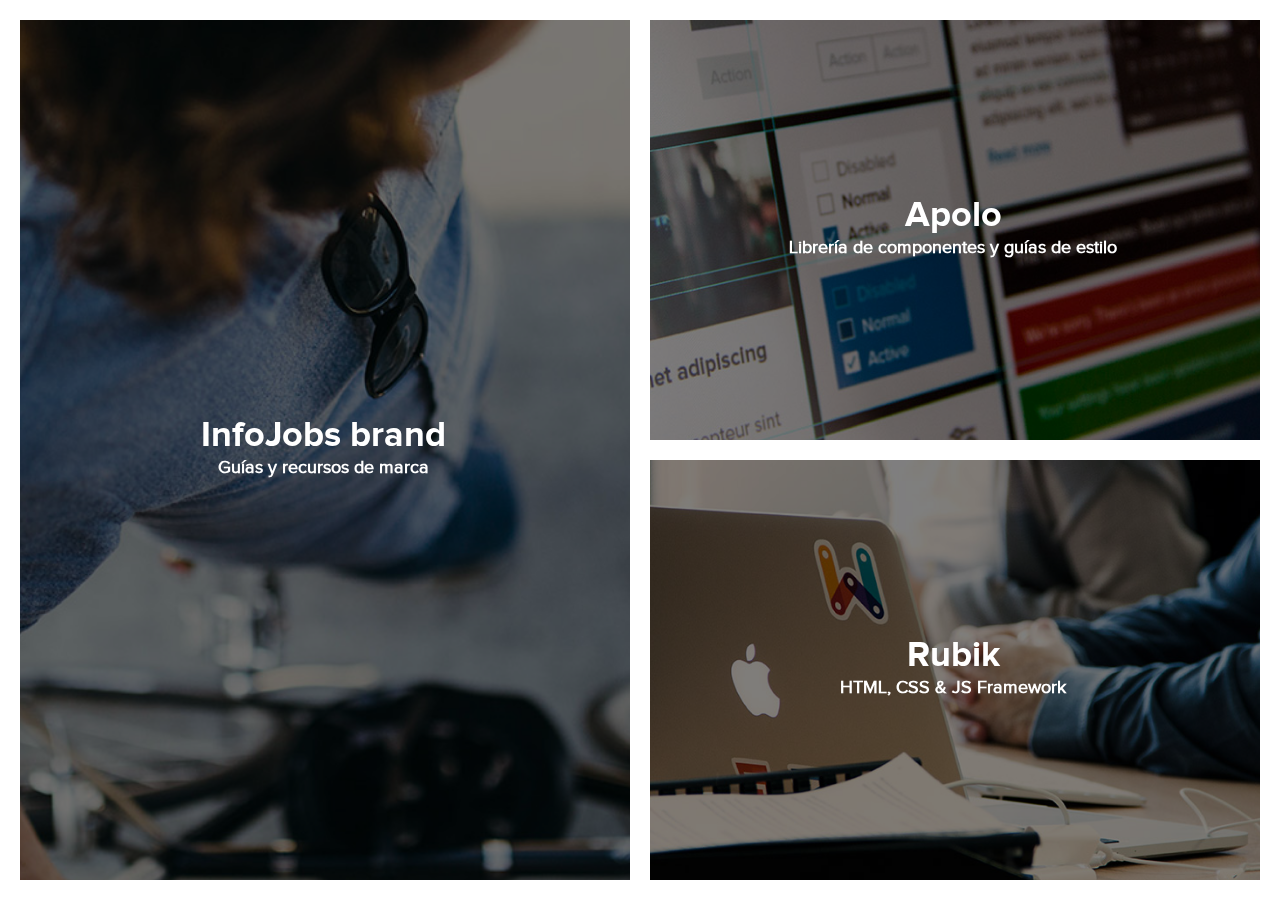
<file: index.html>
<!DOCTYPE html>
<html>
<head>
	<meta charset="utf-8">
	<title>InfoJobs Design</title>
	<meta name="description" content="">
	<meta name="viewport" content="width=device-width, initial-scale=1">

	<link rel="shortcut icon" sizes="196x196" href="images/touch/196.png">
	<link rel="shortcut icon" href="images/touch/57.png">

	<meta name="msapplication-TileImage" content="images/touch/144.png">
	<meta name="msapplication-TileColor" content="#222222">

	<link rel="stylesheet" href="css/style.css">
</head>
<body>
	<h1>InfoJobs</h1>
	<section class="container left">
		<a href="http://brand.infojobs.net">
			<article class="brand">
				<div class="background"></div>
				<div class="overlay"></div>
				<div class="overlay-color"></div>
				<span class="vertical">
					<h2>InfoJobs brand</h2>
					<h3>Guías y recursos de marca</h3>
				</span>
			</article>
		</a>
	</section>
	<section class="container right">
		<a href="http://apolo.infojobs.net">
			<article class="mikado top">
				<div class="background"></div>
				<div class="overlay"></div>
				<div class="overlay-color"></div>
				<span class="vertical">
					<h2>Apolo</h2>
					<h3>Librería de componentes y guías de estilo</h3>
				</span>
			</article>
		</a>
		<a href="http://design.infojobs.net/rubik">
			<article class="rubik bottom">
				<div class="background"></div>
				<div class="overlay"></div>
				<div class="overlay-color"></div>
				<span class="vertical">
					<h2>Rubik</h2>
					<h3>HTML, CSS & JS Framework</h3>
				</span>
			</article>
		</a>
	</section>
    <script>
        (function(i,s,o,g,r,a,m){i['GoogleAnalyticsObject']=r;i[r]=i[r]||function(){
        (i[r].q=i[r].q||[]).push(arguments)},i[r].l=1*new Date();a=s.createElement(o),
        m=s.getElementsByTagName(o)[0];a.async=1;a.src=g;m.parentNode.insertBefore(a,m)
        })(window,document,'script','//www.google-analytics.com/analytics.js','ga');

        ga('create', 'UA-60989462-1', 'auto');
        ga('send', 'pageview');

    </script>
</body>
</html>
</file>
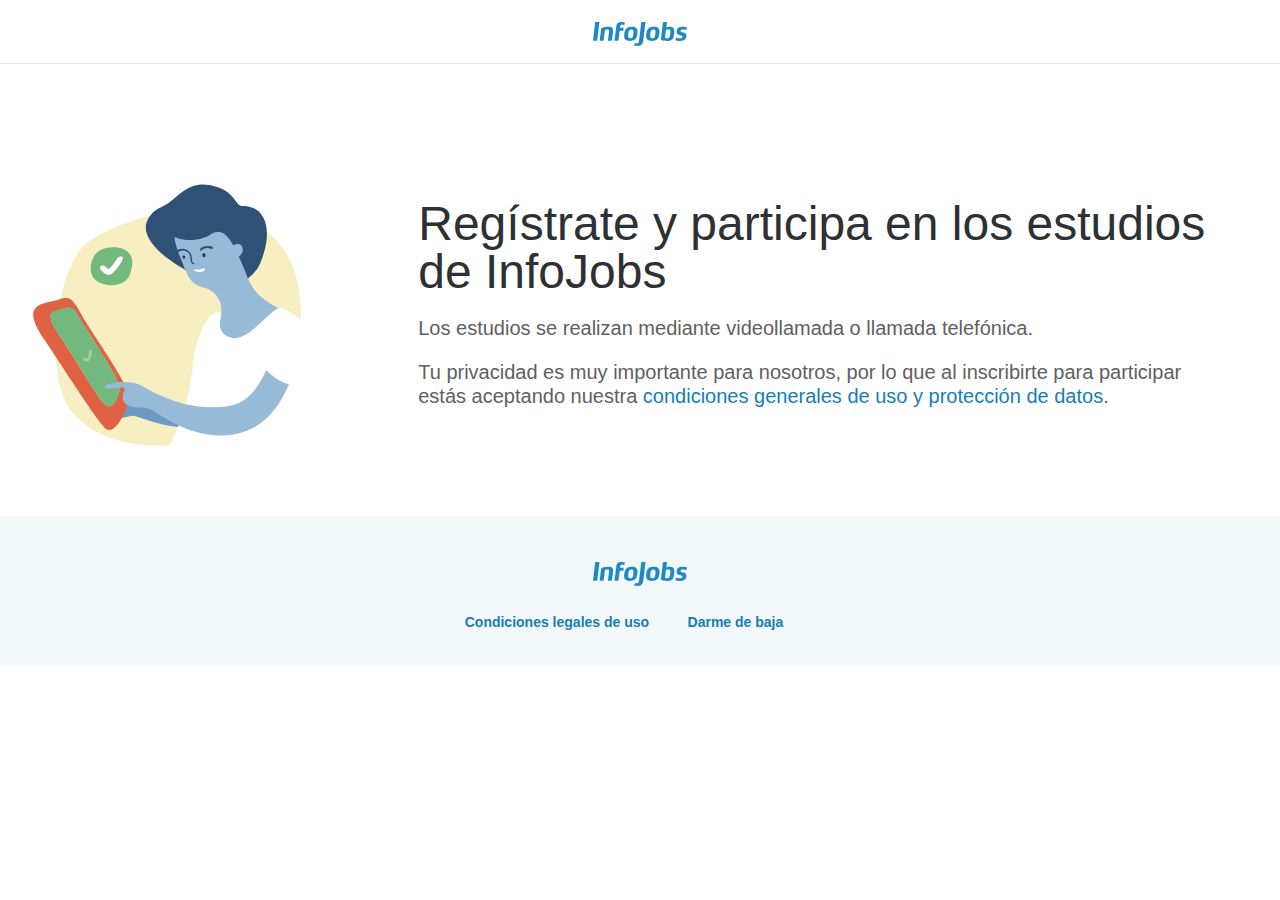
<file: panel-companies/infojobs-research-form.html>
<!DOCTYPE html>
<html xmlns="http://www.w3.org/1999/xhtml">
<meta charset="UTF-8">
<head>
    <meta name="viewport" content="width=device-width, initial-scale=1.0, maximum-scale=1.0, user-scalable=no" />
  <script src="../resources/lottie.js" type="text/javascript"></script>
  <link rel="stylesheet" type="text/css" href="../resources/style.css">
  <script
  src="https://code.jquery.com/jquery-1.12.4.min.js"
  integrity="sha256-ZosEbRLbNQzLpnKIkEdrPv7lOy9C27hHQ+Xp8a4MxAQ="
  crossorigin="anonymous"></script>
  <title>Regístrate para participar</title>
  <link rel="icon" type="image/x-icon" href="../resources/favicon.ico">
</head>
<body>
    <div class="header">
        <a onclick="document.location='infojobs-research.html'">
        <img class="header-logo" src="../resources/ij-logo-default.svg" alt="InfoJobs">
        </a>
    </div>
    <div class="content anim FU">
        <section id="section" class="section p-20 first-section row">
            <div class="col-4 lottie-ilustration">
                <div class="col-child">
                    <div class="lottie-onboarding" id="onboarding-4" alt="dos personas miran un móvil"></div>
                </div>
            </div>
            <div class="col-8" style="margin-top:32px;">
                <div class="col-child">
                    <h1 class="heading-1">Regístrate y participa en los estudios de InfoJobs</h1>
                    <p class="body-1" style="padding-right:24px;">
                        Los estudios se realizan mediante videollamada o llamada telefónica.</b> 
                    </p>
                    <p class="body-1" style="padding-right:24px;">
                        Tu privacidad es muy importante para nosotros, por lo que al inscribirte para participar estás aceptando nuestra <a onclick="document.location='infojobs-research-terms.html'">condiciones generales de uso y protección de datos</a>.
                    </p>
                </div>
            </div>
        </section>
        <div id="Emp" class="body-1">
            <div data-tf-live="01JQC7ZKV47XY2DFR42DFMMKP0"></div><script src="https://embed.typeform.com/next/embed.js"></script>
        </div>
    </div>
    <div class="footer">
        <div class="footer-content">
            <img class="header-logo" src="../resources/ij-logo-default.svg" alt="InfoJobs">
        </div>
        <div class="footer-content p-t-16">
            <button class="button button-link"><a onclick="document.location='infojobs-research-terms.html'"> Condiciones legales de uso </a></button>
            <button class="button button-link"><a onclick="document.location='infojobs-research-unsubscribe.html'"> Darme de baja</a></button>
        </div>
    </div>
    <script>
        function openPage(pageName,elmnt,color,height) {
            Array.from(document.querySelectorAll('.tablink')).map(element => element.classList.remove("isOpen"))
            elmnt.classList.add('isOpen')
        
          var i, tabcontent, tablinks;
          tabcontent = document.getElementsByClassName("tabcontent");
          for (i = 0; i < tabcontent.length; i++) {
            tabcontent[i].style.display = "none";
          }
          tablinks = document.getElementsByClassName("tablink");
          for (i = 0; i < tablinks.length; i++) {
            tablinks[i].style.backgroundColor = "";
          }
          document.getElementById(pageName).style.display = "block";
          elmnt.style.backgroundColor = color;
          document.querySelector("#" + pageName + " iframe").height=height;
        }

        // Get the element with class "isOpen" and click on it
        document.querySelector(".isOpen").click();
    </script>
    <script src="../resources/onboarding-4.js" type="text/javascript"></script>
</body>
</html>
</file>
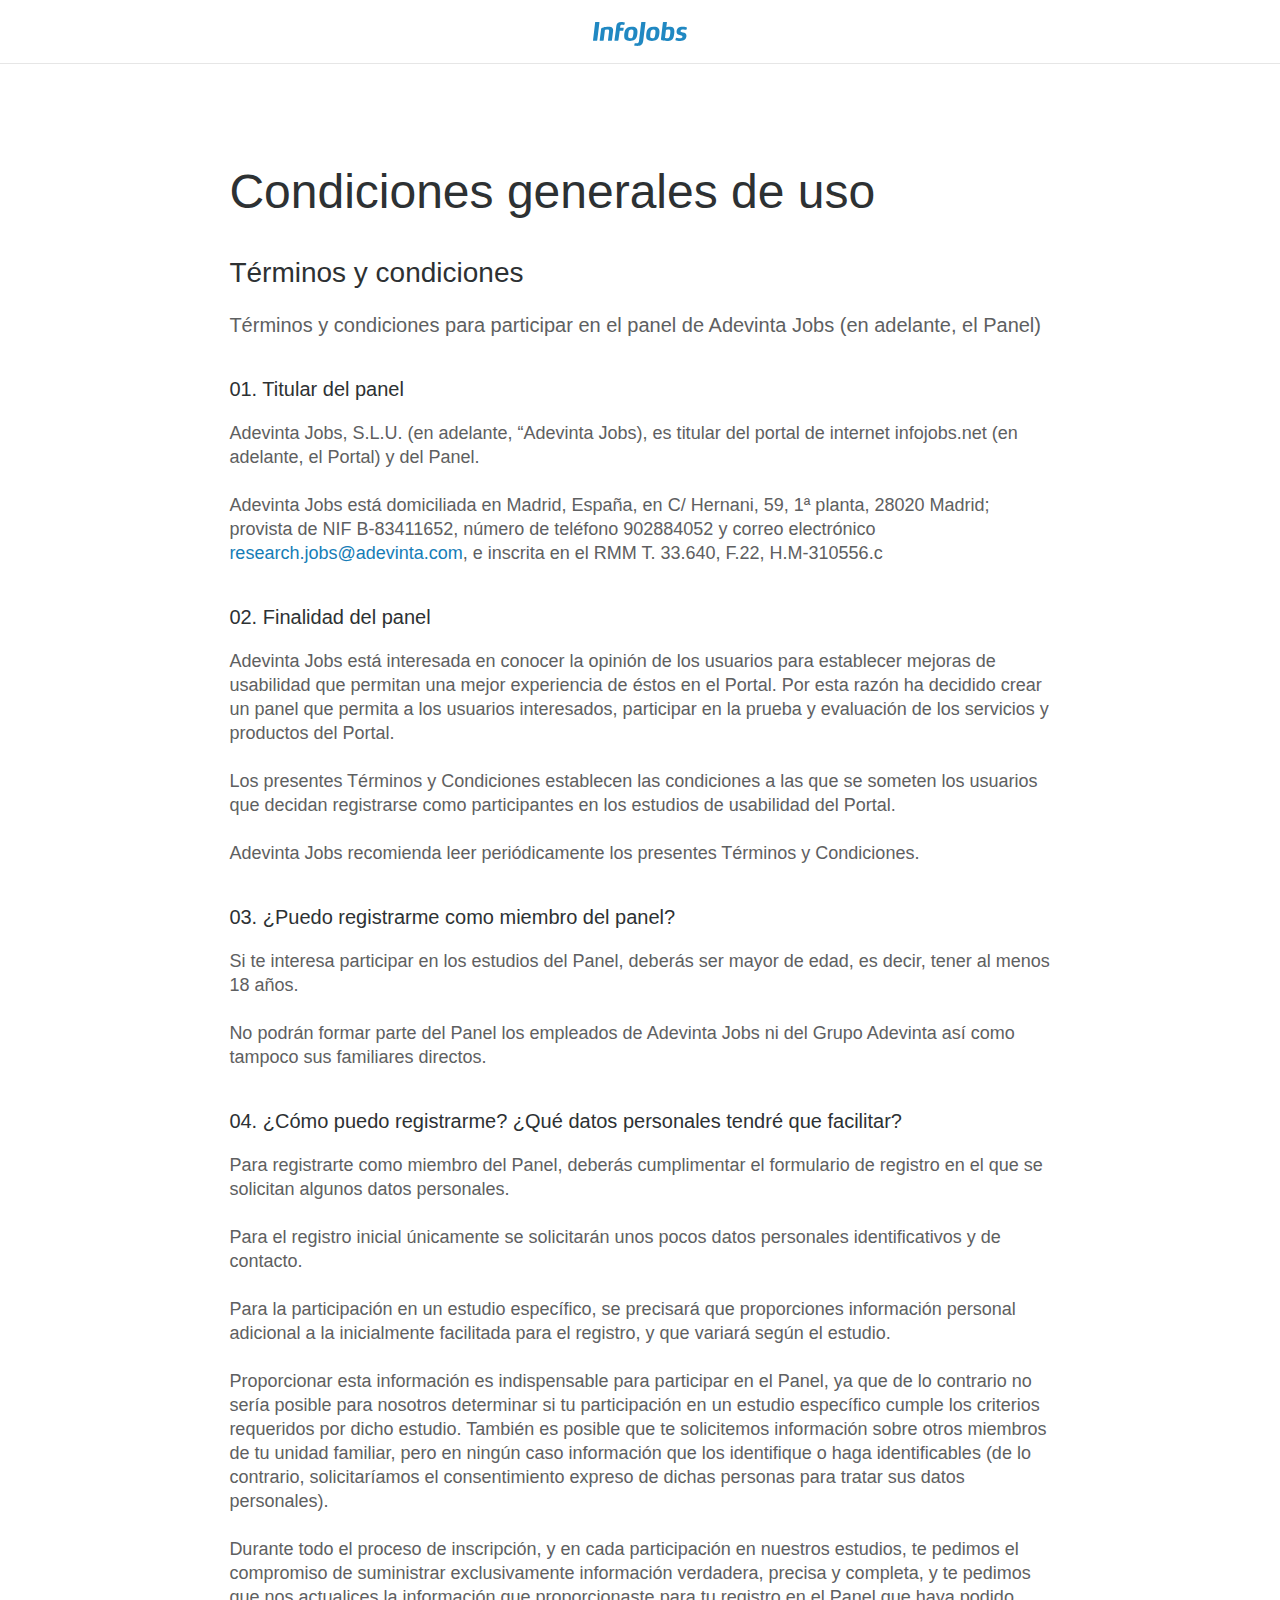
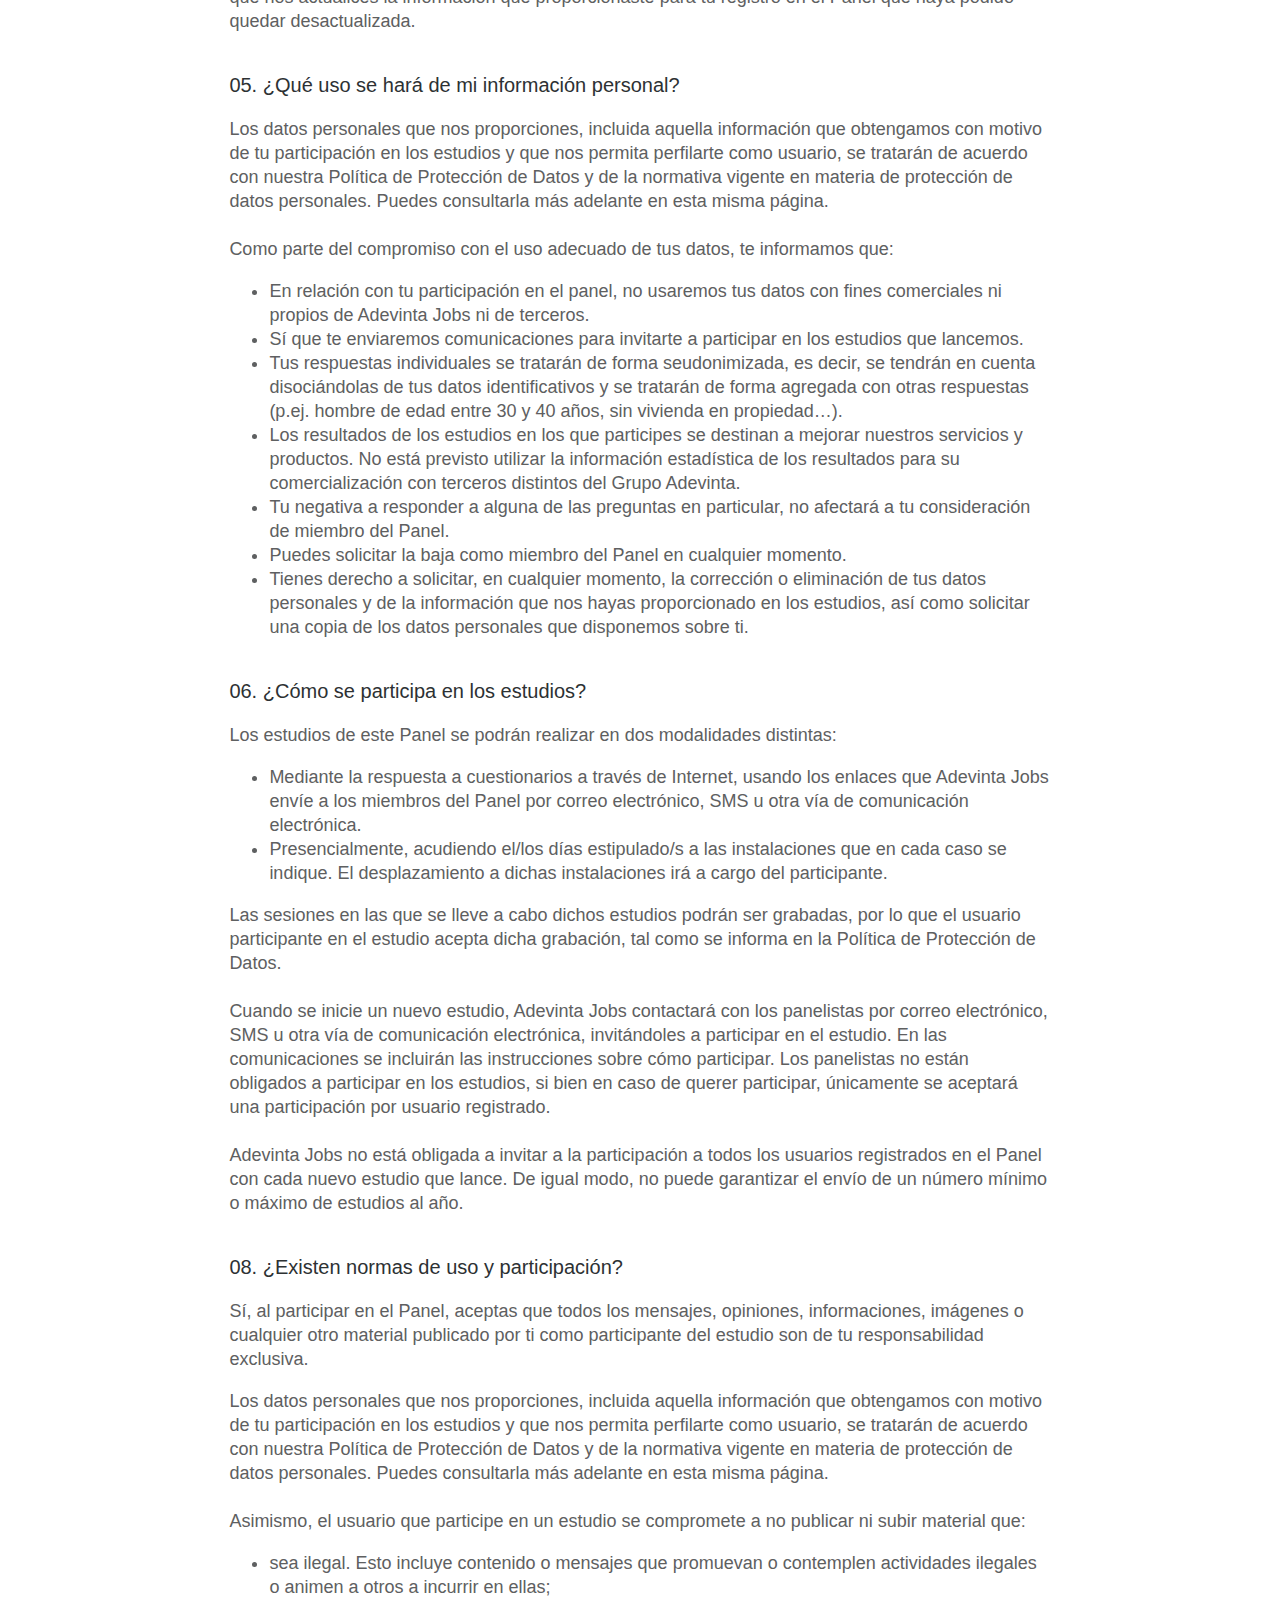
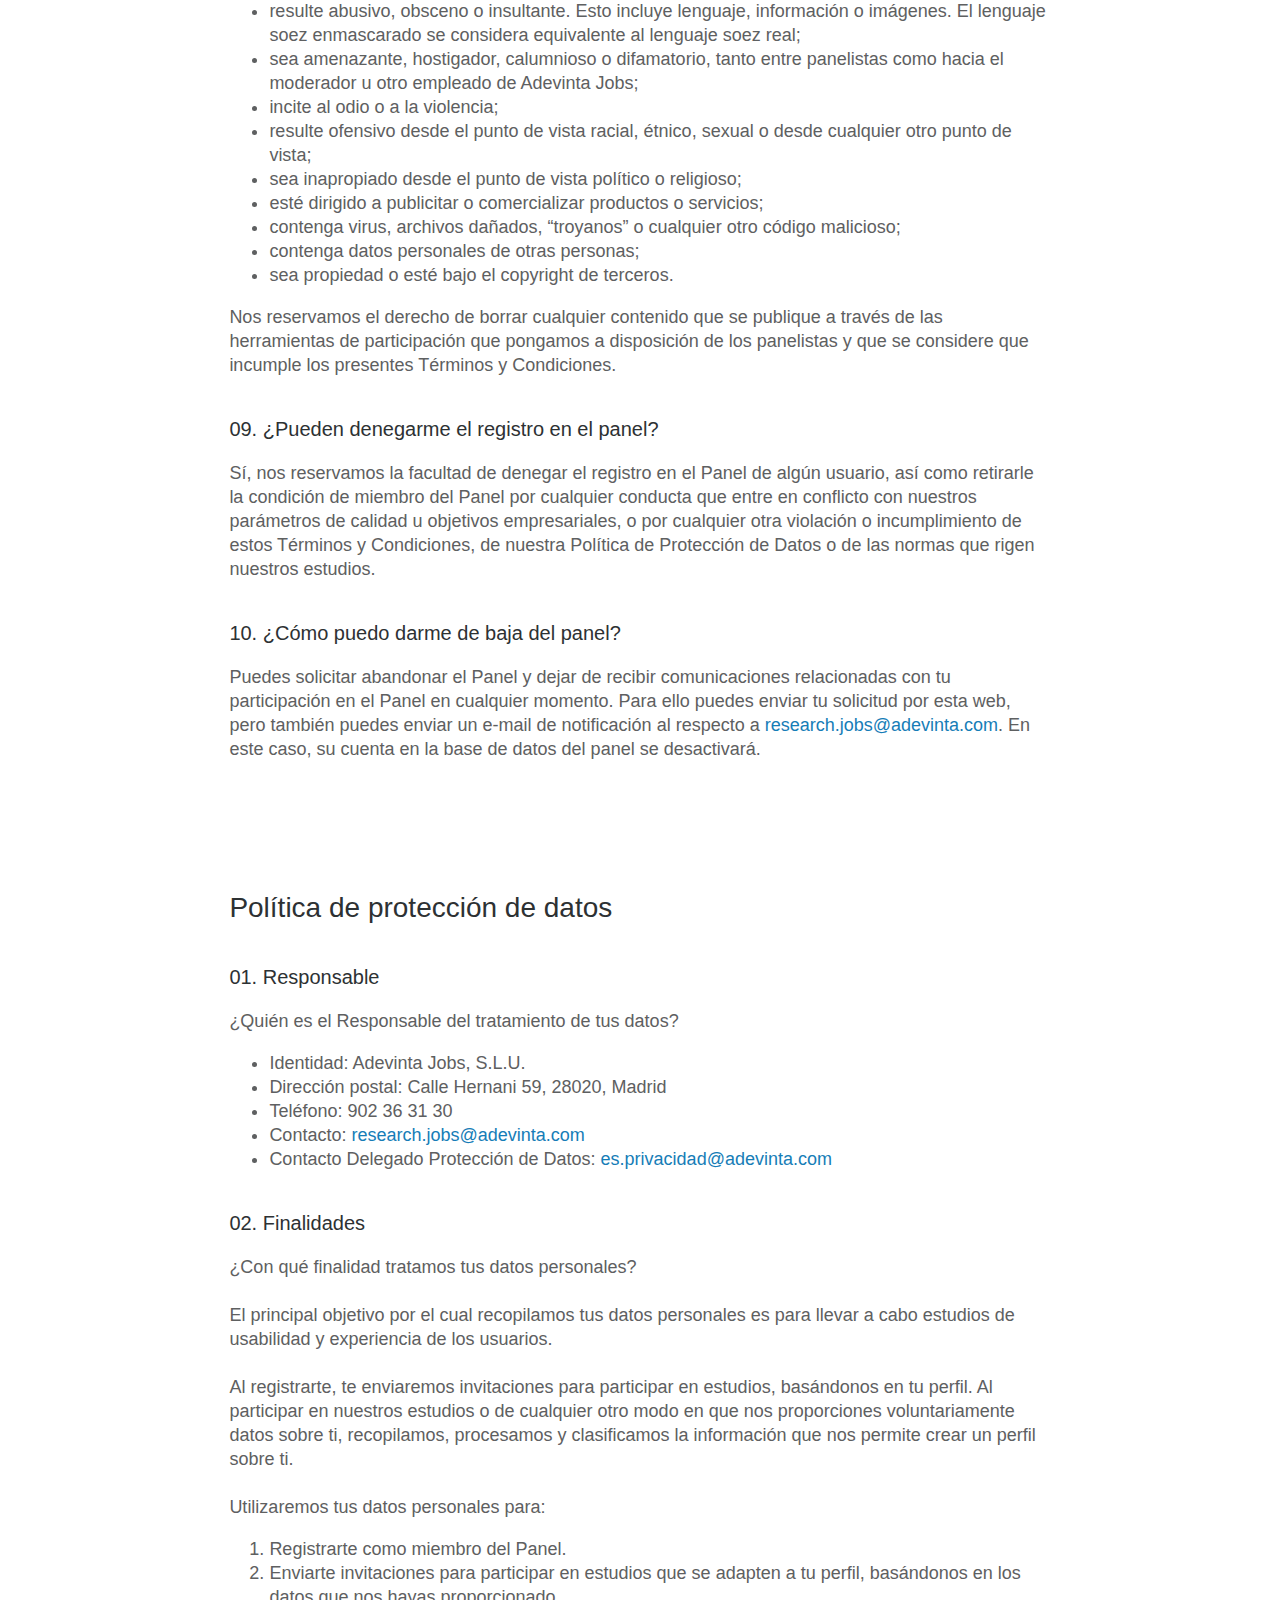
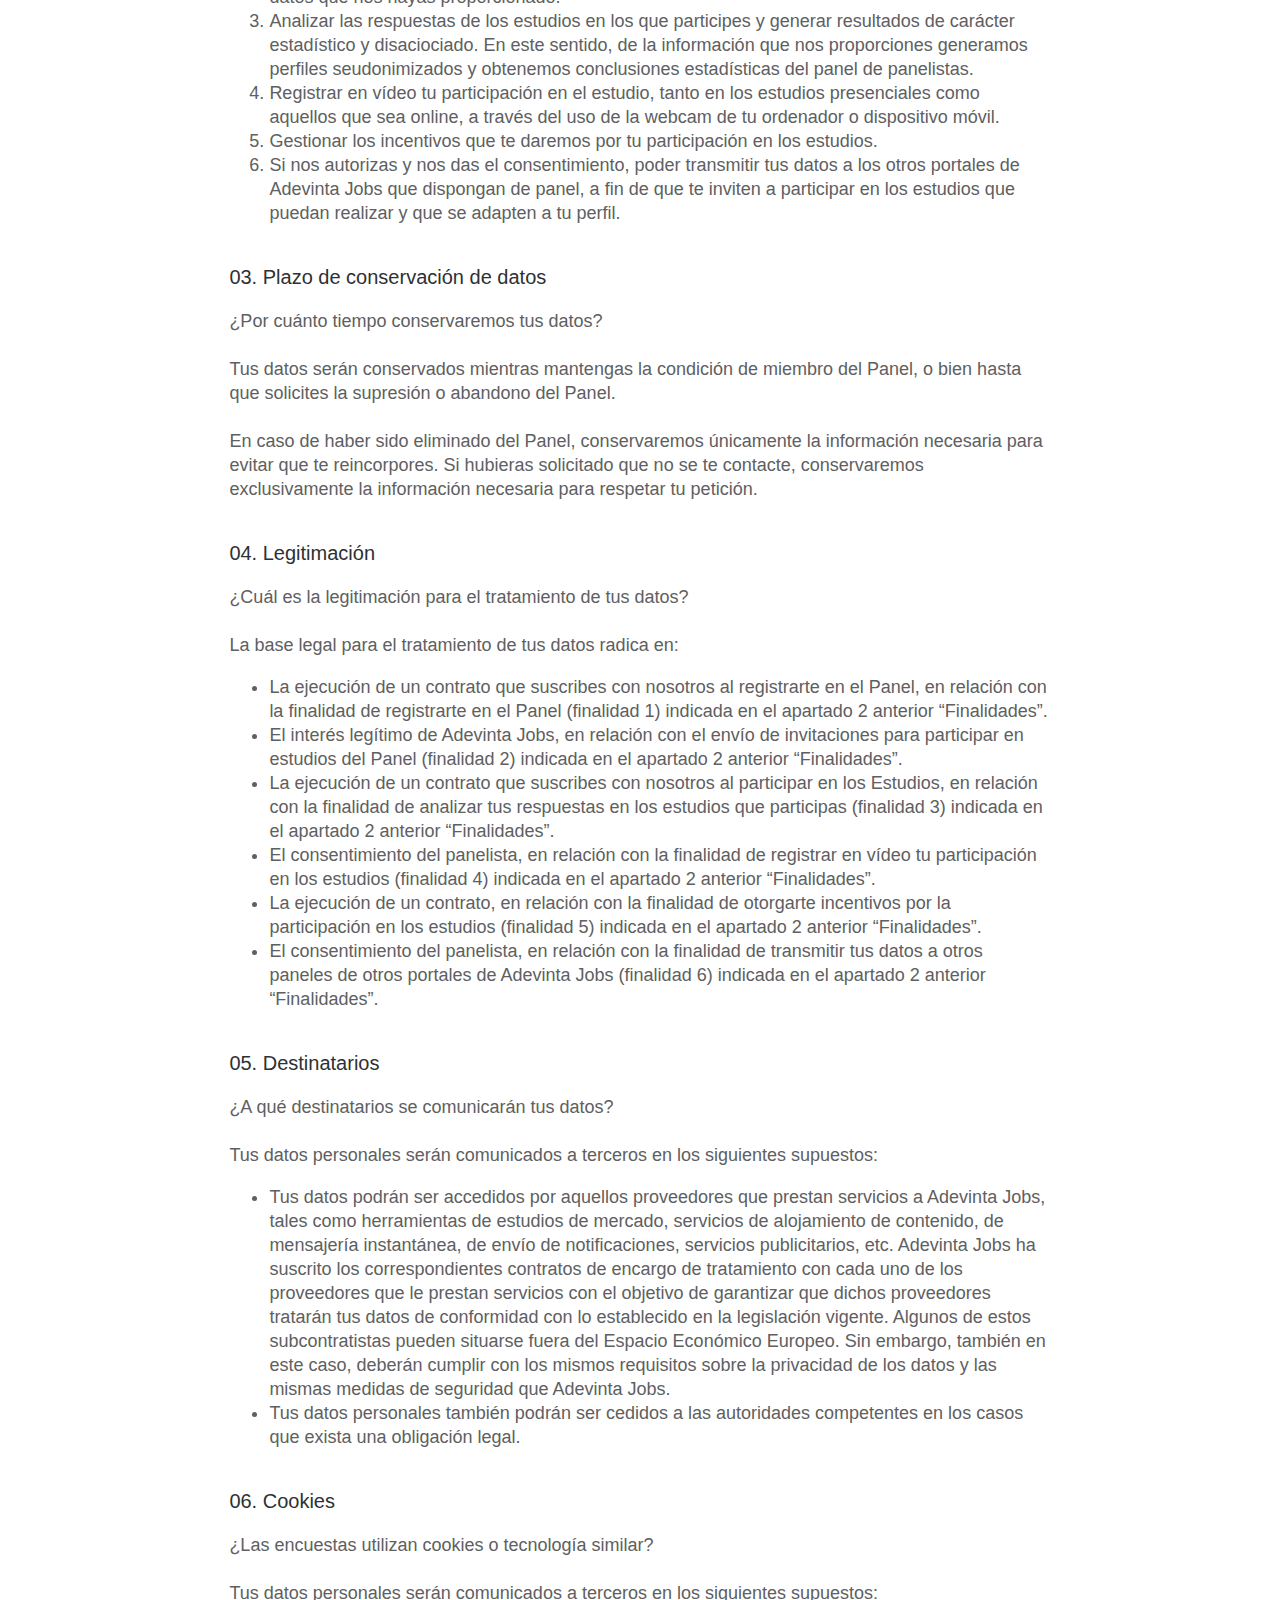
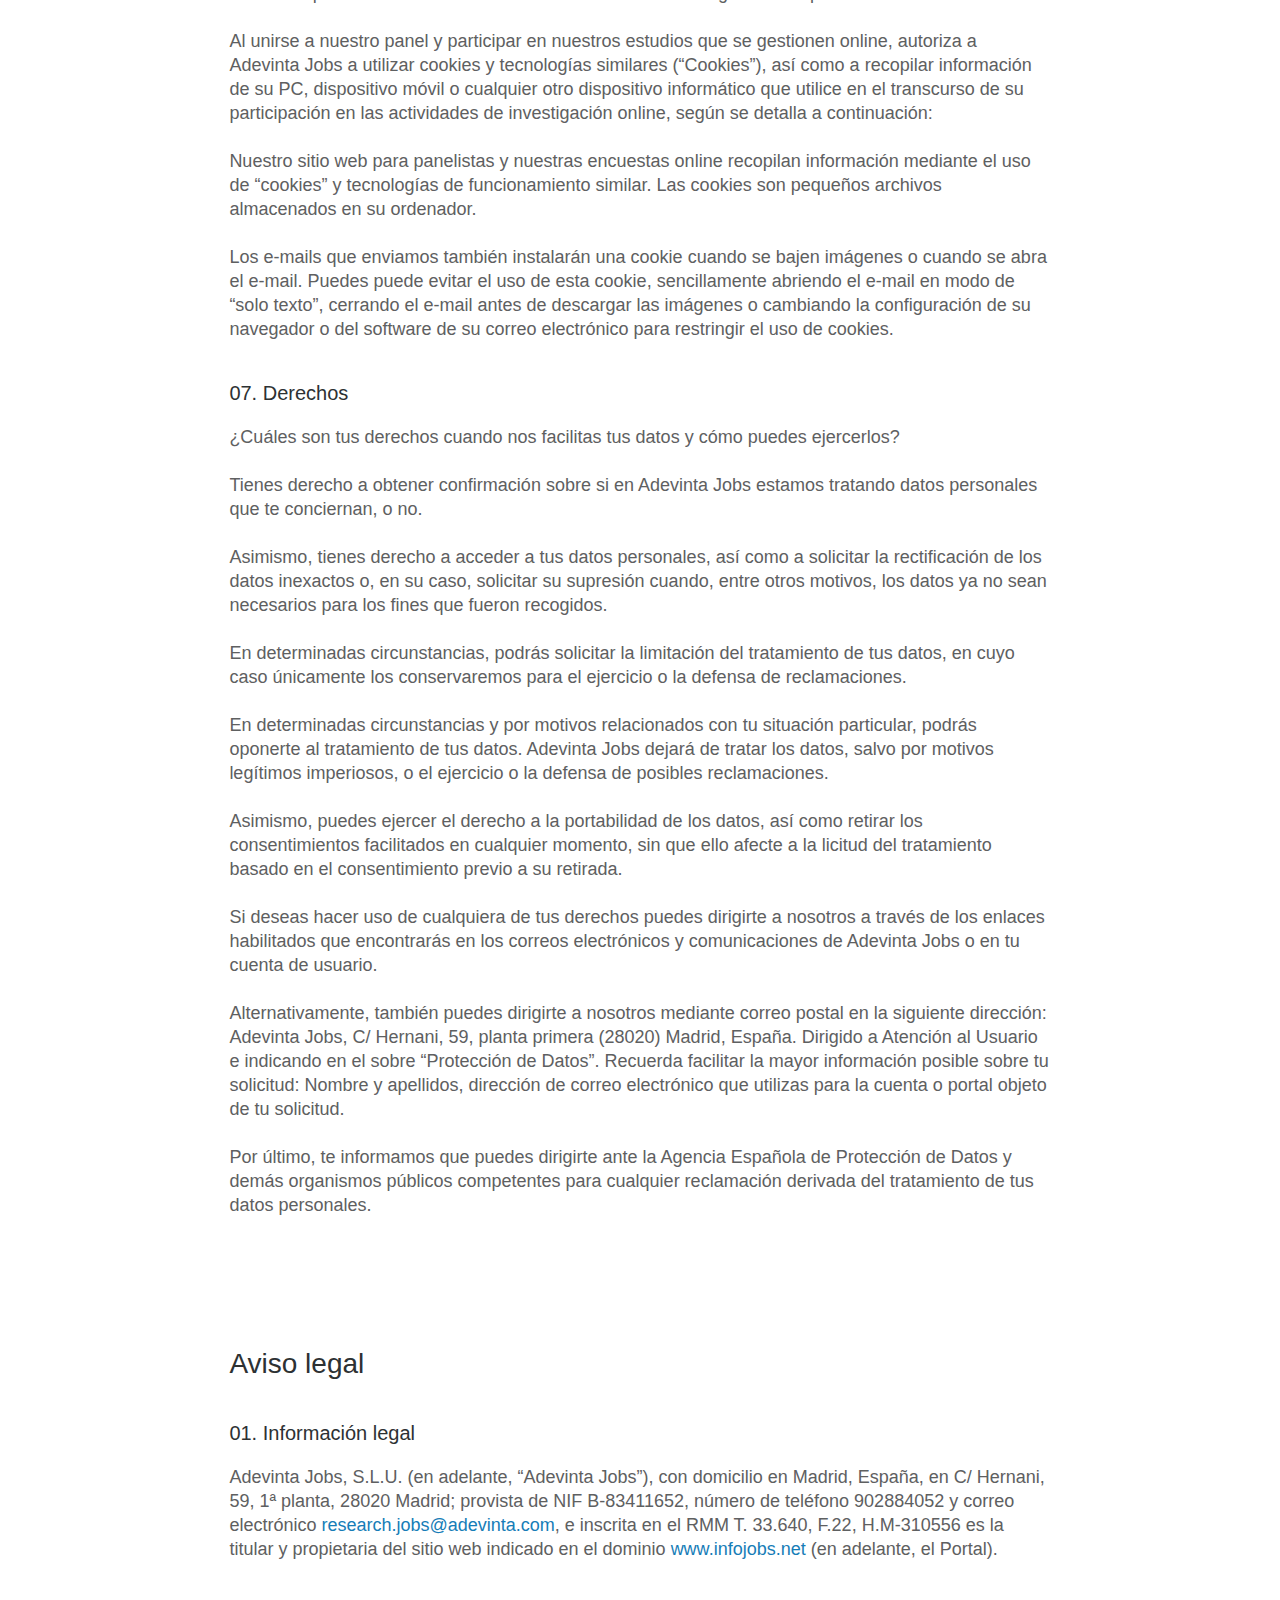
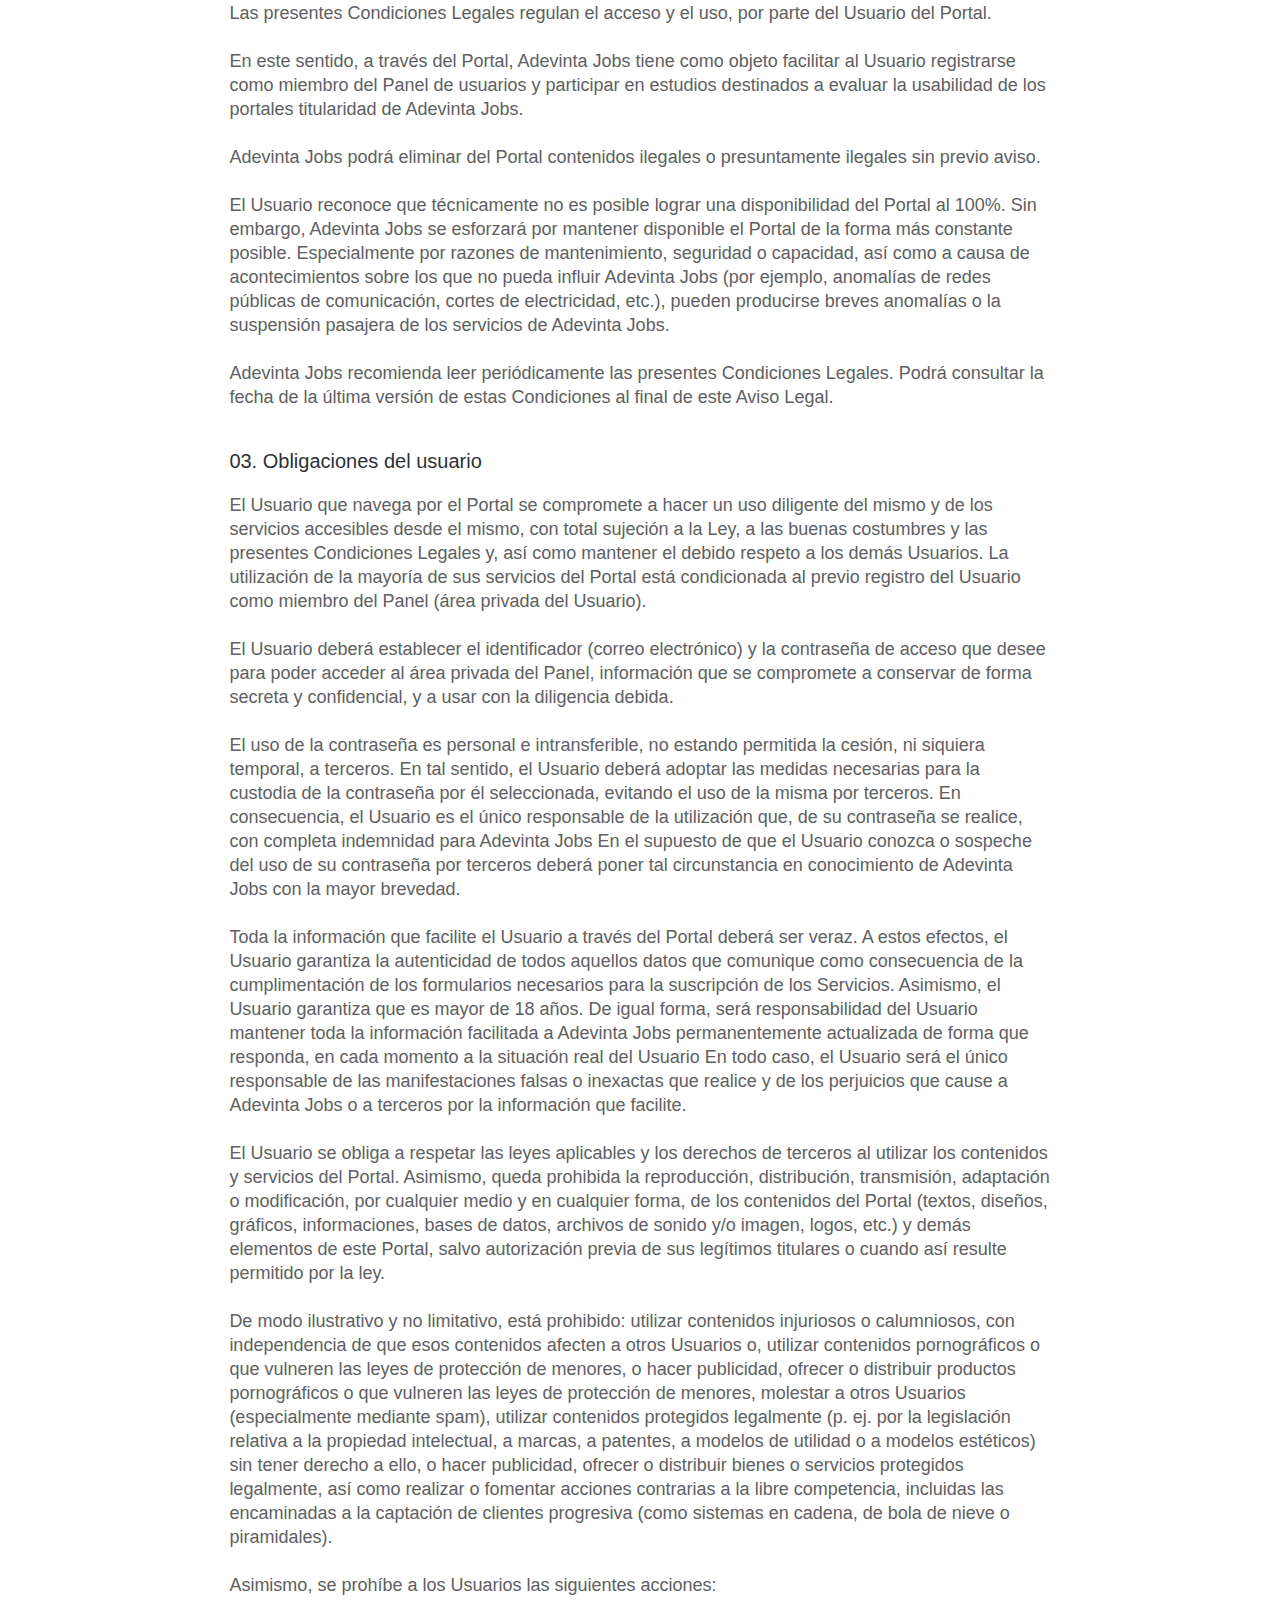
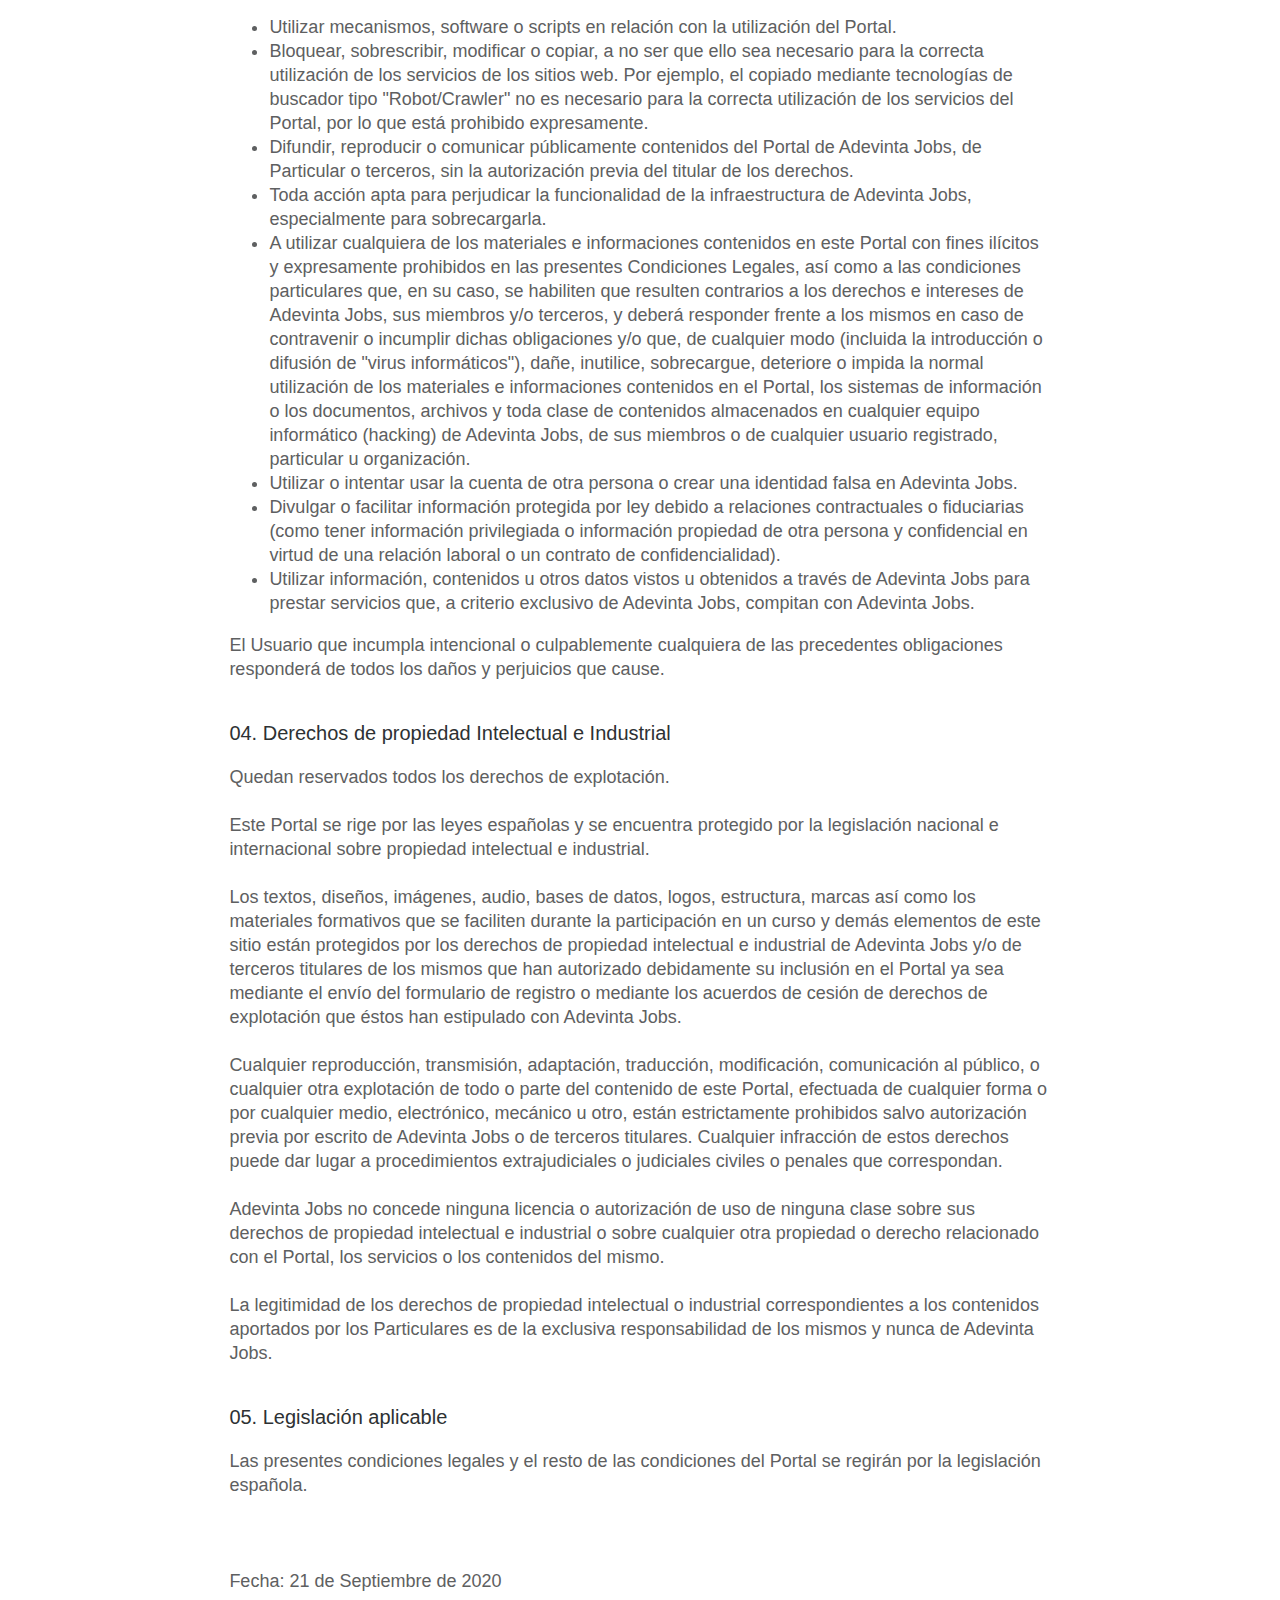
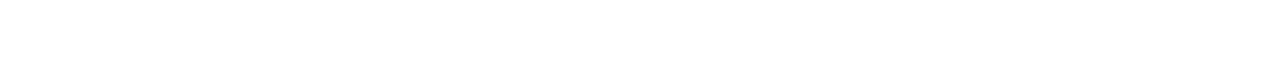
<file: panel-companies/infojobs-research-terms.html>
﻿<!DOCTYPE html>
<html xmlns="http://www.w3.org/1999/xhtml">
<meta charset="UTF-8">
<head>
    <meta name="viewport" content="width=device-width, initial-scale=1.0, maximum-scale=1.0, user-scalable=no" />
  <script src="../resources/lottie.js" type="text/javascript"></script>
  <link rel="stylesheet" type="text/css" href="../resources/style.css">
  <script
  src="https://code.jquery.com/jquery-1.12.4.min.js"
  integrity="sha256-ZosEbRLbNQzLpnKIkEdrPv7lOy9C27hHQ+Xp8a4MxAQ="
  crossorigin="anonymous"></script>
  <title>Condiciones de uso</title>
  <link rel="icon" type="image/x-icon" href="../resources/favicon.ico">
</head>
<body>
    <div class="header">
        <a onclick="document.location='infojobs-research.html'">
        <img class="header-logo" src="../resources/ij-logo-default.svg" alt="InfoJobs">
        </a>
    </div>
    <div class="content anim FU">
        <section id="section" class="section p-20 first-section row" style="display:flex;">
            <div class="col-8 col-s-12 col-child" style="margin: 0 auto;">
                <h1 class="heading-1" style="margin-bottom: 40px;">Condiciones generales de uso</h1>
                <h2 class="heading-2 mt-40">Términos y condiciones</h2>
                <p class="body-1">
                    Términos y condiciones para participar en el panel de Adevinta Jobs (en adelante, el Panel)
                </p>

                <h3 class="heading-3 mt-40">01. Titular del panel</h3>
                <p class="body-2">
                    Adevinta Jobs, S.L.U. (en adelante, “Adevinta Jobs), es titular del portal de internet infojobs.net (en adelante, el Portal) y del Panel.
                    <br></br>
                    Adevinta Jobs está domiciliada en Madrid, España, en C/ Hernani, 59, 1ª planta, 28020 Madrid; provista de NIF B-83411652, número de teléfono 902884052 y correo electrónico <a href="mailto:research.jobs@adevinta.com">research.jobs@adevinta.com</a>, e inscrita en el RMM T. 33.640, F.22, H.M-310556.c
                </p>

                <h3 class="heading-3 mt-40">02. Finalidad del panel</h3>
                <p class="body-2">
                    Adevinta Jobs está interesada en conocer la opinión de los usuarios para establecer mejoras de usabilidad que permitan una mejor experiencia de éstos en el Portal. Por esta razón ha decidido crear un panel que permita a los usuarios interesados, participar en la prueba y evaluación de los servicios y productos del Portal.
                    <br></br>
                    Los presentes Términos y Condiciones establecen las condiciones a las que se someten los usuarios que decidan registrarse como participantes en los estudios de usabilidad del Portal.
                    <br></br>
                    Adevinta Jobs recomienda leer periódicamente los presentes Términos y Condiciones.
                </p>

                <h3 class="heading-3 mt-40">03. ¿Puedo registrarme como miembro del panel?</h3>
                <p class="body-2">
                    Si te interesa participar en los estudios del Panel, deberás ser mayor de edad, es decir, tener al menos 18 años.
                    <br></br>
                    No podrán formar parte del Panel los empleados de Adevinta Jobs ni del Grupo Adevinta así como tampoco sus familiares directos.
                </p>
                <h3 class="heading-3 mt-40">04. ¿Cómo puedo registrarme? ¿Qué datos personales tendré que facilitar?</h3>
                <p class="body-2">
                    Para registrarte como miembro del Panel, deberás cumplimentar el formulario de registro en el que se solicitan algunos datos personales.
                    <br></br>
                    Para el registro inicial únicamente se solicitarán unos pocos datos personales identificativos y de contacto.
                    <br></br>
                    Para la participación en un estudio específico, se precisará que proporciones información personal adicional a la inicialmente facilitada para el registro, y que variará según el estudio.
                    <br></br>
                    Proporcionar esta información es indispensable para participar en el Panel, ya que de lo contrario no sería posible para nosotros determinar si tu participación en un estudio específico cumple los criterios requeridos por dicho estudio. También es posible que te solicitemos información sobre otros miembros de tu unidad familiar, pero en ningún caso información que los identifique o haga identificables (de lo contrario, solicitaríamos el consentimiento expreso de dichas personas para tratar sus datos personales).
                    <br></br>
                    Durante todo el proceso de inscripción, y en cada participación en nuestros estudios, te pedimos el compromiso de suministrar exclusivamente información verdadera, precisa y completa, y te pedimos que nos actualices la información que proporcionaste para tu registro en el Panel que haya podido quedar desactualizada.
                </p>

                <h3 class="heading-3 mt-40">05. ¿Qué uso se hará de mi información personal?</h3>
                <p class="body-2">
                    Los datos personales que nos proporciones, incluida aquella información que obtengamos con motivo de tu participación en los estudios y que nos permita perfilarte como usuario, se tratarán de acuerdo con nuestra Política de Protección de Datos y de la normativa vigente en materia de protección de datos personales. Puedes consultarla más adelante en esta misma página.
                    <br></br>
                    Como parte del compromiso con el uso adecuado de tus datos, te informamos que:
                    <ul class="body-2">
                        <li>En relación con tu participación en el panel, no usaremos tus datos con fines comerciales ni propios de Adevinta Jobs ni de terceros.</li>
                        <li>Sí que te enviaremos comunicaciones para invitarte a participar en los estudios que lancemos.</li>
                        <li>Tus respuestas individuales se tratarán de forma seudonimizada, es decir, se tendrán en cuenta disociándolas de tus datos identificativos y se tratarán de forma agregada con otras respuestas (p.ej. hombre de edad entre 30 y 40 años, sin vivienda en propiedad…).</li>
                        <li>Los resultados de los estudios en los que participes se destinan a mejorar nuestros servicios y productos. No está previsto utilizar la información estadística de los resultados para su comercialización con terceros distintos del Grupo Adevinta.</li>
                        <li>Tu negativa a responder a alguna de las preguntas en particular, no afectará a tu consideración de miembro del Panel.</li>
                        <li>Puedes solicitar la baja como miembro del Panel en cualquier momento.</li>
                        <li>Tienes derecho a solicitar, en cualquier momento, la corrección o eliminación de tus datos personales y de la información que nos hayas proporcionado en los estudios, así como solicitar una copia de los datos personales que disponemos sobre ti.</li>
                    </ul>
                </p>

                <h3 class="heading-3 mt-40">06. ¿Cómo se participa en los estudios?</h3>
                <p class="body-2">
                    Los estudios de este Panel se podrán realizar en dos modalidades distintas:
                    <ul class="body-2">
                        <li>Mediante la respuesta a cuestionarios a través de Internet, usando los enlaces que Adevinta Jobs envíe a los miembros del Panel por correo electrónico, SMS u otra vía de comunicación electrónica.</li>
                        <li>Presencialmente, acudiendo el/los días estipulado/s a las instalaciones que en cada caso se indique. El desplazamiento a dichas instalaciones irá a cargo del participante.</li>
                    </ul>
                </p>
                 <p class="body-2">
                    Las sesiones en las que se lleve a cabo dichos estudios podrán ser grabadas, por lo que el usuario participante en el estudio acepta dicha grabación, tal como se informa en la Política de Protección de Datos.
                    <br></br>
                    Cuando se inicie un nuevo estudio, Adevinta Jobs contactará con los panelistas por correo electrónico, SMS u otra vía de comunicación electrónica, invitándoles a participar en el estudio. En las comunicaciones se incluirán las instrucciones sobre cómo participar. Los panelistas no están obligados a participar en los estudios, si bien en caso de querer participar, únicamente se aceptará una participación por usuario registrado.
                    <br></br>
                    Adevinta Jobs no está obligada a invitar a la participación a todos los usuarios registrados en el Panel con cada nuevo estudio que lance. De igual modo, no puede garantizar el envío de un número mínimo o máximo de estudios al año.
                </p>

                <h3 class="heading-3 mt-40">08. ¿Existen normas de uso y participación?</h3>
                <p class="body-2">
                    Sí, al participar en el Panel, aceptas que todos los mensajes, opiniones, informaciones, imágenes o cualquier otro material publicado por ti como participante del estudio son de tu responsabilidad exclusiva.
                </p>
                <p class="body-2">
                    Los datos personales que nos proporciones, incluida aquella información que obtengamos con motivo de tu participación en los estudios y que nos permita perfilarte como usuario, se tratarán de acuerdo con nuestra Política de Protección de Datos y de la normativa vigente en materia de protección de datos personales. Puedes consultarla más adelante en esta misma página.
                    <br></br>
                    Asimismo, el usuario que participe en un estudio se compromete a no publicar ni subir material que:
                    <ul class="body-2">
                        <li>sea ilegal. Esto incluye contenido o mensajes que promuevan o contemplen actividades ilegales o animen a otros a incurrir en ellas;</li>
                        <li>resulte abusivo, obsceno o insultante. Esto incluye lenguaje, información o imágenes. El lenguaje soez enmascarado se considera equivalente al lenguaje soez real;</li>
                        <li>sea amenazante, hostigador, calumnioso o difamatorio, tanto entre panelistas como hacia el moderador u otro empleado de Adevinta Jobs;</li>
                        <li>incite al odio o a la violencia;</li>
                        <li>resulte ofensivo desde el punto de vista racial, étnico, sexual o desde cualquier otro punto de vista;</li>
                        <li>sea inapropiado desde el punto de vista político o religioso;</li>
                        <li>esté dirigido a publicitar o comercializar productos o servicios;</li>
                        <li>contenga virus, archivos dañados, “troyanos” o cualquier otro código malicioso;</li>
                        <li>contenga datos personales de otras personas;</li>
                        <li>sea propiedad o esté bajo el copyright de terceros.</li>
                    </ul>
                </p>
                <p class="body-2">
                Nos reservamos el derecho de borrar cualquier contenido que se publique a través de las herramientas de participación que pongamos a disposición de los panelistas y que se considere que incumple los presentes Términos y Condiciones.
                </p>

                <h3 class="heading-3 mt-40">09. ¿Pueden denegarme el registro en el panel?</h3>
                <p class="body-2">
                    Sí, nos reservamos la facultad de denegar el registro en el Panel de algún usuario, así como retirarle la condición de miembro del Panel por cualquier conducta que entre en conflicto con nuestros parámetros de calidad u objetivos empresariales, o por cualquier otra violación o incumplimiento de estos Términos y Condiciones, de nuestra Política de Protección de Datos o de las normas que rigen nuestros estudios.
                </p>

                <h3 class="heading-3 mt-40">10. ¿Cómo puedo darme de baja del panel?</h3>
                <p class="body-2">
                    Puedes solicitar abandonar el Panel y dejar de recibir comunicaciones relacionadas con tu participación en el Panel en cualquier momento. Para ello puedes enviar tu solicitud por esta web, pero también puedes enviar un e-mail de notificación al respecto a <a href="mailto:research.jobs@adevinta.com">research.jobs@adevinta.com</a>. En este caso, su cuenta en la base de datos del panel se desactivará.
                </p>

                <br></br>
                <br></br>

                <h2 class="heading-2 mt-40">Política de protección de datos</h2>

                <h3 class="heading-3 mt-40">01. Responsable</h3>
                <p class="body-2">
                ¿Quién es el Responsable del tratamiento de tus datos?
                    <ul class="body-2">
                        <li>Identidad: Adevinta Jobs, S.L.U.</li>
                        <li>Dirección postal: Calle Hernani 59, 28020, Madrid</li>
                        <li>Teléfono: 902 36 31 30</li>
                        <li>Contacto: <a href="mailto:research.jobs@adevinta.com">research.jobs@adevinta.com</a></li>
                        <li>Contacto Delegado Protección de Datos: <a href="mailto:es.privacidad@adevinta.com">es.privacidad@adevinta.com</a></li>
                    </ul>
                </p>

                <h3 class="heading-3 mt-40">02. Finalidades</h3>
                <p class="body-2">
                ¿Con qué finalidad tratamos tus datos personales?
                <br></br>
                El principal objetivo por el cual recopilamos tus datos personales es para llevar a cabo estudios de usabilidad y experiencia de los usuarios.
                <br></br>
                Al registrarte, te enviaremos invitaciones para participar en estudios, basándonos en tu perfil. Al participar en nuestros estudios o de cualquier otro modo en que nos proporciones voluntariamente datos sobre ti, recopilamos, procesamos y clasificamos la información que nos permite crear un perfil sobre ti.
                <br></br>
                Utilizaremos tus datos personales para:

                    <ol class="body-2">
                        <li>Registrarte como miembro del Panel.</li>
                        <li>Enviarte invitaciones para participar en estudios que se adapten a tu perfil, basándonos en los datos que nos hayas proporcionado.</li>
                        <li>Analizar las respuestas de los estudios en los que participes y generar resultados de carácter estadístico y disaciociado. En este sentido, de la información que nos proporciones generamos perfiles seudonimizados y obtenemos conclusiones estadísticas del panel de panelistas.</li>
                        <li>Registrar en vídeo tu participación en el estudio, tanto en los estudios presenciales como aquellos que sea online, a través del uso de la webcam de tu ordenador o dispositivo móvil.</li>
                        <li>Gestionar los incentivos que te daremos por tu participación en los estudios.</li>
                        <li>Si nos autorizas y nos das el consentimiento, poder transmitir tus datos a los otros portales de Adevinta Jobs que dispongan de panel, a fin de que te inviten a participar en los estudios que puedan realizar y que se adapten a tu perfil.</li>
                    </ol>
                </p>

                <h3 class="heading-3 mt-40">03. Plazo de conservación de datos</h3>
                <p class="body-2">
                ¿Por cuánto tiempo conservaremos tus datos?
                <br></br>
                Tus datos serán conservados mientras mantengas la condición de miembro del Panel, o bien hasta que solicites la supresión o abandono del Panel.
                <br></br>
                En caso de haber sido eliminado del Panel, conservaremos únicamente la información necesaria para evitar que te reincorpores. Si hubieras solicitado que no se te contacte, conservaremos exclusivamente la información necesaria para respetar tu petición.
                </p>

                <h3 class="heading-3 mt-40">04. Legitimación</h3>
                <p class="body-2">
                ¿Cuál es la legitimación para el tratamiento de tus datos?
                <br></br>
                La base legal para el tratamiento de tus datos radica en:
                    <ul class="body-2">
                        <li>La ejecución de un contrato que suscribes con nosotros al registrarte en el Panel, en relación con la finalidad de registrarte en el Panel (finalidad 1) indicada en el apartado 2 anterior “Finalidades”.</li>
                        <li>El interés legítimo de Adevinta Jobs, en relación con el envío de invitaciones para participar en estudios del Panel (finalidad 2) indicada en el apartado 2 anterior “Finalidades”.</li>
                        <li>La ejecución de un contrato que suscribes con nosotros al participar en los Estudios, en relación con la finalidad de analizar tus respuestas en los estudios que participas (finalidad 3) indicada en el apartado 2 anterior “Finalidades”.</li>
                        <li>El consentimiento del panelista, en relación con la finalidad de registrar en vídeo tu participación en los estudios (finalidad 4) indicada en el apartado 2 anterior “Finalidades”.</li>
                        <li>La ejecución de un contrato, en relación con la finalidad de otorgarte incentivos por la participación en los estudios (finalidad 5) indicada en el apartado 2 anterior “Finalidades”.</li>
                        <li>El consentimiento del panelista, en relación con la finalidad de transmitir tus datos a otros paneles de otros portales de Adevinta Jobs (finalidad 6) indicada en el apartado 2 anterior “Finalidades”.</li>
                    </ul>
                </p>

                <h3 class="heading-3 mt-40">05. Destinatarios</h3>
                <p class="body-2">
                ¿A qué destinatarios se comunicarán tus datos?
                <br></br>
                Tus datos personales serán comunicados a terceros en los siguientes supuestos:
                    <ul class="body-2">
                        <li>Tus datos podrán ser accedidos por aquellos proveedores que prestan servicios a Adevinta Jobs, tales como herramientas de estudios de mercado, servicios de alojamiento de contenido, de mensajería instantánea, de envío de notificaciones, servicios publicitarios, etc. Adevinta Jobs ha suscrito los correspondientes contratos de encargo de tratamiento con cada uno de los proveedores que le prestan servicios con el objetivo de garantizar que dichos proveedores tratarán tus datos de conformidad con lo establecido en la legislación vigente. Algunos de estos subcontratistas pueden situarse fuera del Espacio Económico Europeo. Sin embargo, también en este caso, deberán cumplir con los mismos requisitos sobre la privacidad de los datos y las mismas medidas de seguridad que Adevinta Jobs.</li>
                        <li>Tus datos personales también podrán ser cedidos a las autoridades competentes en los casos que exista una obligación legal.</li>
                    </ul>
                </p>

                <h3 class="heading-3 mt-40">06. Cookies</h3>
                <p class="body-2">
                ¿Las encuestas utilizan cookies o tecnología similar?
                <br></br>
                Tus datos personales serán comunicados a terceros en los siguientes supuestos:
                <br></br>
                Al unirse a nuestro panel y participar en nuestros estudios que se gestionen online, autoriza a Adevinta Jobs a utilizar cookies y tecnologías similares (“Cookies”), así como a recopilar información de su PC, dispositivo móvil o cualquier otro dispositivo informático que utilice en el transcurso de su participación en las actividades de investigación online, según se detalla a continuación:
                <br></br>
                Nuestro sitio web para panelistas y nuestras encuestas online recopilan información mediante el uso de “cookies” y tecnologías de funcionamiento similar. Las cookies son pequeños archivos almacenados en su ordenador.
                <br></br>
                Los e-mails que enviamos también instalarán una cookie cuando se bajen imágenes o cuando se abra el e-mail. Puedes puede evitar el uso de esta cookie, sencillamente abriendo el e-mail en modo de “solo texto”, cerrando el e-mail antes de descargar las imágenes o cambiando la configuración de su navegador o del software de su correo electrónico para restringir el uso de cookies.
                </p>
                <h3 class="heading-3 mt-40">07. Derechos</h3>
                <p class="body-2">
                ¿Cuáles son tus derechos cuando nos facilitas tus datos y cómo puedes ejercerlos?
                <br></br>
                Tienes derecho a obtener confirmación sobre si en Adevinta Jobs estamos tratando datos personales que te conciernan, o no.
                <br></br>
                Asimismo, tienes derecho a acceder a tus datos personales, así como a solicitar la rectificación de los datos inexactos o, en su caso, solicitar su supresión cuando, entre otros motivos, los datos ya no sean necesarios para los fines que fueron recogidos.
                <br></br>
                En determinadas circunstancias, podrás solicitar la limitación del tratamiento de tus datos, en cuyo caso únicamente los conservaremos para el ejercicio o la defensa de reclamaciones.
                <br></br>
                En determinadas circunstancias y por motivos relacionados con tu situación particular, podrás oponerte al tratamiento de tus datos. Adevinta Jobs dejará de tratar los datos, salvo por motivos legítimos imperiosos, o el ejercicio o la defensa de posibles reclamaciones.
                <br></br>
                Asimismo, puedes ejercer el derecho a la portabilidad de los datos, así como retirar los consentimientos facilitados en cualquier momento, sin que ello afecte a la licitud del tratamiento basado en el consentimiento previo a su retirada.
                <br></br>
                Si deseas hacer uso de cualquiera de tus derechos puedes dirigirte a nosotros a través de los enlaces habilitados que encontrarás en los correos electrónicos y comunicaciones de Adevinta Jobs o en tu cuenta de usuario.
                <br></br>
                Alternativamente, también puedes dirigirte a nosotros mediante correo postal en la siguiente dirección: Adevinta Jobs, C/ Hernani, 59, planta primera (28020) Madrid, España. Dirigido a Atención al Usuario e indicando en el sobre “Protección de Datos”. Recuerda facilitar la mayor información posible sobre tu solicitud: Nombre y apellidos, dirección de correo electrónico que utilizas para la cuenta o portal objeto de tu solicitud.
                <br></br>
                Por último, te informamos que puedes dirigirte ante la Agencia Española de Protección de Datos y demás organismos públicos competentes para cualquier reclamación derivada del tratamiento de tus datos personales.
                </p>

                <br></br>
                <br></br>

                <h2 class="heading-2 mt-40">Aviso legal</h2>

                <h3 class="heading-3 mt-40">01. Información legal</h3>
                <p class="body-2">
                Adevinta Jobs, S.L.U. (en adelante, “Adevinta Jobs”), con domicilio en Madrid, España, en C/ Hernani, 59, 1ª planta, 28020 Madrid; provista de NIF B-83411652, número de teléfono 902884052 y correo electrónico <a href="mailto:research.jobs@adevinta.com">research.jobs@adevinta.com</a>, e inscrita en el RMM T. 33.640, F.22, H.M-310556 es la titular y propietaria del sitio web indicado en el dominio <a href="https://www.infojobs.net" target="_blank">www.infojobs.net </a> (en adelante, el Portal).
                </p>

                <h3 class="heading-3 mt-40"></h3>
                <p class="body-2">
                Las presentes Condiciones Legales regulan el acceso y el uso, por parte del Usuario del Portal.
                <br></br>
                En este sentido, a través del Portal, Adevinta Jobs tiene como objeto facilitar al Usuario registrarse como miembro del Panel de usuarios y participar en estudios destinados a evaluar la usabilidad de los portales titularidad de Adevinta Jobs.
                <br></br>
                Adevinta Jobs podrá eliminar del Portal contenidos ilegales o presuntamente ilegales sin previo aviso.
                <br></br>
                El Usuario reconoce que técnicamente no es posible lograr una disponibilidad del Portal al 100%. Sin embargo, Adevinta Jobs se esforzará por mantener disponible el Portal de la forma más constante posible. Especialmente por razones de mantenimiento, seguridad o capacidad, así como a causa de acontecimientos sobre los que no pueda influir Adevinta Jobs (por ejemplo, anomalías de redes públicas de comunicación, cortes de electricidad, etc.), pueden producirse breves anomalías o la suspensión pasajera de los servicios de Adevinta Jobs.
                <br></br>
                Adevinta Jobs recomienda leer periódicamente las presentes Condiciones Legales. Podrá consultar la fecha de la última versión de estas Condiciones al final de este Aviso Legal.
                </p>

                <h3 class="heading-3 mt-40">03. Obligaciones del usuario</h3>
                <p class="body-2">
                El Usuario que navega por el Portal se compromete a hacer un uso diligente del mismo y de los servicios accesibles desde el mismo, con total sujeción a la Ley, a las buenas costumbres y las presentes Condiciones Legales y, así como mantener el debido respeto a los demás Usuarios.
                La utilización de la mayoría de sus servicios del Portal está condicionada al previo registro del Usuario como miembro del Panel (área privada del Usuario).
                <br></br>
                El Usuario deberá establecer el identificador (correo electrónico) y la contraseña de acceso que desee para poder acceder al área privada del Panel, información que se compromete a conservar de forma secreta y confidencial, y a usar con la diligencia debida.
                <br></br>
                El uso de la contraseña es personal e intransferible, no estando permitida la cesión, ni siquiera temporal, a terceros. En tal sentido, el Usuario deberá adoptar las medidas necesarias para la custodia de la contraseña por él seleccionada, evitando el uso de la misma por terceros. En consecuencia, el Usuario es el único responsable de la utilización que, de su contraseña se realice, con completa indemnidad para Adevinta Jobs En el supuesto de que el Usuario conozca o sospeche del uso de su contraseña por terceros deberá poner tal circunstancia en conocimiento de Adevinta Jobs con la mayor brevedad.
                <br></br>
                Toda la información que facilite el Usuario a través del Portal deberá ser veraz. A estos efectos, el Usuario garantiza la autenticidad de todos aquellos datos que comunique como consecuencia de la cumplimentación de los formularios necesarios para la suscripción de los Servicios. Asimismo, el Usuario garantiza que es mayor de 18 años.
                De igual forma, será responsabilidad del Usuario mantener toda la información facilitada a Adevinta Jobs permanentemente actualizada de forma que responda, en cada momento a la situación real del Usuario En todo caso, el Usuario será el único responsable de las manifestaciones falsas o inexactas que realice y de los perjuicios que cause a Adevinta Jobs o a terceros por la información que facilite.
                <br></br>
                El Usuario se obliga a respetar las leyes aplicables y los derechos de terceros al utilizar los contenidos y servicios del Portal. Asimismo, queda prohibida la reproducción, distribución, transmisión, adaptación o modificación, por cualquier medio y en cualquier forma, de los contenidos del Portal (textos, diseños, gráficos, informaciones, bases de datos, archivos de sonido y/o imagen, logos, etc.) y demás elementos de este Portal, salvo autorización previa de sus legítimos titulares o cuando así resulte permitido por la ley.
                <br></br>
                De modo ilustrativo y no limitativo, está prohibido: utilizar contenidos injuriosos o calumniosos, con independencia de que esos contenidos afecten a otros Usuarios o, utilizar contenidos pornográficos o que vulneren las leyes de protección de menores, o hacer publicidad, ofrecer o distribuir productos pornográficos o que vulneren las leyes de protección de menores, molestar a otros Usuarios (especialmente mediante spam), utilizar contenidos protegidos legalmente (p. ej. por la legislación relativa a la propiedad intelectual, a marcas, a patentes, a modelos de utilidad o a modelos estéticos) sin tener derecho a ello, o hacer publicidad, ofrecer o distribuir bienes o servicios protegidos legalmente, así como realizar o fomentar acciones contrarias a la libre competencia, incluidas las encaminadas a la captación de clientes progresiva (como sistemas en cadena, de bola de nieve o piramidales).
                <br></br>
                Asimismo, se prohíbe a los Usuarios las siguientes acciones:

                    <ul class="body-2">    
                        <li>Utilizar mecanismos, software o scripts en relación con la utilización del Portal.</li>
                        <li>Bloquear, sobrescribir, modificar o copiar, a no ser que ello sea necesario para la correcta utilización de los servicios de los sitios web. Por ejemplo, el copiado mediante tecnologías de buscador tipo "Robot/Crawler" no es necesario para la correcta utilización de los servicios del Portal, por lo que está prohibido expresamente.</li>
                        <li>Difundir, reproducir o comunicar públicamente contenidos del Portal de Adevinta Jobs, de Particular o terceros, sin la autorización previa del titular de los derechos.</li>
                        <li>Toda acción apta para perjudicar la funcionalidad de la infraestructura de Adevinta Jobs, especialmente para sobrecargarla.</li>
                        <li>A utilizar cualquiera de los materiales e informaciones contenidos en este Portal con fines ilícitos y expresamente prohibidos en las presentes Condiciones Legales, así como a las condiciones particulares que, en su caso, se habiliten que resulten contrarios a los derechos e intereses de Adevinta Jobs, sus miembros y/o terceros, y deberá responder frente a los mismos en caso de contravenir o incumplir dichas obligaciones y/o que, de cualquier modo (incluida la introducción o difusión de "virus informáticos"), dañe, inutilice, sobrecargue, deteriore o impida la normal utilización de los materiales e informaciones contenidos en el Portal, los sistemas de información o los documentos, archivos y toda clase de contenidos almacenados en cualquier equipo informático (hacking) de Adevinta Jobs, de sus miembros o de cualquier usuario registrado, particular u organización.</li>
                        <li>Utilizar o intentar usar la cuenta de otra persona o crear una identidad falsa en Adevinta Jobs.</li>
                        <li>Divulgar o facilitar información protegida por ley debido a relaciones contractuales o fiduciarias (como tener información privilegiada o información propiedad de otra persona y confidencial en virtud de una relación laboral o un contrato de confidencialidad).</li>
                        <li>Utilizar información, contenidos u otros datos vistos u obtenidos a través de Adevinta Jobs para prestar servicios que, a criterio exclusivo de Adevinta Jobs, compitan con Adevinta Jobs.</li>
                    </ul>
                </p>
                <p class="body-2">
                El Usuario que incumpla intencional o culpablemente cualquiera de las precedentes obligaciones responderá de todos los daños y perjuicios que cause.
                </p>

                <h3 class="heading-3 mt-40">04. Derechos de propiedad Intelectual e Industrial</h3>
                <p class="body-2">
                Quedan reservados todos los derechos de explotación.
                <br></br>
                Este Portal se rige por las leyes españolas y se encuentra protegido por la legislación nacional e internacional sobre propiedad intelectual e industrial.
                <br></br>
                Los textos, diseños, imágenes, audio, bases de datos, logos, estructura, marcas así como los materiales formativos que se faciliten durante la participación en un curso y demás elementos de este sitio están protegidos por los derechos de propiedad intelectual e industrial de Adevinta Jobs y/o de terceros titulares de los mismos que han autorizado debidamente su inclusión en el Portal ya sea mediante el envío del formulario de registro o mediante los acuerdos de cesión de derechos de explotación que éstos han estipulado con Adevinta Jobs.
                <br></br>
                Cualquier reproducción, transmisión, adaptación, traducción, modificación, comunicación al público, o cualquier otra explotación de todo o parte del contenido de este Portal, efectuada de cualquier forma o por cualquier medio, electrónico, mecánico u otro, están estrictamente prohibidos salvo autorización previa por escrito de Adevinta Jobs o de terceros titulares. Cualquier infracción de estos derechos puede dar lugar a procedimientos extrajudiciales o judiciales civiles o penales que correspondan.
                <br></br>
                Adevinta Jobs no concede ninguna licencia o autorización de uso de ninguna clase sobre sus derechos de propiedad intelectual e industrial o sobre cualquier otra propiedad o derecho relacionado con el Portal, los servicios o los contenidos del mismo.
                <br></br>
                La legitimidad de los derechos de propiedad intelectual o industrial correspondientes a los contenidos aportados por los Particulares es de la exclusiva responsabilidad de los mismos y nunca de Adevinta Jobs.
                </p>

                <h3 class="heading-3 mt-40">05. Legislación aplicable</h3>
                <p class="body-2">
                Las presentes condiciones legales y el resto de las condiciones del Portal se regirán por la legislación española.
                <br></br>
                <br></br>
                Fecha: 21 de Septiembre de 2020
                <br></br>
                </p>
            </div>
        </section>
    </div>
</body>
</html>
</file>
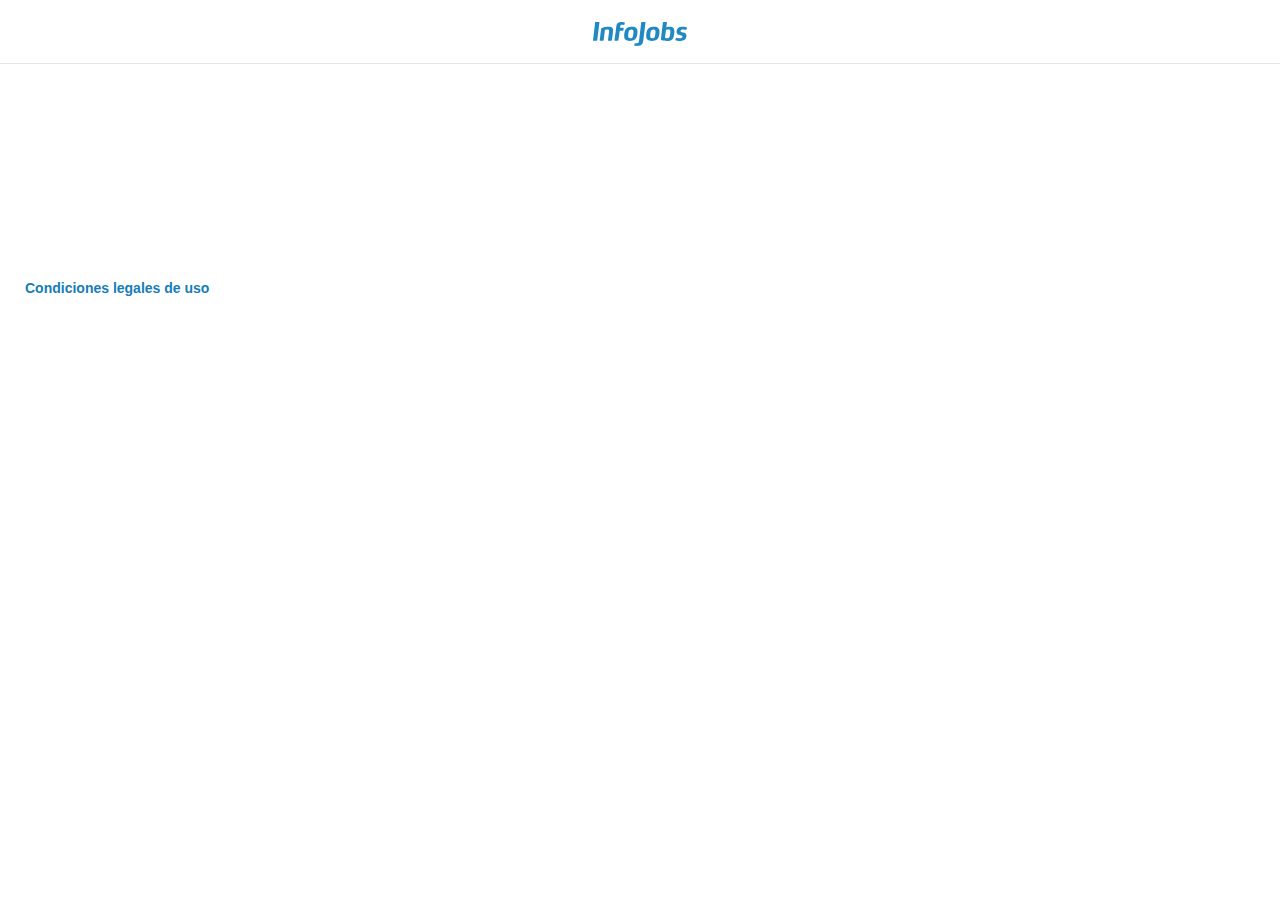
<file: panel-companies/infojobs-research-unsubscribe.html>
﻿<!DOCTYPE html>
<html xmlns="http://www.w3.org/1999/xhtml">
<meta charset="UTF-8">
<head>
    <meta name="viewport" content="width=device-width, initial-scale=1.0, maximum-scale=1.0, user-scalable=no" />
  <script src="../resources/lottie.js" type="text/javascript"></script>
  <link rel="stylesheet" type="text/css" href="../resources/style.css">
  <script
  src="https://code.jquery.com/jquery-1.12.4.min.js"
  integrity="sha256-ZosEbRLbNQzLpnKIkEdrPv7lOy9C27hHQ+Xp8a4MxAQ="
  crossorigin="anonymous"></script>
  <title>Trámite de baja</title>
  <link rel="icon" type="image/x-icon" href="../resources/favicon.ico">
</head>
<body>
    <div class="header">
        <a onclick="document.location='infojobs-research.html'">
        <img class="header-logo" src="../resources/ij-logo-default.svg" alt="InfoJobs">
        </a>
    </div>
    <div class="content anim FU">
        <section id="section" class="section form-embed">
                <div data-tf-live="01JRAZ18TMX7CCWR3Z3JZ30VWD"></div><script src="https://embed.typeform.com/next/embed.js"></script>
        </section>
        <section id="section" class="section p-20 row">
            <div class="col-child button-link-group">
                 <button class="button button-link"><a onclick="document.location='infojobs-research-terms.html'"> Condiciones legales de uso </a></button>
            </div>
        </section>
    </div>
            <script type="text/javascript">var animate = {
                    'time': 300,
                    'randMin': 1000,
                    'randMax': 1200
                };

                (function ($) {

                    function rand(min, max) {
                        return Math.floor((Math.random() * (max - min + 1)) + min);
                    }

                    var defaults = {
                        'randMin': 100,
                        'randMax': 2000,
                        'time': 1000
                    };

                    $(function () {

                        var settings = $.extend(defaults, animate);

                        $('a.animate').click(function (e) {
                            e.preventDefault();

                            var obj = $(this);
                            var time = settings.time;

                            if (obj.hasClass('rand')) {

                                time = rand(settings.randMin, settings.randMax);

                            } else {

                                var result = /time[0-9]+/.exec(obj.attr('class'));
                                if (result)
                                    time = parseInt(new String(result).replace('time', ''));

                            }

                            $('html, body').animate({
                                scrollTop: $(obj.attr('href')).offset().top
                            }, time);

                        });

                    });
                })(jQuery);</script>
            <script src="../resources/onboarding-4.js" type="text/javascript"></script>

</body>
</html>
</file>
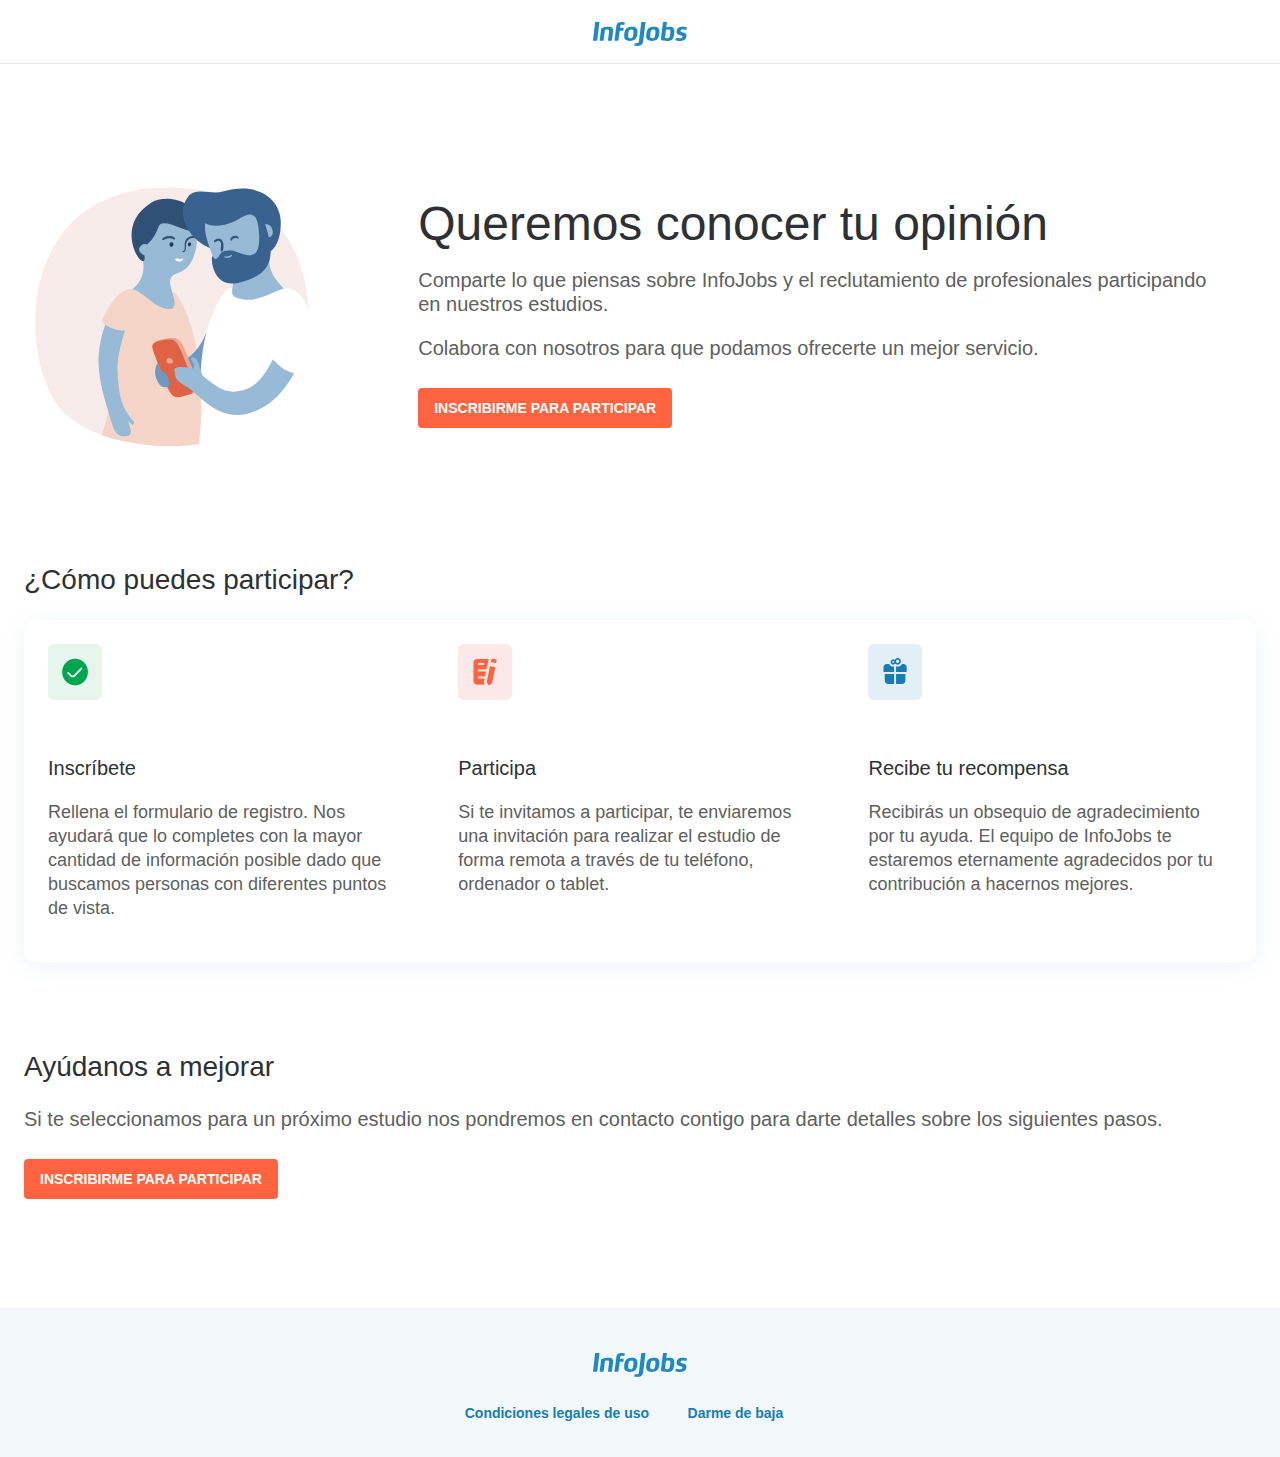
<file: panel-companies/infojobs-research.html>
﻿
<!DOCTYPE html>
<html xmlns="http://www.w3.org/1999/xhtml">
<meta charset="UTF-8">
<head>
    <meta name="viewport" content="width=device-width, initial-scale=1.0, maximum-scale=1.0, user-scalable=no" />
  <script src="../resources/lottie.js" type="text/javascript"></script>
  <link rel="stylesheet" type="text/css" href="../resources/style.css">
  <script
  src="https://code.jquery.com/jquery-1.12.4.min.js"
  integrity="sha256-ZosEbRLbNQzLpnKIkEdrPv7lOy9C27hHQ+Xp8a4MxAQ="
  crossorigin="anonymous"></script>
  <title>Ayúdanos a mejorar InfoJobs</title>
  <link rel="icon" type="image/x-icon" href="../resources/favicon.ico">
</head>
<body>
    <div class="header">
        <a onclick="document.location='infojobs-research.html'">
        <img class="header-logo" src="../resources/ij-logo-default.svg" alt="InfoJobs">
        </a>
    </div>
    <div class="content anim FU">
        <section id="section" class="section p-20 first-section row">
            <div class="col-4 lottie-ilustration">
                <div class="col-child">
                    <div class="lottie-onboarding" id="onboarding-1" alt="dos personas miran un móvil"></div>
                </div>
            </div>
            <div class="col-8" style="margin-top:32px;">
                <div class="col-child">
                    <h1 class="heading-1">Queremos conocer tu opinión</h1>
                    <p class="body-1" style="padding-right:24px;">
                        Comparte lo que piensas sobre InfoJobs y el reclutamiento de profesionales participando en nuestros estudios.
                    </p>
                    <p class="body-1" style="padding-right:24px;">
                        Colabora con nosotros para que podamos ofrecerte un mejor servicio.
                    </p>
                    <button onclick="document.location='infojobs-research-form.html'" class="button button-accent" style="margin-top:8px;">
                        <span> Inscribirme para participar </span>
                    </button>
                </div> 
            </div>
        </section>

        <section id="section" class="section p-20 row">
            <h2 class="heading-2">¿Cómo puedes participar?</h2>
            <div class="onbo-elevation">
            <div class="onbo-cell col-4 col-s-12" alt="Regístrate">
                <div class="col-child p-20">
                    <img alt="" src="../resources/img-check.png" style="margin-bottom:32px;">
                    <p class="heading-3">Inscríbete</p>
                    <p class="body-2">Rellena el formulario de registro. Nos ayudará que lo completes con la mayor cantidad de información posible dado que buscamos personas con diferentes puntos de vista.</p>
                </div>
            </div>
            <div class="onbo-cell col-4 col-s-12" alt="Participa">
                <div class="col-child p-20">
                    <img alt="" src="../resources/img-form.png" style="margin-bottom:32px;">
                    <p class="heading-3">Participa</p>
                    <p class="body-2">Si te invitamos a participar, te enviaremos una invitación para realizar el estudio de forma remota a través de tu teléfono, ordenador o tablet.</p>
                </div>
            </div>
            <div class="onbo-cell col-4 col-s-12" style="margin-right:0px;" alt="Obtén recompensas">
                <div class="col-child p-20">
                    <img alt="" src="../resources/img-present.png" style="margin-bottom:32px;">
                    <p class="heading-3">Recibe tu recompensa</p>
                    <p class="body-2">Recibirás un obsequio de agradecimiento por tu ayuda. El equipo de InfoJobs te estaremos eternamente agradecidos por tu contribución a hacernos mejores.</p>
                </div>
            </div>
            </div>
        </section>
        <section id="section" class="section p-20 mb-80 row">
            <div class="col-child">
                <h2 class="heading-2">Ayúdanos a mejorar</h2>
                <p class="body-1" style="padding-right:24px;">
                    Si te seleccionamos para un próximo estudio nos pondremos en contacto contigo para darte detalles sobre los siguientes pasos. 
                </p>
                <button onclick="document.location='infojobs-research-form.html'" class="button button-accent" style="margin-top:8px;">
                    <span> Inscribirme para participar </span>
                </button>
            </div>
        </section>
    </div>
    <div class="footer">
        <div class="footer-content">
            <img class="header-logo" src="../resources/ij-logo-default.svg" alt="InfoJobs">
        </div>
        <div class="footer-content p-t-16">
            <button class="button button-link"><a onclick="document.location='infojobs-research-terms.html'"> Condiciones legales de uso </a></button>
            <button class="button button-link"><a onclick="document.location='infojobs-research-unsubscribe.html'"> Darme de baja</a></button>
        </div>
    </div>
            <script type="text/javascript">var animate = {
                    'time': 300,
                    'randMin': 1000,
                    'randMax': 1200
                };

                (function ($) {

                    function rand(min, max) {
                        return Math.floor((Math.random() * (max - min + 1)) + min);
                    }

                    var defaults = {
                        'randMin': 100,
                        'randMax': 2000,
                        'time': 1000
                    };

                    $(function () {

                        var settings = $.extend(defaults, animate);

                        $('a.animate').click(function (e) {
                            e.preventDefault();

                            var obj = $(this);
                            var time = settings.time;

                            if (obj.hasClass('rand')) {

                                time = rand(settings.randMin, settings.randMax);

                            } else {

                                var result = /time[0-9]+/.exec(obj.attr('class'));
                                if (result)
                                    time = parseInt(new String(result).replace('time', ''));

                            }

                            $('html, body').animate({
                                scrollTop: $(obj.attr('href')).offset().top
                            }, time);

                        });

                    });
                })(jQuery);</script>
            <script src="../resources/onboarding-1.js" type="text/javascript"></script>

</body>
</html>
</file>
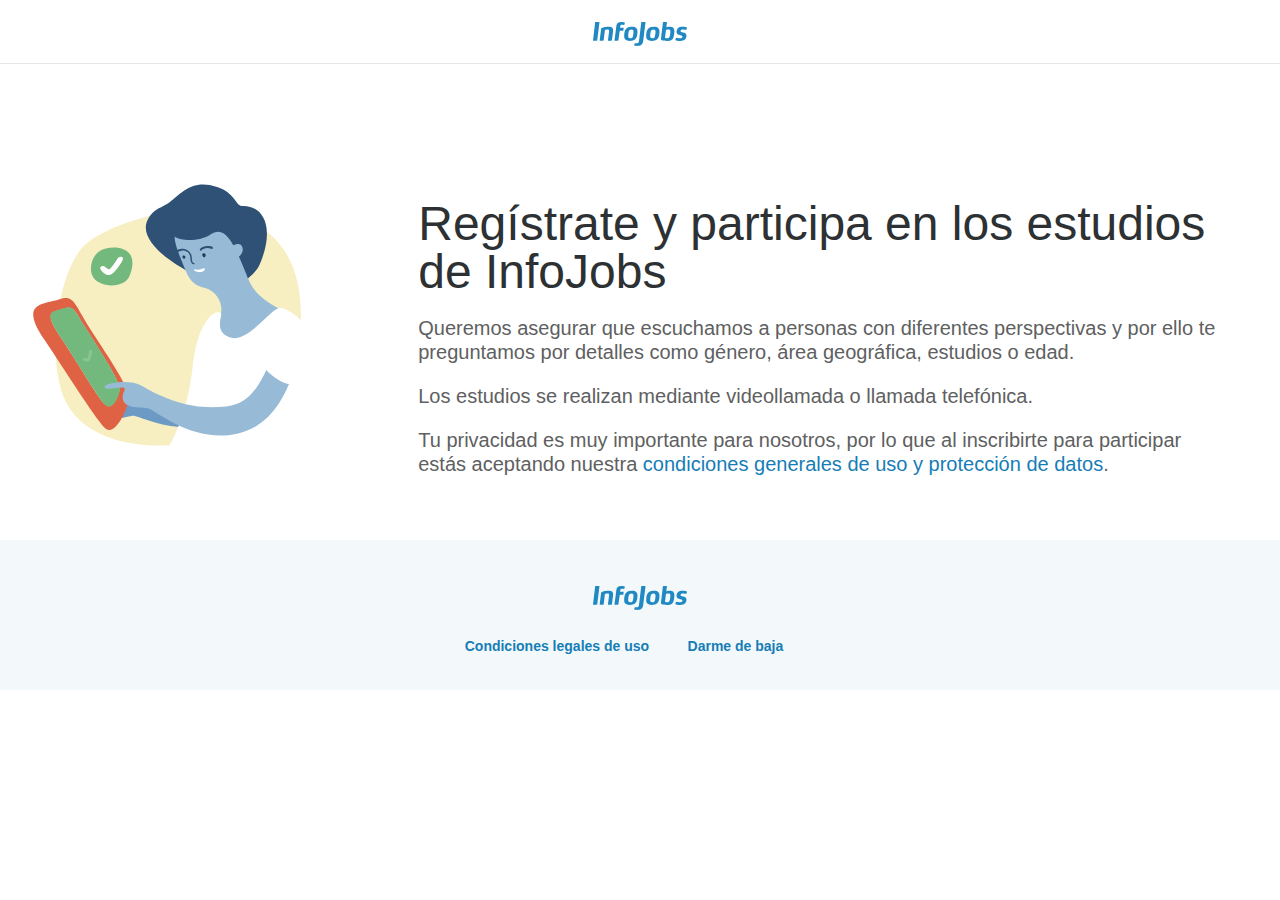
<file: panel-professionals/infojobs-research-form.html>
<!DOCTYPE html>
<html xmlns="http://www.w3.org/1999/xhtml">
<meta charset="UTF-8">
<head>
    <meta name="viewport" content="width=device-width, initial-scale=1.0, maximum-scale=1.0, user-scalable=no" />
  <script src="../resources/lottie.js" type="text/javascript"></script>
  <link rel="stylesheet" type="text/css" href="../resources/style.css">
  <script
  src="https://code.jquery.com/jquery-1.12.4.min.js"
  integrity="sha256-ZosEbRLbNQzLpnKIkEdrPv7lOy9C27hHQ+Xp8a4MxAQ="
  crossorigin="anonymous"></script>
  <title>Regístrate para participar</title>
  <link rel="icon" type="image/x-icon" href="../resources/favicon.ico">
</head>
<body>
    <div class="header">
        <a onclick="document.location='infojobs-research.html'">
        <img class="header-logo" src="../resources/ij-logo-default.svg" alt="InfoJobs">
        </a>
    </div>
    <div class="content anim FU">
        <section id="section" class="section p-20 first-section row">
            <div class="col-4 lottie-ilustration">
                <div class="col-child">
                    <div class="lottie-onboarding" id="onboarding-4" alt="dos personas miran un móvil"></div>
                </div>
            </div>
            <div class="col-8" style="margin-top:32px;">
                <div class="col-child">
                    <h1 class="heading-1">Regístrate y participa en los estudios de InfoJobs</h1>
                    <p class="body-1" style="padding-right:24px;">
                        Queremos asegurar que escuchamos a personas con diferentes perspectivas y por ello te preguntamos por detalles como género, área geográfica, estudios o edad.
                    </p>
                    <p class="body-1" style="padding-right:24px;">
                        Los estudios se realizan mediante videollamada o llamada telefónica.</b> 
                    </p>
                    <p class="body-1" style="padding-right:24px;">
                        Tu privacidad es muy importante para nosotros, por lo que al inscribirte para participar estás aceptando nuestra <a onclick="document.location='infojobs-research-terms.html'">condiciones generales de uso y protección de datos</a>.
                    </p>
                </div>
            </div>
        </section>

        <div id="Trab" class="body-1">
            <div data-tf-live="01JRAZDA20HJJ20KQMJH8YAZ7P"></div><script src="https://embed.typeform.com/next/embed.js"></script>
        </div>
    </div>
    <div class="footer">
        <div class="footer-content">
            <img class="header-logo" src="../resources/ij-logo-default.svg" alt="InfoJobs">
        </div>
        <div class="footer-content p-t-16">
            <button class="button button-link"><a onclick="document.location='infojobs-research-terms.html'"> Condiciones legales de uso </a></button>
            <button class="button button-link"><a onclick="document.location='infojobs-research-unsubscribe.html'"> Darme de baja</a></button>
        </div>
    </div>
    
    <script src="https://static.airtable.com/js/embed/embed_snippet_v1.js"></script>
    <script>
        function openPage(pageName,elmnt,color,height) {
            Array.from(document.querySelectorAll('.tablink')).map(element => element.classList.remove("isOpen"))
            elmnt.classList.add('isOpen')
        
          var i, tabcontent, tablinks;
          tabcontent = document.getElementsByClassName("tabcontent");
          for (i = 0; i < tabcontent.length; i++) {
            tabcontent[i].style.display = "none";
          }
          tablinks = document.getElementsByClassName("tablink");
          for (i = 0; i < tablinks.length; i++) {
            tablinks[i].style.backgroundColor = "";
          }
          document.getElementById(pageName).style.display = "block";
          elmnt.style.backgroundColor = color;
          document.querySelector("#" + pageName + " iframe").height=height;
        }

        // Get the element with class "isOpen" and click on it
        document.querySelector(".isOpen").click();
    </script>
    <script src="../resources/onboarding-4.js" type="text/javascript"></script>
</body>
</html>
</file>
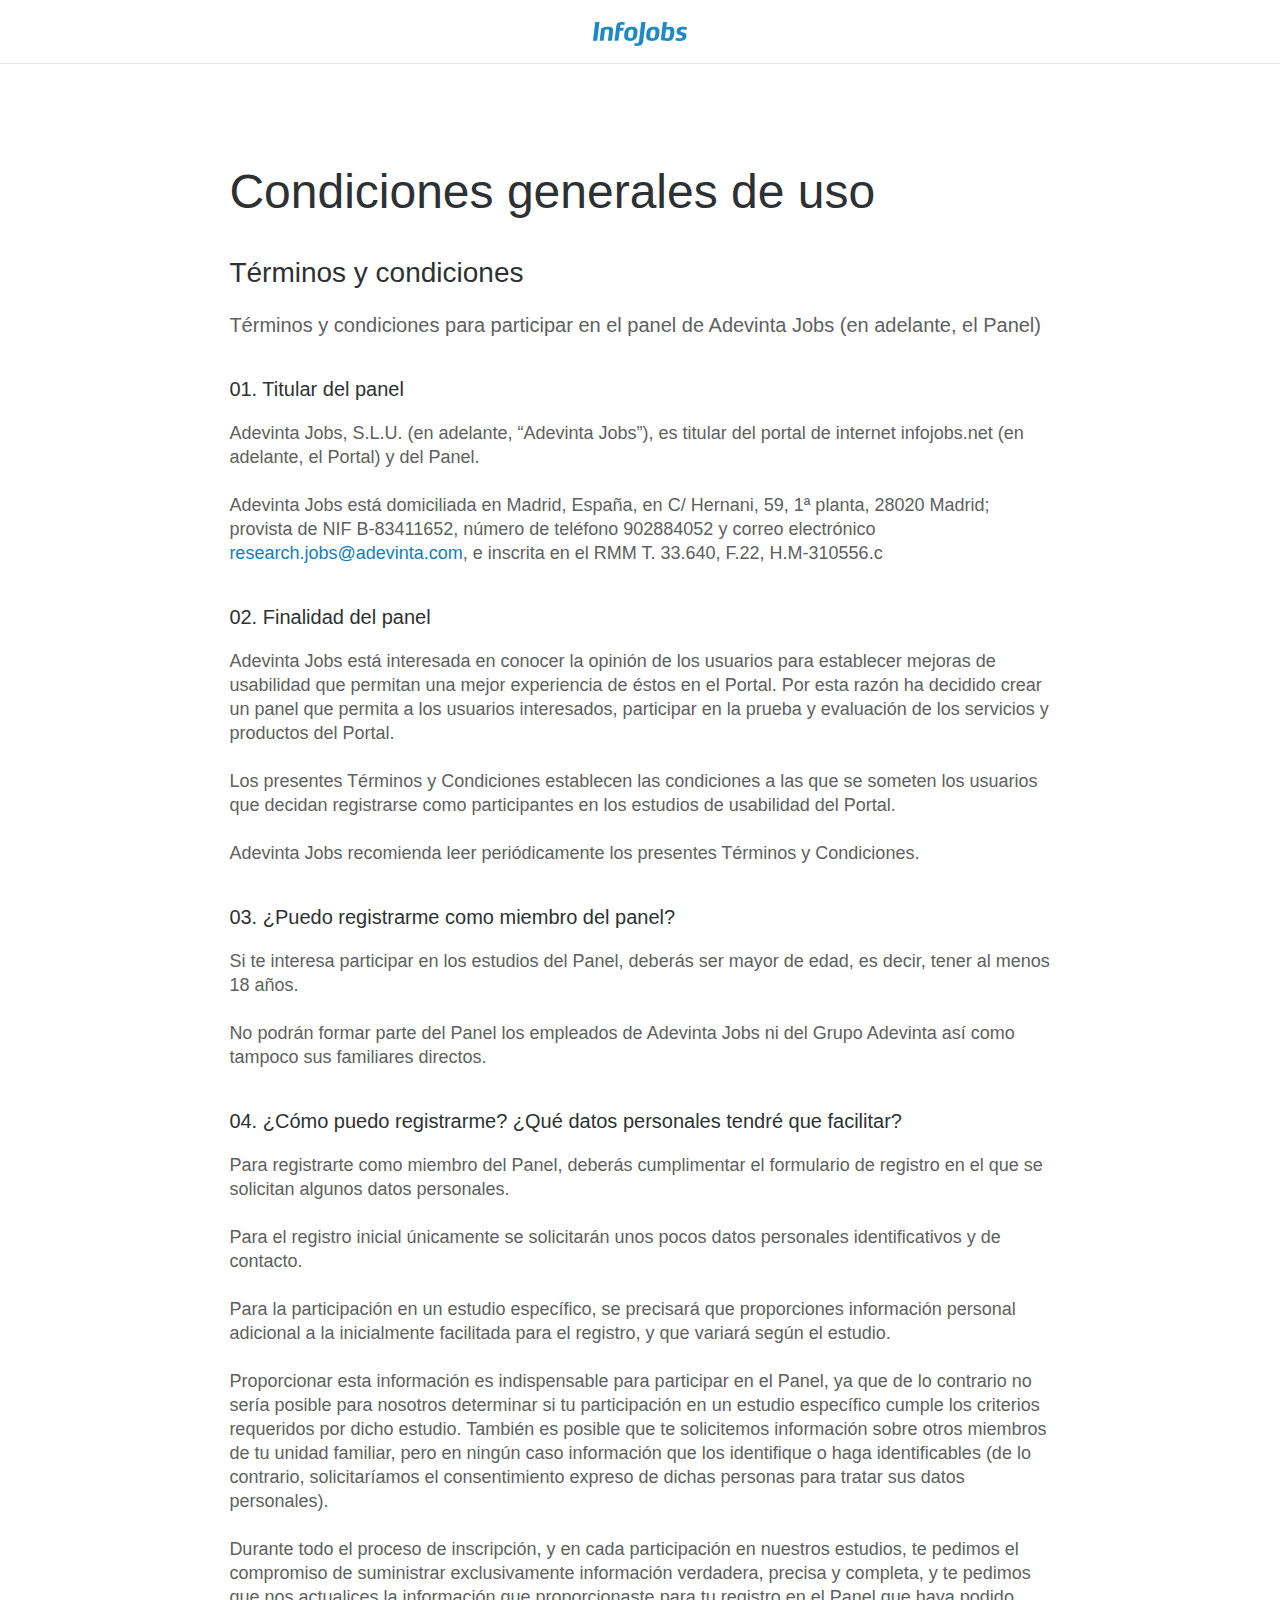
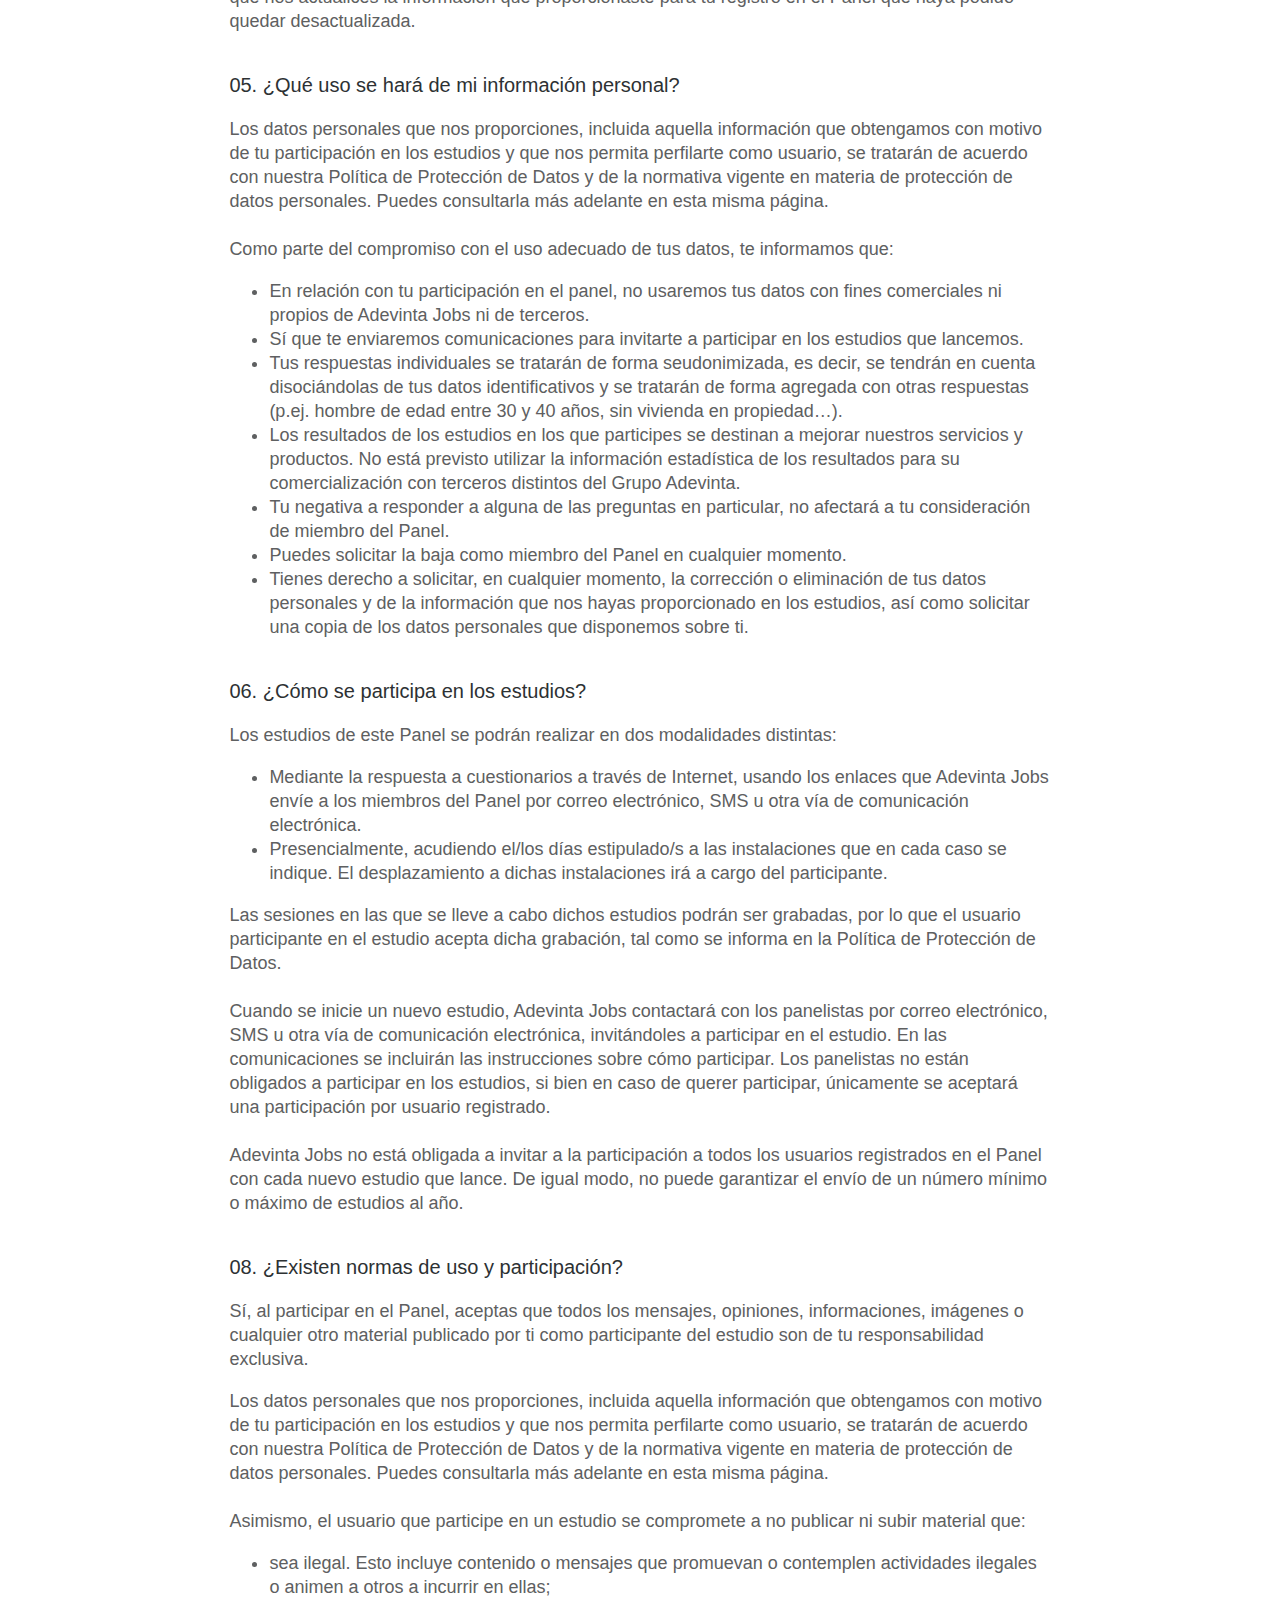
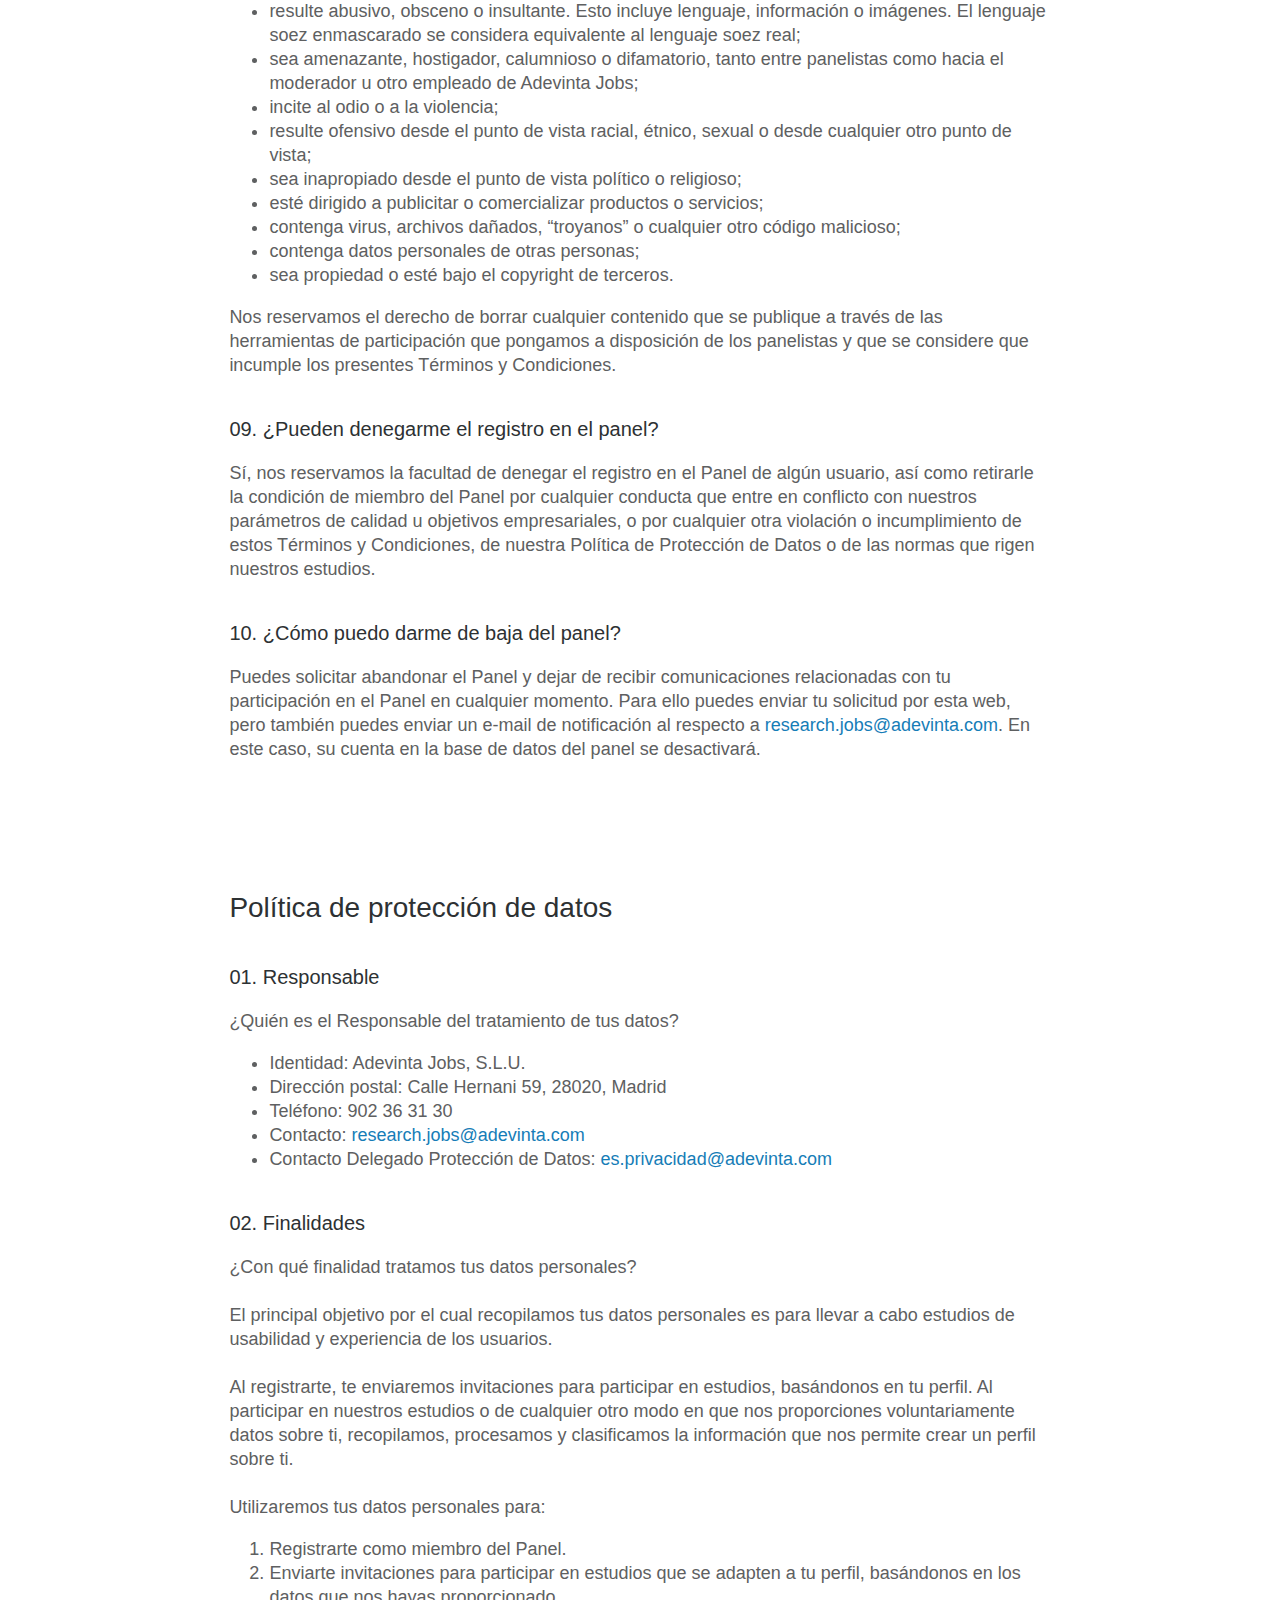
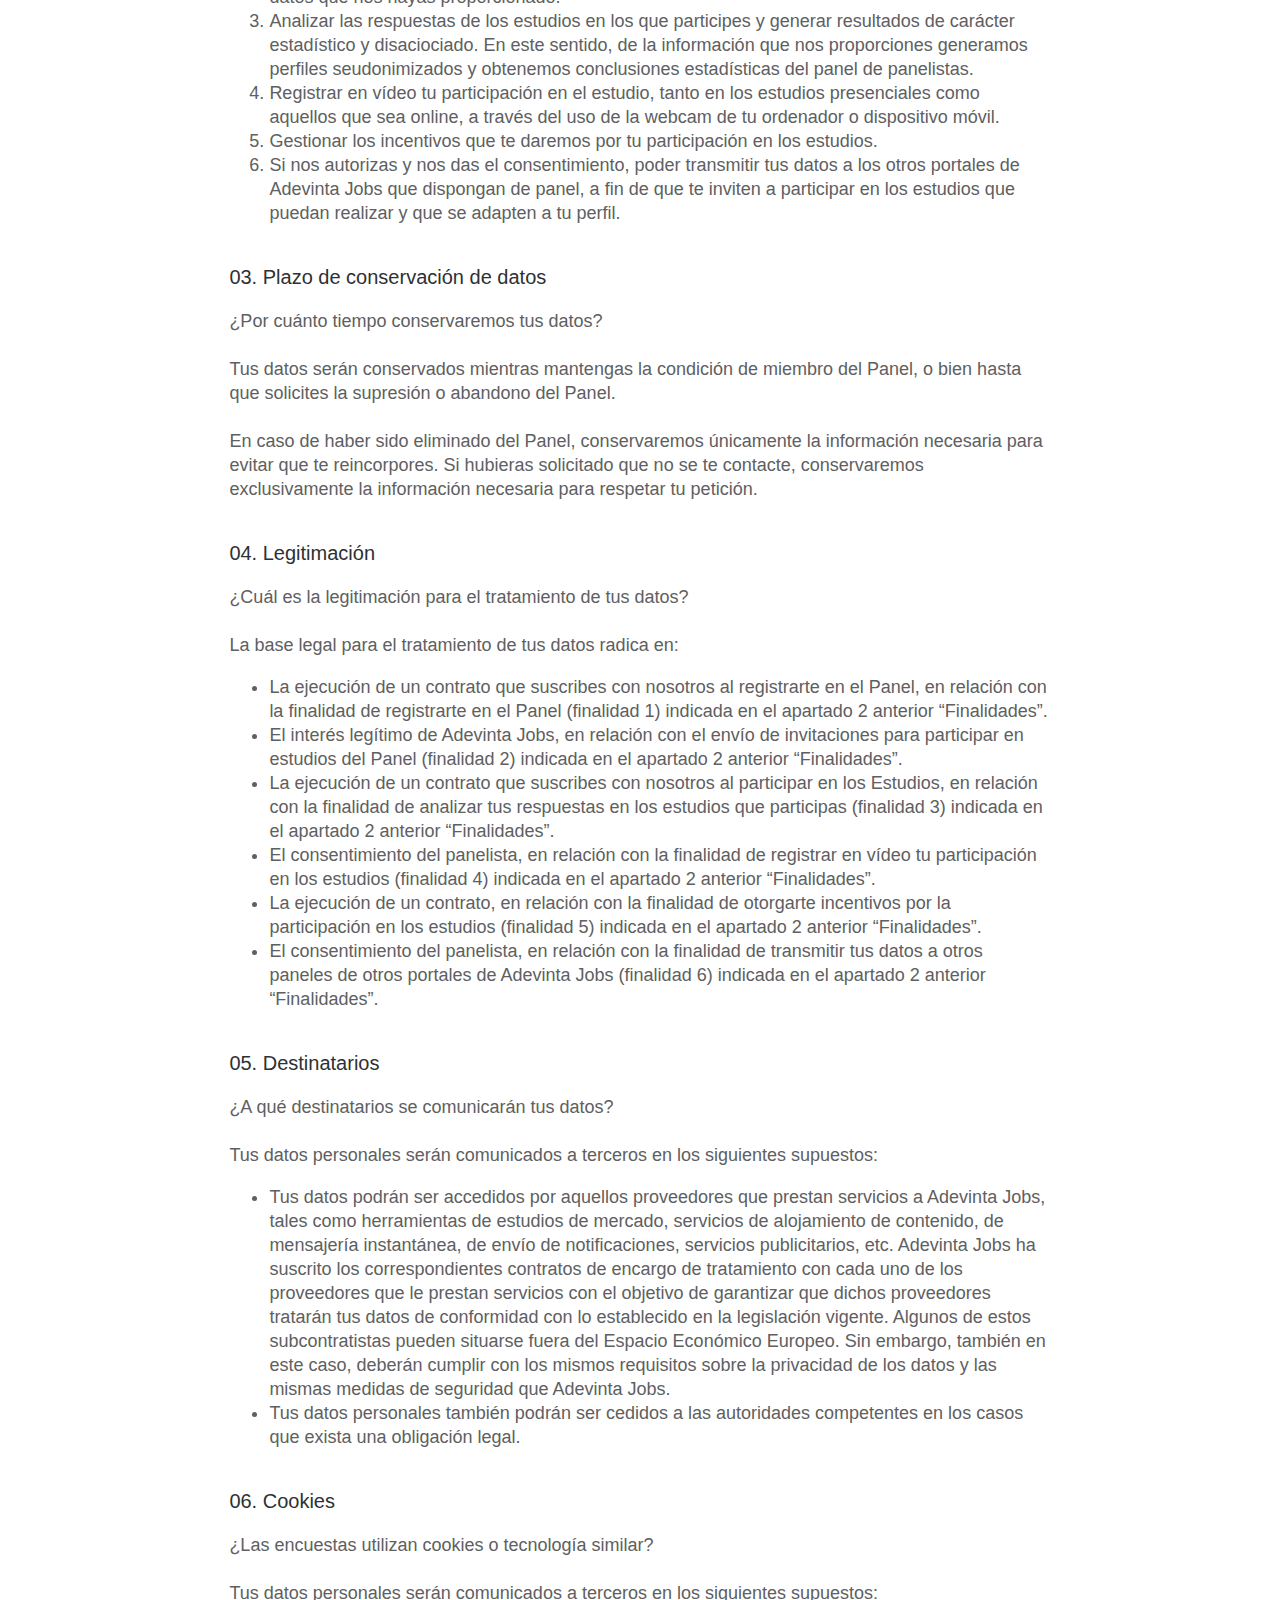
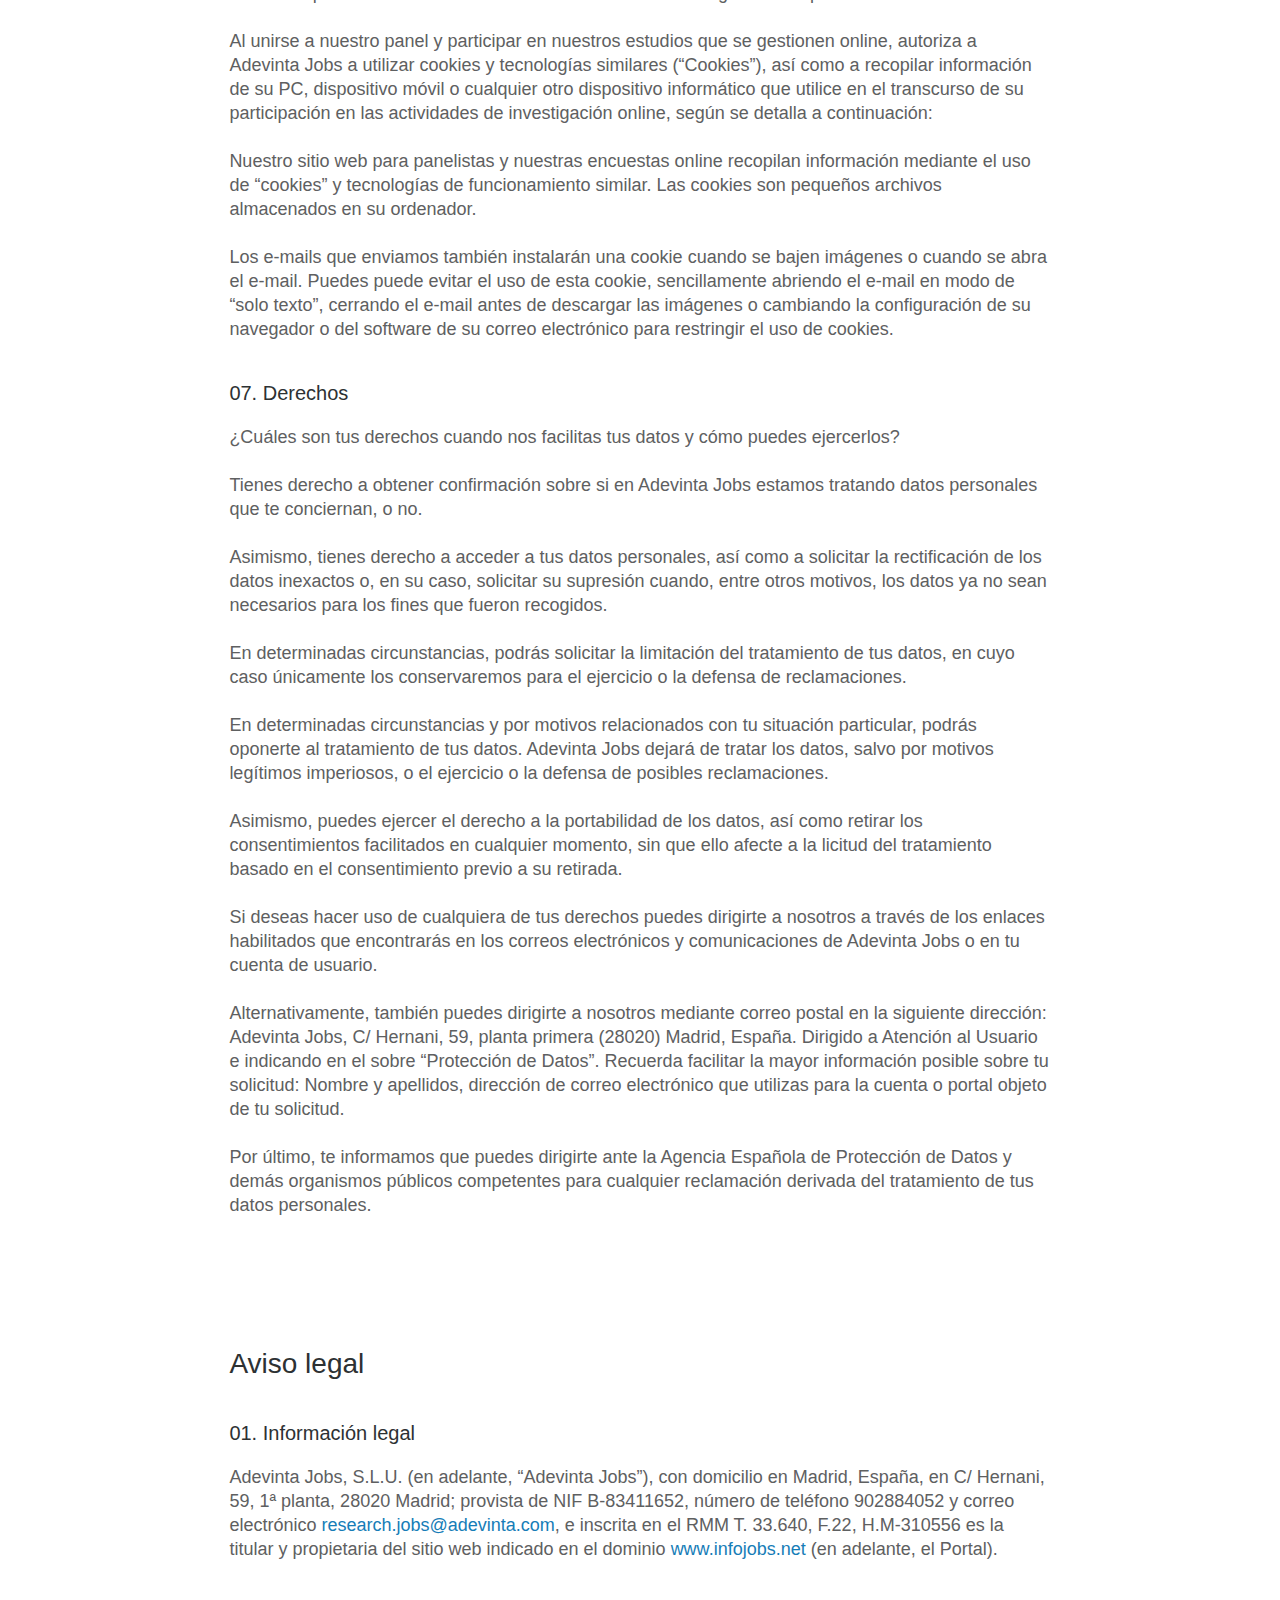
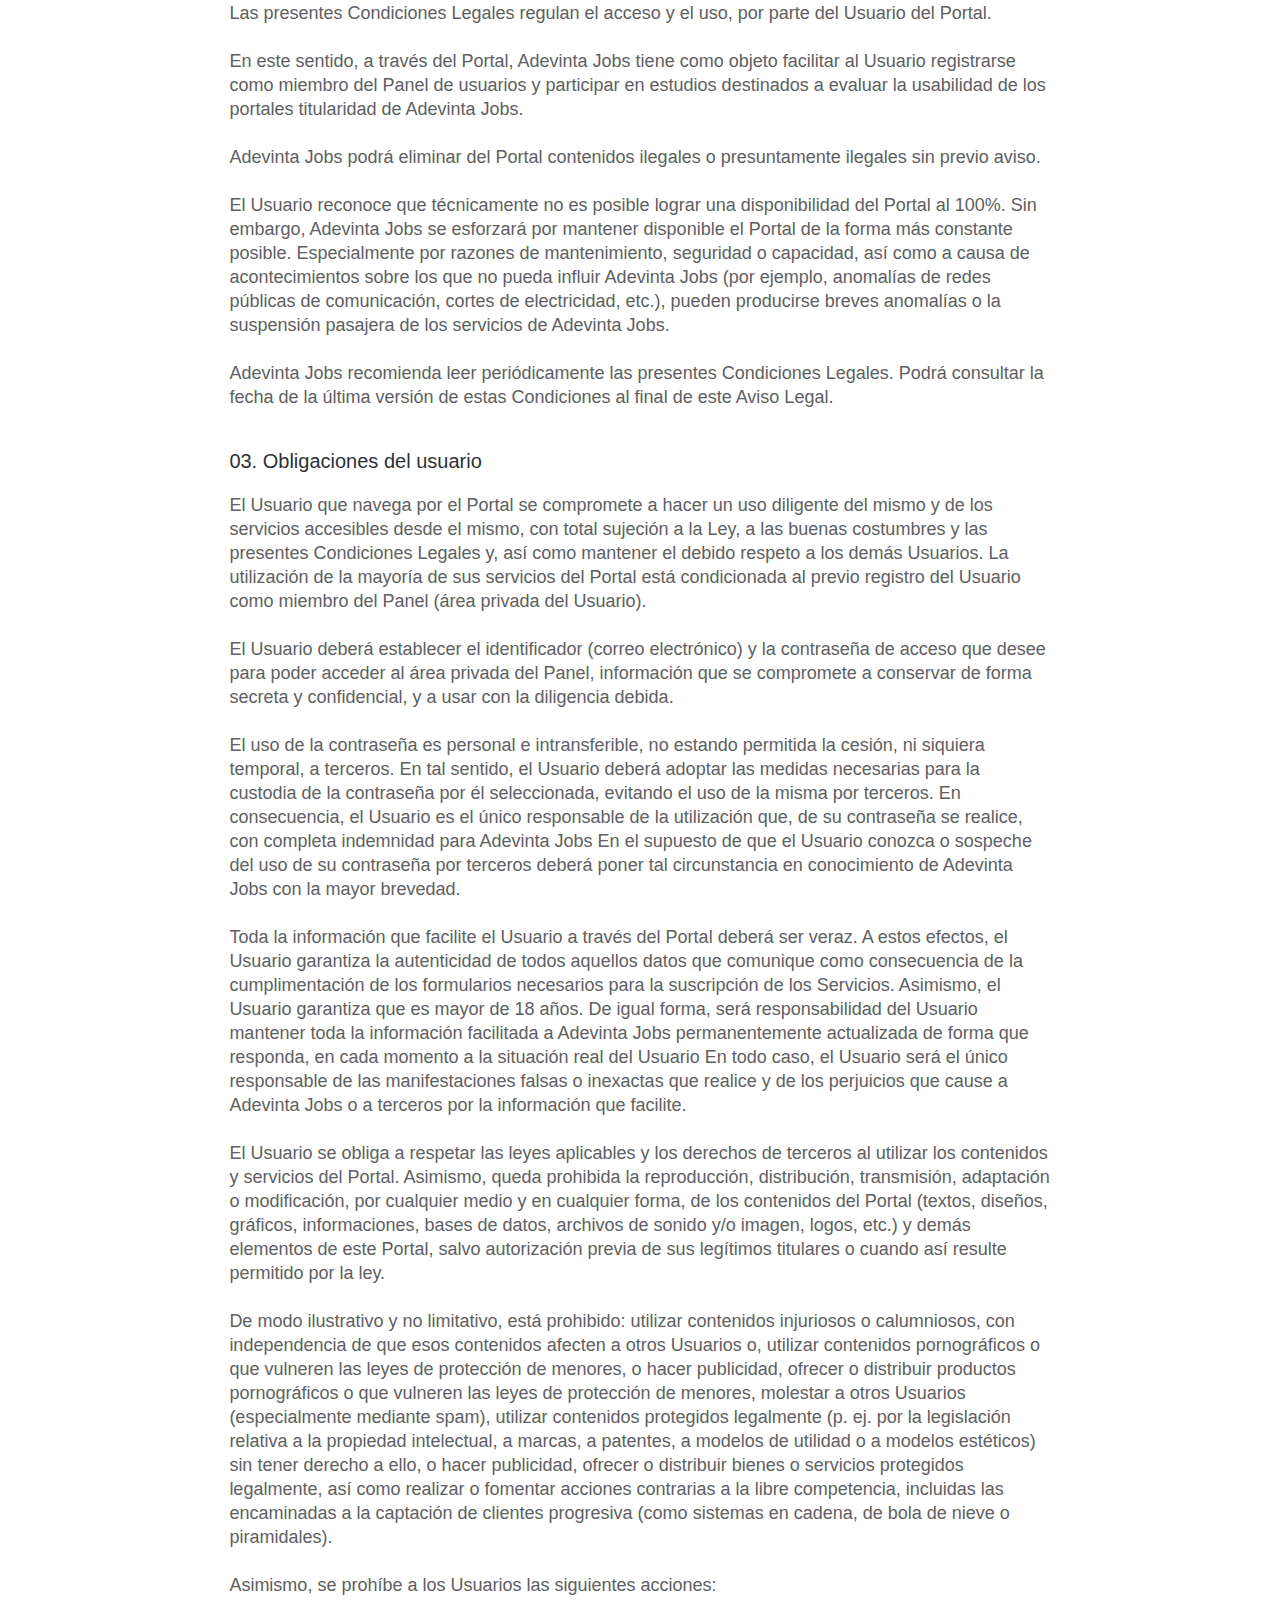
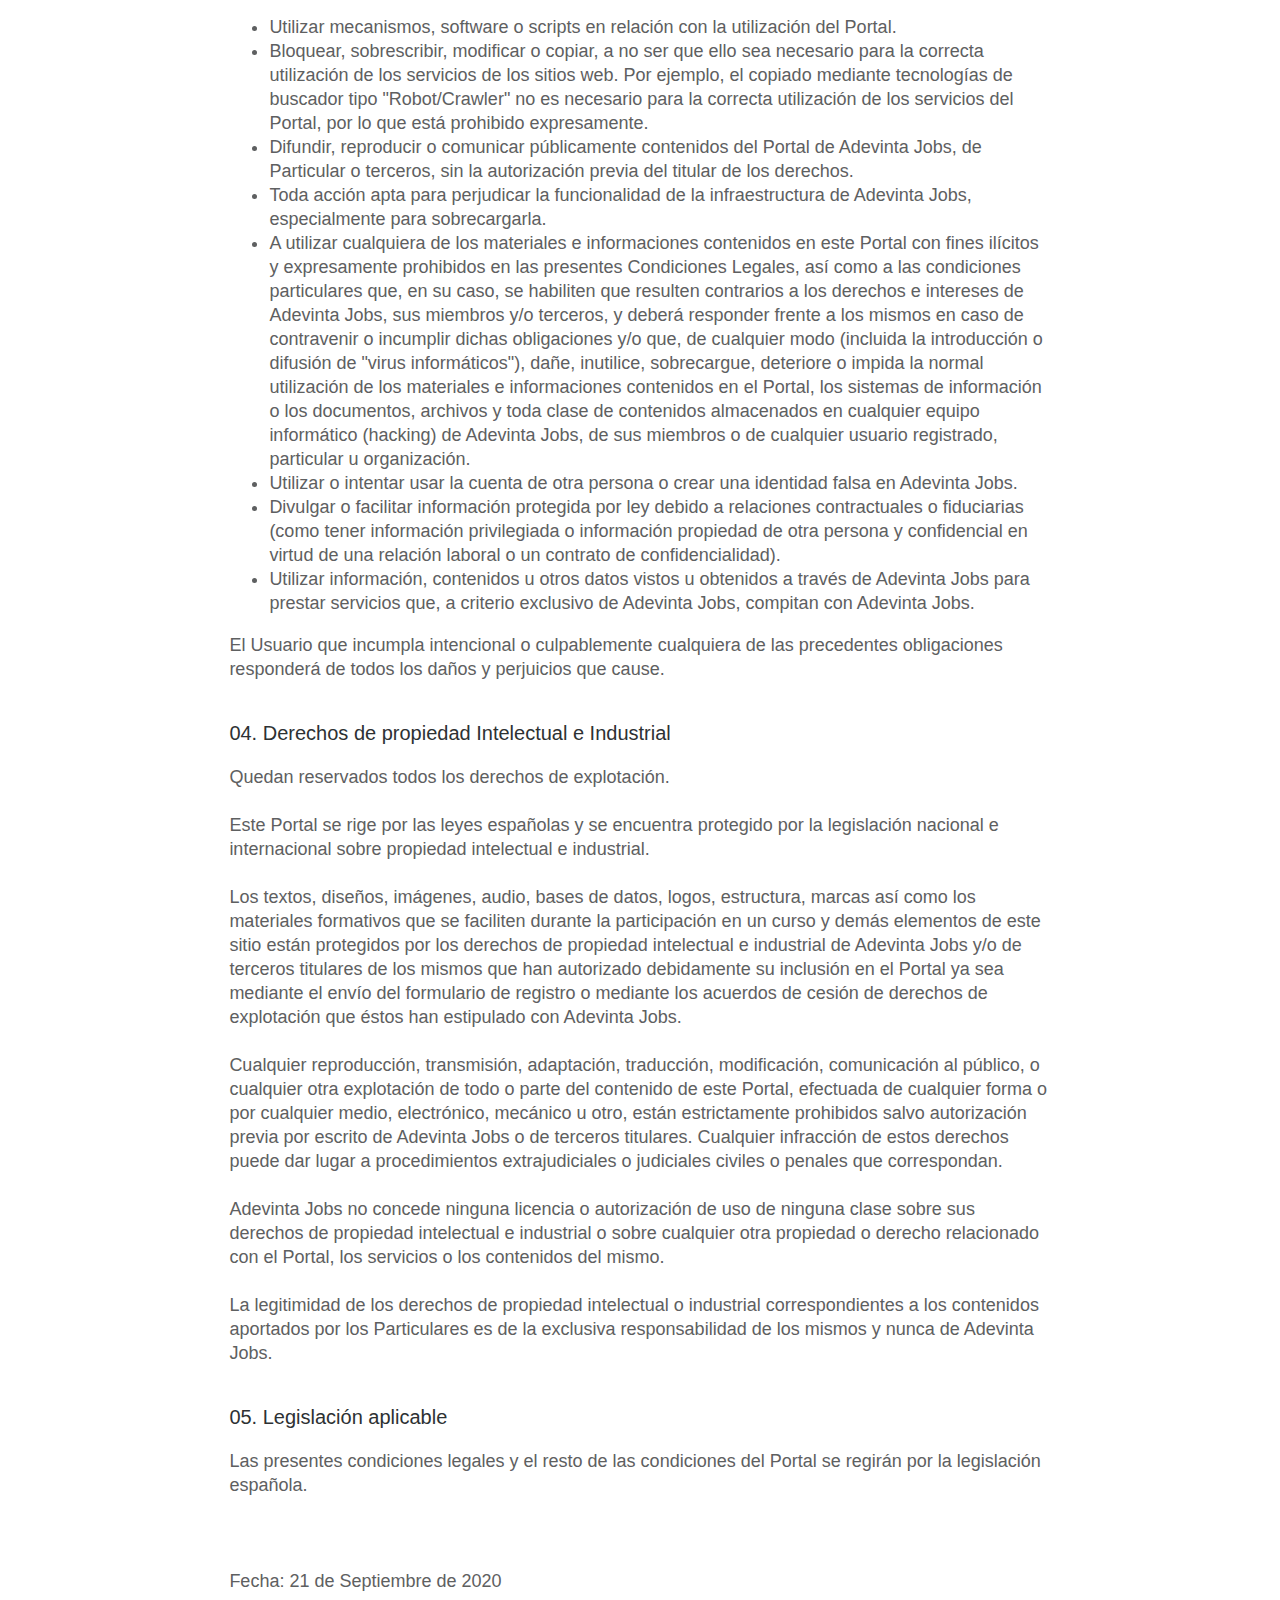
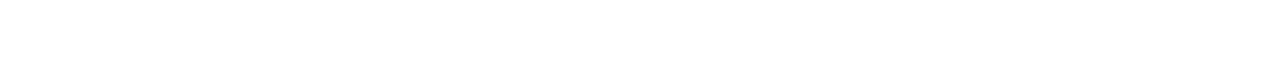
<file: panel-professionals/infojobs-research-terms.html>
﻿<!DOCTYPE html>
<html xmlns="http://www.w3.org/1999/xhtml">
<meta charset="UTF-8">
<head>
    <meta name="viewport" content="width=device-width, initial-scale=1.0, maximum-scale=1.0, user-scalable=no" />
  <script src="../resources/lottie.js" type="text/javascript"></script>
  <link rel="stylesheet" type="text/css" href="../resources/style.css">
  <script
  src="https://code.jquery.com/jquery-1.12.4.min.js"
  integrity="sha256-ZosEbRLbNQzLpnKIkEdrPv7lOy9C27hHQ+Xp8a4MxAQ="
  crossorigin="anonymous"></script>
  <title>Condiciones de uso</title>
  <link rel="icon" type="image/x-icon" href="../resources/favicon.ico">
</head>
<body>
    <div class="header">
        <a onclick="document.location='infojobs-research.html'">
        <img class="header-logo" src="../resources/ij-logo-default.svg" alt="InfoJobs">
        </a>
    </div>
    <div class="content anim FU">
        <section id="section" class="section p-20 first-section row" style="display:flex;">
            <div class="col-8 col-s-12 col-child" style="margin: 0 auto;">
                <h1 class="heading-1" style="margin-bottom: 40px;">Condiciones generales de uso</h1>
                <h2 class="heading-2 mt-40">Términos y condiciones</h2>
                <p class="body-1">
                    Términos y condiciones para participar en el panel de Adevinta Jobs (en adelante, el Panel)
                </p>

                <h3 class="heading-3 mt-40">01. Titular del panel</h3>
                <p class="body-2">
                    Adevinta Jobs, S.L.U. (en adelante, “Adevinta Jobs”), es titular del portal de internet infojobs.net (en adelante, el Portal) y del Panel.
                    <br></br>
                    Adevinta Jobs está domiciliada en Madrid, España, en C/ Hernani, 59, 1ª planta, 28020 Madrid; provista de NIF B-83411652, número de teléfono 902884052 y correo electrónico <a href="mailto:research.jobs@adevinta.com">research.jobs@adevinta.com</a>, e inscrita en el RMM T. 33.640, F.22, H.M-310556.c
                </p>

                <h3 class="heading-3 mt-40">02. Finalidad del panel</h3>
                <p class="body-2">
                    Adevinta Jobs está interesada en conocer la opinión de los usuarios para establecer mejoras de usabilidad que permitan una mejor experiencia de éstos en el Portal. Por esta razón ha decidido crear un panel que permita a los usuarios interesados, participar en la prueba y evaluación de los servicios y productos del Portal.
                    <br></br>
                    Los presentes Términos y Condiciones establecen las condiciones a las que se someten los usuarios que decidan registrarse como participantes en los estudios de usabilidad del Portal.
                    <br></br>
                    Adevinta Jobs recomienda leer periódicamente los presentes Términos y Condiciones.
                </p>

                <h3 class="heading-3 mt-40">03. ¿Puedo registrarme como miembro del panel?</h3>
                <p class="body-2">
                    Si te interesa participar en los estudios del Panel, deberás ser mayor de edad, es decir, tener al menos 18 años.
                    <br></br>
                    No podrán formar parte del Panel los empleados de Adevinta Jobs ni del Grupo Adevinta así como tampoco sus familiares directos.
                </p>
                <h3 class="heading-3 mt-40">04. ¿Cómo puedo registrarme? ¿Qué datos personales tendré que facilitar?</h3>
                <p class="body-2">
                    Para registrarte como miembro del Panel, deberás cumplimentar el formulario de registro en el que se solicitan algunos datos personales.
                    <br></br>
                    Para el registro inicial únicamente se solicitarán unos pocos datos personales identificativos y de contacto.
                    <br></br>
                    Para la participación en un estudio específico, se precisará que proporciones información personal adicional a la inicialmente facilitada para el registro, y que variará según el estudio.
                    <br></br>
                    Proporcionar esta información es indispensable para participar en el Panel, ya que de lo contrario no sería posible para nosotros determinar si tu participación en un estudio específico cumple los criterios requeridos por dicho estudio. También es posible que te solicitemos información sobre otros miembros de tu unidad familiar, pero en ningún caso información que los identifique o haga identificables (de lo contrario, solicitaríamos el consentimiento expreso de dichas personas para tratar sus datos personales).
                    <br></br>
                    Durante todo el proceso de inscripción, y en cada participación en nuestros estudios, te pedimos el compromiso de suministrar exclusivamente información verdadera, precisa y completa, y te pedimos que nos actualices la información que proporcionaste para tu registro en el Panel que haya podido quedar desactualizada.
                </p>

                <h3 class="heading-3 mt-40">05. ¿Qué uso se hará de mi información personal?</h3>
                <p class="body-2">
                    Los datos personales que nos proporciones, incluida aquella información que obtengamos con motivo de tu participación en los estudios y que nos permita perfilarte como usuario, se tratarán de acuerdo con nuestra Política de Protección de Datos y de la normativa vigente en materia de protección de datos personales. Puedes consultarla más adelante en esta misma página.
                    <br></br>
                    Como parte del compromiso con el uso adecuado de tus datos, te informamos que:
                    <ul class="body-2">
                        <li>En relación con tu participación en el panel, no usaremos tus datos con fines comerciales ni propios de Adevinta Jobs ni de terceros.</li>
                        <li>Sí que te enviaremos comunicaciones para invitarte a participar en los estudios que lancemos.</li>
                        <li>Tus respuestas individuales se tratarán de forma seudonimizada, es decir, se tendrán en cuenta disociándolas de tus datos identificativos y se tratarán de forma agregada con otras respuestas (p.ej. hombre de edad entre 30 y 40 años, sin vivienda en propiedad…).</li>
                        <li>Los resultados de los estudios en los que participes se destinan a mejorar nuestros servicios y productos. No está previsto utilizar la información estadística de los resultados para su comercialización con terceros distintos del Grupo Adevinta.</li>
                        <li>Tu negativa a responder a alguna de las preguntas en particular, no afectará a tu consideración de miembro del Panel.</li>
                        <li>Puedes solicitar la baja como miembro del Panel en cualquier momento.</li>
                        <li>Tienes derecho a solicitar, en cualquier momento, la corrección o eliminación de tus datos personales y de la información que nos hayas proporcionado en los estudios, así como solicitar una copia de los datos personales que disponemos sobre ti.</li>
                    </ul>
                </p>

                <h3 class="heading-3 mt-40">06. ¿Cómo se participa en los estudios?</h3>
                <p class="body-2">
                    Los estudios de este Panel se podrán realizar en dos modalidades distintas:
                    <ul class="body-2">
                        <li>Mediante la respuesta a cuestionarios a través de Internet, usando los enlaces que Adevinta Jobs envíe a los miembros del Panel por correo electrónico, SMS u otra vía de comunicación electrónica.</li>
                        <li>Presencialmente, acudiendo el/los días estipulado/s a las instalaciones que en cada caso se indique. El desplazamiento a dichas instalaciones irá a cargo del participante.</li>
                    </ul>
                </p>
                 <p class="body-2">
                    Las sesiones en las que se lleve a cabo dichos estudios podrán ser grabadas, por lo que el usuario participante en el estudio acepta dicha grabación, tal como se informa en la Política de Protección de Datos.
                    <br></br>
                    Cuando se inicie un nuevo estudio, Adevinta Jobs contactará con los panelistas por correo electrónico, SMS u otra vía de comunicación electrónica, invitándoles a participar en el estudio. En las comunicaciones se incluirán las instrucciones sobre cómo participar. Los panelistas no están obligados a participar en los estudios, si bien en caso de querer participar, únicamente se aceptará una participación por usuario registrado.
                    <br></br>
                    Adevinta Jobs no está obligada a invitar a la participación a todos los usuarios registrados en el Panel con cada nuevo estudio que lance. De igual modo, no puede garantizar el envío de un número mínimo o máximo de estudios al año.
                </p>

                <h3 class="heading-3 mt-40">08. ¿Existen normas de uso y participación?</h3>
                <p class="body-2">
                    Sí, al participar en el Panel, aceptas que todos los mensajes, opiniones, informaciones, imágenes o cualquier otro material publicado por ti como participante del estudio son de tu responsabilidad exclusiva.
                </p>
                <p class="body-2">
                    Los datos personales que nos proporciones, incluida aquella información que obtengamos con motivo de tu participación en los estudios y que nos permita perfilarte como usuario, se tratarán de acuerdo con nuestra Política de Protección de Datos y de la normativa vigente en materia de protección de datos personales. Puedes consultarla más adelante en esta misma página.
                    <br></br>
                    Asimismo, el usuario que participe en un estudio se compromete a no publicar ni subir material que:
                    <ul class="body-2">
                        <li>sea ilegal. Esto incluye contenido o mensajes que promuevan o contemplen actividades ilegales o animen a otros a incurrir en ellas;</li>
                        <li>resulte abusivo, obsceno o insultante. Esto incluye lenguaje, información o imágenes. El lenguaje soez enmascarado se considera equivalente al lenguaje soez real;</li>
                        <li>sea amenazante, hostigador, calumnioso o difamatorio, tanto entre panelistas como hacia el moderador u otro empleado de Adevinta Jobs;</li>
                        <li>incite al odio o a la violencia;</li>
                        <li>resulte ofensivo desde el punto de vista racial, étnico, sexual o desde cualquier otro punto de vista;</li>
                        <li>sea inapropiado desde el punto de vista político o religioso;</li>
                        <li>esté dirigido a publicitar o comercializar productos o servicios;</li>
                        <li>contenga virus, archivos dañados, “troyanos” o cualquier otro código malicioso;</li>
                        <li>contenga datos personales de otras personas;</li>
                        <li>sea propiedad o esté bajo el copyright de terceros.</li>
                    </ul>
                </p>
                <p class="body-2">
                Nos reservamos el derecho de borrar cualquier contenido que se publique a través de las herramientas de participación que pongamos a disposición de los panelistas y que se considere que incumple los presentes Términos y Condiciones.
                </p>

                <h3 class="heading-3 mt-40">09. ¿Pueden denegarme el registro en el panel?</h3>
                <p class="body-2">
                    Sí, nos reservamos la facultad de denegar el registro en el Panel de algún usuario, así como retirarle la condición de miembro del Panel por cualquier conducta que entre en conflicto con nuestros parámetros de calidad u objetivos empresariales, o por cualquier otra violación o incumplimiento de estos Términos y Condiciones, de nuestra Política de Protección de Datos o de las normas que rigen nuestros estudios.
                </p>

                <h3 class="heading-3 mt-40">10. ¿Cómo puedo darme de baja del panel?</h3>
                <p class="body-2">
                    Puedes solicitar abandonar el Panel y dejar de recibir comunicaciones relacionadas con tu participación en el Panel en cualquier momento. Para ello puedes enviar tu solicitud por esta web, pero también puedes enviar un e-mail de notificación al respecto a <a href="mailto:research.jobs@adevinta.com">research.jobs@adevinta.com</a>. En este caso, su cuenta en la base de datos del panel se desactivará.
                </p>

                <br></br>
                <br></br>

                <h2 class="heading-2 mt-40">Política de protección de datos</h2>

                <h3 class="heading-3 mt-40">01. Responsable</h3>
                <p class="body-2">
                ¿Quién es el Responsable del tratamiento de tus datos?
                    <ul class="body-2">
                        <li>Identidad: Adevinta Jobs, S.L.U.</li>
                        <li>Dirección postal: Calle Hernani 59, 28020, Madrid</li>
                        <li>Teléfono: 902 36 31 30</li>
                        <li>Contacto: <a href="mailto:research.jobs@adevinta.com">research.jobs@adevinta.com</a></li>
                        <li>Contacto Delegado Protección de Datos: <a href="mailto:es.privacidad@adevinta.com">es.privacidad@adevinta.com</a></li>
                    </ul>
                </p>

                <h3 class="heading-3 mt-40">02. Finalidades</h3>
                <p class="body-2">
                ¿Con qué finalidad tratamos tus datos personales?
                <br></br>
                El principal objetivo por el cual recopilamos tus datos personales es para llevar a cabo estudios de usabilidad y experiencia de los usuarios.
                <br></br>
                Al registrarte, te enviaremos invitaciones para participar en estudios, basándonos en tu perfil. Al participar en nuestros estudios o de cualquier otro modo en que nos proporciones voluntariamente datos sobre ti, recopilamos, procesamos y clasificamos la información que nos permite crear un perfil sobre ti.
                <br></br>
                Utilizaremos tus datos personales para:

                    <ol class="body-2">
                        <li>Registrarte como miembro del Panel.</li>
                        <li>Enviarte invitaciones para participar en estudios que se adapten a tu perfil, basándonos en los datos que nos hayas proporcionado.</li>
                        <li>Analizar las respuestas de los estudios en los que participes y generar resultados de carácter estadístico y disaciociado. En este sentido, de la información que nos proporciones generamos perfiles seudonimizados y obtenemos conclusiones estadísticas del panel de panelistas.</li>
                        <li>Registrar en vídeo tu participación en el estudio, tanto en los estudios presenciales como aquellos que sea online, a través del uso de la webcam de tu ordenador o dispositivo móvil.</li>
                        <li>Gestionar los incentivos que te daremos por tu participación en los estudios.</li>
                        <li>Si nos autorizas y nos das el consentimiento, poder transmitir tus datos a los otros portales de Adevinta Jobs que dispongan de panel, a fin de que te inviten a participar en los estudios que puedan realizar y que se adapten a tu perfil.</li>
                    </ol>
                </p>

                <h3 class="heading-3 mt-40">03. Plazo de conservación de datos</h3>
                <p class="body-2">
                ¿Por cuánto tiempo conservaremos tus datos?
                <br></br>
                Tus datos serán conservados mientras mantengas la condición de miembro del Panel, o bien hasta que solicites la supresión o abandono del Panel.
                <br></br>
                En caso de haber sido eliminado del Panel, conservaremos únicamente la información necesaria para evitar que te reincorpores. Si hubieras solicitado que no se te contacte, conservaremos exclusivamente la información necesaria para respetar tu petición.
                </p>

                <h3 class="heading-3 mt-40">04. Legitimación</h3>
                <p class="body-2">
                ¿Cuál es la legitimación para el tratamiento de tus datos?
                <br></br>
                La base legal para el tratamiento de tus datos radica en:
                    <ul class="body-2">
                        <li>La ejecución de un contrato que suscribes con nosotros al registrarte en el Panel, en relación con la finalidad de registrarte en el Panel (finalidad 1) indicada en el apartado 2 anterior “Finalidades”.</li>
                        <li>El interés legítimo de Adevinta Jobs, en relación con el envío de invitaciones para participar en estudios del Panel (finalidad 2) indicada en el apartado 2 anterior “Finalidades”.</li>
                        <li>La ejecución de un contrato que suscribes con nosotros al participar en los Estudios, en relación con la finalidad de analizar tus respuestas en los estudios que participas (finalidad 3) indicada en el apartado 2 anterior “Finalidades”.</li>
                        <li>El consentimiento del panelista, en relación con la finalidad de registrar en vídeo tu participación en los estudios (finalidad 4) indicada en el apartado 2 anterior “Finalidades”.</li>
                        <li>La ejecución de un contrato, en relación con la finalidad de otorgarte incentivos por la participación en los estudios (finalidad 5) indicada en el apartado 2 anterior “Finalidades”.</li>
                        <li>El consentimiento del panelista, en relación con la finalidad de transmitir tus datos a otros paneles de otros portales de Adevinta Jobs (finalidad 6) indicada en el apartado 2 anterior “Finalidades”.</li>
                    </ul>
                </p>

                <h3 class="heading-3 mt-40">05. Destinatarios</h3>
                <p class="body-2">
                ¿A qué destinatarios se comunicarán tus datos?
                <br></br>
                Tus datos personales serán comunicados a terceros en los siguientes supuestos:
                    <ul class="body-2">
                        <li>Tus datos podrán ser accedidos por aquellos proveedores que prestan servicios a Adevinta Jobs, tales como herramientas de estudios de mercado, servicios de alojamiento de contenido, de mensajería instantánea, de envío de notificaciones, servicios publicitarios, etc. Adevinta Jobs ha suscrito los correspondientes contratos de encargo de tratamiento con cada uno de los proveedores que le prestan servicios con el objetivo de garantizar que dichos proveedores tratarán tus datos de conformidad con lo establecido en la legislación vigente. Algunos de estos subcontratistas pueden situarse fuera del Espacio Económico Europeo. Sin embargo, también en este caso, deberán cumplir con los mismos requisitos sobre la privacidad de los datos y las mismas medidas de seguridad que Adevinta Jobs.</li>
                        <li>Tus datos personales también podrán ser cedidos a las autoridades competentes en los casos que exista una obligación legal.</li>
                    </ul>
                </p>

                <h3 class="heading-3 mt-40">06. Cookies</h3>
                <p class="body-2">
                ¿Las encuestas utilizan cookies o tecnología similar?
                <br></br>
                Tus datos personales serán comunicados a terceros en los siguientes supuestos:
                <br></br>
                Al unirse a nuestro panel y participar en nuestros estudios que se gestionen online, autoriza a Adevinta Jobs a utilizar cookies y tecnologías similares (“Cookies”), así como a recopilar información de su PC, dispositivo móvil o cualquier otro dispositivo informático que utilice en el transcurso de su participación en las actividades de investigación online, según se detalla a continuación:
                <br></br>
                Nuestro sitio web para panelistas y nuestras encuestas online recopilan información mediante el uso de “cookies” y tecnologías de funcionamiento similar. Las cookies son pequeños archivos almacenados en su ordenador.
                <br></br>
                Los e-mails que enviamos también instalarán una cookie cuando se bajen imágenes o cuando se abra el e-mail. Puedes puede evitar el uso de esta cookie, sencillamente abriendo el e-mail en modo de “solo texto”, cerrando el e-mail antes de descargar las imágenes o cambiando la configuración de su navegador o del software de su correo electrónico para restringir el uso de cookies.
                </p>
                <h3 class="heading-3 mt-40">07. Derechos</h3>
                <p class="body-2">
                ¿Cuáles son tus derechos cuando nos facilitas tus datos y cómo puedes ejercerlos?
                <br></br>
                Tienes derecho a obtener confirmación sobre si en Adevinta Jobs estamos tratando datos personales que te conciernan, o no.
                <br></br>
                Asimismo, tienes derecho a acceder a tus datos personales, así como a solicitar la rectificación de los datos inexactos o, en su caso, solicitar su supresión cuando, entre otros motivos, los datos ya no sean necesarios para los fines que fueron recogidos.
                <br></br>
                En determinadas circunstancias, podrás solicitar la limitación del tratamiento de tus datos, en cuyo caso únicamente los conservaremos para el ejercicio o la defensa de reclamaciones.
                <br></br>
                En determinadas circunstancias y por motivos relacionados con tu situación particular, podrás oponerte al tratamiento de tus datos. Adevinta Jobs dejará de tratar los datos, salvo por motivos legítimos imperiosos, o el ejercicio o la defensa de posibles reclamaciones.
                <br></br>
                Asimismo, puedes ejercer el derecho a la portabilidad de los datos, así como retirar los consentimientos facilitados en cualquier momento, sin que ello afecte a la licitud del tratamiento basado en el consentimiento previo a su retirada.
                <br></br>
                Si deseas hacer uso de cualquiera de tus derechos puedes dirigirte a nosotros a través de los enlaces habilitados que encontrarás en los correos electrónicos y comunicaciones de Adevinta Jobs o en tu cuenta de usuario.
                <br></br>
                Alternativamente, también puedes dirigirte a nosotros mediante correo postal en la siguiente dirección: Adevinta Jobs, C/ Hernani, 59, planta primera (28020) Madrid, España. Dirigido a Atención al Usuario e indicando en el sobre “Protección de Datos”. Recuerda facilitar la mayor información posible sobre tu solicitud: Nombre y apellidos, dirección de correo electrónico que utilizas para la cuenta o portal objeto de tu solicitud.
                <br></br>
                Por último, te informamos que puedes dirigirte ante la Agencia Española de Protección de Datos y demás organismos públicos competentes para cualquier reclamación derivada del tratamiento de tus datos personales.
                </p>

                <br></br>
                <br></br>

                <h2 class="heading-2 mt-40">Aviso legal</h2>

                <h3 class="heading-3 mt-40">01. Información legal</h3>
                <p class="body-2">
                Adevinta Jobs, S.L.U. (en adelante, “Adevinta Jobs”), con domicilio en Madrid, España, en C/ Hernani, 59, 1ª planta, 28020 Madrid; provista de NIF B-83411652, número de teléfono 902884052 y correo electrónico <a href="mailto:research.jobs@adevinta.com">research.jobs@adevinta.com</a>, e inscrita en el RMM T. 33.640, F.22, H.M-310556 es la titular y propietaria del sitio web indicado en el dominio <a href="https://www.infojobs.net" target="_blank">www.infojobs.net </a> (en adelante, el Portal).
                </p>

                <h3 class="heading-3 mt-40"></h3>
                <p class="body-2">
                Las presentes Condiciones Legales regulan el acceso y el uso, por parte del Usuario del Portal.
                <br></br>
                En este sentido, a través del Portal, Adevinta Jobs tiene como objeto facilitar al Usuario registrarse como miembro del Panel de usuarios y participar en estudios destinados a evaluar la usabilidad de los portales titularidad de Adevinta Jobs.
                <br></br>
                Adevinta Jobs podrá eliminar del Portal contenidos ilegales o presuntamente ilegales sin previo aviso.
                <br></br>
                El Usuario reconoce que técnicamente no es posible lograr una disponibilidad del Portal al 100%. Sin embargo, Adevinta Jobs se esforzará por mantener disponible el Portal de la forma más constante posible. Especialmente por razones de mantenimiento, seguridad o capacidad, así como a causa de acontecimientos sobre los que no pueda influir Adevinta Jobs (por ejemplo, anomalías de redes públicas de comunicación, cortes de electricidad, etc.), pueden producirse breves anomalías o la suspensión pasajera de los servicios de Adevinta Jobs.
                <br></br>
                Adevinta Jobs recomienda leer periódicamente las presentes Condiciones Legales. Podrá consultar la fecha de la última versión de estas Condiciones al final de este Aviso Legal.
                </p>

                <h3 class="heading-3 mt-40">03. Obligaciones del usuario</h3>
                <p class="body-2">
                El Usuario que navega por el Portal se compromete a hacer un uso diligente del mismo y de los servicios accesibles desde el mismo, con total sujeción a la Ley, a las buenas costumbres y las presentes Condiciones Legales y, así como mantener el debido respeto a los demás Usuarios.
                La utilización de la mayoría de sus servicios del Portal está condicionada al previo registro del Usuario como miembro del Panel (área privada del Usuario).
                <br></br>
                El Usuario deberá establecer el identificador (correo electrónico) y la contraseña de acceso que desee para poder acceder al área privada del Panel, información que se compromete a conservar de forma secreta y confidencial, y a usar con la diligencia debida.
                <br></br>
                El uso de la contraseña es personal e intransferible, no estando permitida la cesión, ni siquiera temporal, a terceros. En tal sentido, el Usuario deberá adoptar las medidas necesarias para la custodia de la contraseña por él seleccionada, evitando el uso de la misma por terceros. En consecuencia, el Usuario es el único responsable de la utilización que, de su contraseña se realice, con completa indemnidad para Adevinta Jobs En el supuesto de que el Usuario conozca o sospeche del uso de su contraseña por terceros deberá poner tal circunstancia en conocimiento de Adevinta Jobs con la mayor brevedad.
                <br></br>
                Toda la información que facilite el Usuario a través del Portal deberá ser veraz. A estos efectos, el Usuario garantiza la autenticidad de todos aquellos datos que comunique como consecuencia de la cumplimentación de los formularios necesarios para la suscripción de los Servicios. Asimismo, el Usuario garantiza que es mayor de 18 años.
                De igual forma, será responsabilidad del Usuario mantener toda la información facilitada a Adevinta Jobs permanentemente actualizada de forma que responda, en cada momento a la situación real del Usuario En todo caso, el Usuario será el único responsable de las manifestaciones falsas o inexactas que realice y de los perjuicios que cause a Adevinta Jobs o a terceros por la información que facilite.
                <br></br>
                El Usuario se obliga a respetar las leyes aplicables y los derechos de terceros al utilizar los contenidos y servicios del Portal. Asimismo, queda prohibida la reproducción, distribución, transmisión, adaptación o modificación, por cualquier medio y en cualquier forma, de los contenidos del Portal (textos, diseños, gráficos, informaciones, bases de datos, archivos de sonido y/o imagen, logos, etc.) y demás elementos de este Portal, salvo autorización previa de sus legítimos titulares o cuando así resulte permitido por la ley.
                <br></br>
                De modo ilustrativo y no limitativo, está prohibido: utilizar contenidos injuriosos o calumniosos, con independencia de que esos contenidos afecten a otros Usuarios o, utilizar contenidos pornográficos o que vulneren las leyes de protección de menores, o hacer publicidad, ofrecer o distribuir productos pornográficos o que vulneren las leyes de protección de menores, molestar a otros Usuarios (especialmente mediante spam), utilizar contenidos protegidos legalmente (p. ej. por la legislación relativa a la propiedad intelectual, a marcas, a patentes, a modelos de utilidad o a modelos estéticos) sin tener derecho a ello, o hacer publicidad, ofrecer o distribuir bienes o servicios protegidos legalmente, así como realizar o fomentar acciones contrarias a la libre competencia, incluidas las encaminadas a la captación de clientes progresiva (como sistemas en cadena, de bola de nieve o piramidales).
                <br></br>
                Asimismo, se prohíbe a los Usuarios las siguientes acciones:

                    <ul class="body-2">    
                        <li>Utilizar mecanismos, software o scripts en relación con la utilización del Portal.</li>
                        <li>Bloquear, sobrescribir, modificar o copiar, a no ser que ello sea necesario para la correcta utilización de los servicios de los sitios web. Por ejemplo, el copiado mediante tecnologías de buscador tipo "Robot/Crawler" no es necesario para la correcta utilización de los servicios del Portal, por lo que está prohibido expresamente.</li>
                        <li>Difundir, reproducir o comunicar públicamente contenidos del Portal de Adevinta Jobs, de Particular o terceros, sin la autorización previa del titular de los derechos.</li>
                        <li>Toda acción apta para perjudicar la funcionalidad de la infraestructura de Adevinta Jobs, especialmente para sobrecargarla.</li>
                        <li>A utilizar cualquiera de los materiales e informaciones contenidos en este Portal con fines ilícitos y expresamente prohibidos en las presentes Condiciones Legales, así como a las condiciones particulares que, en su caso, se habiliten que resulten contrarios a los derechos e intereses de Adevinta Jobs, sus miembros y/o terceros, y deberá responder frente a los mismos en caso de contravenir o incumplir dichas obligaciones y/o que, de cualquier modo (incluida la introducción o difusión de "virus informáticos"), dañe, inutilice, sobrecargue, deteriore o impida la normal utilización de los materiales e informaciones contenidos en el Portal, los sistemas de información o los documentos, archivos y toda clase de contenidos almacenados en cualquier equipo informático (hacking) de Adevinta Jobs, de sus miembros o de cualquier usuario registrado, particular u organización.</li>
                        <li>Utilizar o intentar usar la cuenta de otra persona o crear una identidad falsa en Adevinta Jobs.</li>
                        <li>Divulgar o facilitar información protegida por ley debido a relaciones contractuales o fiduciarias (como tener información privilegiada o información propiedad de otra persona y confidencial en virtud de una relación laboral o un contrato de confidencialidad).</li>
                        <li>Utilizar información, contenidos u otros datos vistos u obtenidos a través de Adevinta Jobs para prestar servicios que, a criterio exclusivo de Adevinta Jobs, compitan con Adevinta Jobs.</li>
                    </ul>
                </p>
                <p class="body-2">
                El Usuario que incumpla intencional o culpablemente cualquiera de las precedentes obligaciones responderá de todos los daños y perjuicios que cause.
                </p>

                <h3 class="heading-3 mt-40">04. Derechos de propiedad Intelectual e Industrial</h3>
                <p class="body-2">
                Quedan reservados todos los derechos de explotación.
                <br></br>
                Este Portal se rige por las leyes españolas y se encuentra protegido por la legislación nacional e internacional sobre propiedad intelectual e industrial.
                <br></br>
                Los textos, diseños, imágenes, audio, bases de datos, logos, estructura, marcas así como los materiales formativos que se faciliten durante la participación en un curso y demás elementos de este sitio están protegidos por los derechos de propiedad intelectual e industrial de Adevinta Jobs y/o de terceros titulares de los mismos que han autorizado debidamente su inclusión en el Portal ya sea mediante el envío del formulario de registro o mediante los acuerdos de cesión de derechos de explotación que éstos han estipulado con Adevinta Jobs.
                <br></br>
                Cualquier reproducción, transmisión, adaptación, traducción, modificación, comunicación al público, o cualquier otra explotación de todo o parte del contenido de este Portal, efectuada de cualquier forma o por cualquier medio, electrónico, mecánico u otro, están estrictamente prohibidos salvo autorización previa por escrito de Adevinta Jobs o de terceros titulares. Cualquier infracción de estos derechos puede dar lugar a procedimientos extrajudiciales o judiciales civiles o penales que correspondan.
                <br></br>
                Adevinta Jobs no concede ninguna licencia o autorización de uso de ninguna clase sobre sus derechos de propiedad intelectual e industrial o sobre cualquier otra propiedad o derecho relacionado con el Portal, los servicios o los contenidos del mismo.
                <br></br>
                La legitimidad de los derechos de propiedad intelectual o industrial correspondientes a los contenidos aportados por los Particulares es de la exclusiva responsabilidad de los mismos y nunca de Adevinta Jobs.
                </p>

                <h3 class="heading-3 mt-40">05. Legislación aplicable</h3>
                <p class="body-2">
                Las presentes condiciones legales y el resto de las condiciones del Portal se regirán por la legislación española.
                <br></br>
                <br></br>
                Fecha: 21 de Septiembre de 2020
                <br></br>
                </p>
            </div>
        </section>
    </div>
</body>
</html>
</file>
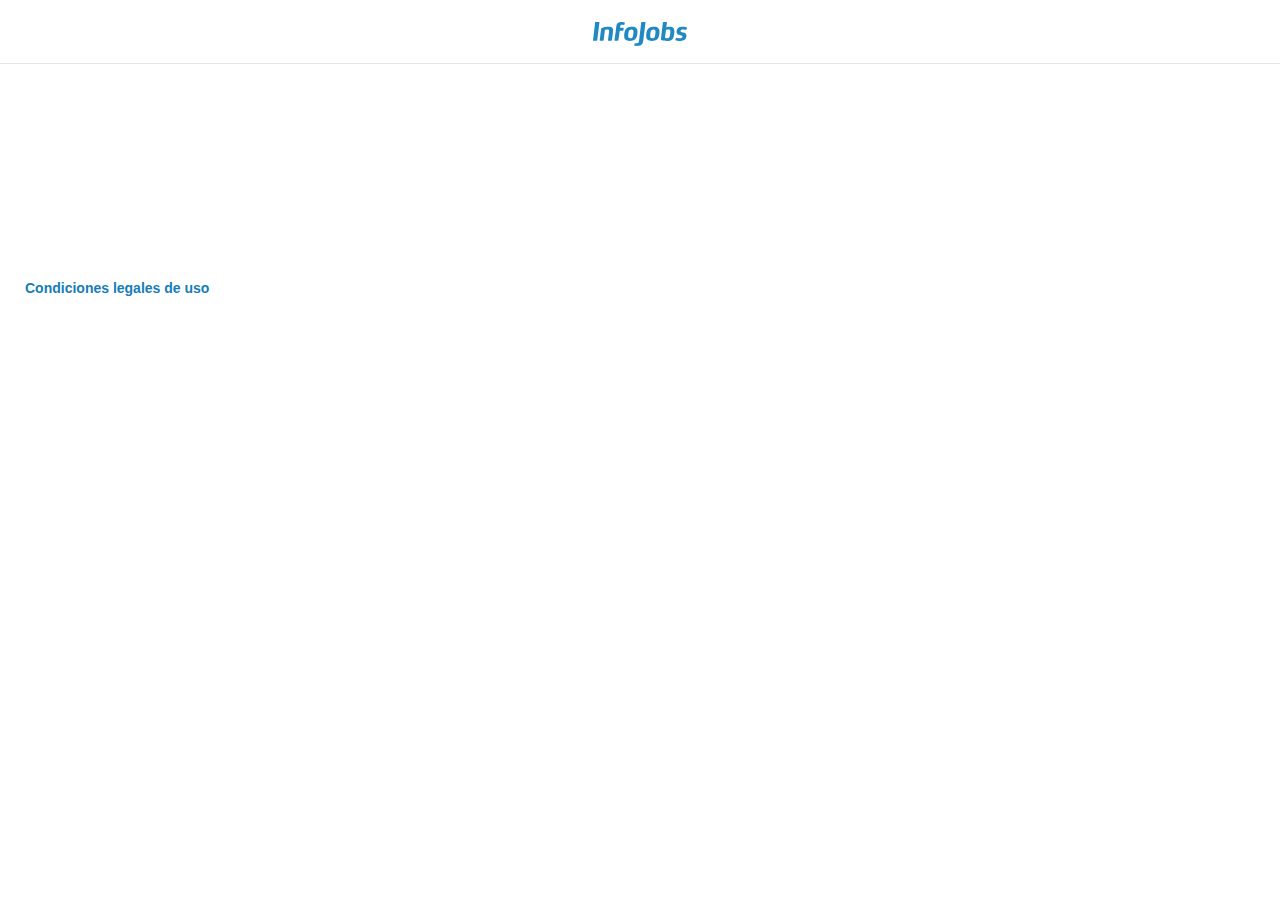
<file: panel-professionals/infojobs-research-unsubscribe.html>
﻿<!DOCTYPE html>
<html xmlns="http://www.w3.org/1999/xhtml">
<meta charset="UTF-8">
<head>
    <meta name="viewport" content="width=device-width, initial-scale=1.0, maximum-scale=1.0, user-scalable=no" />
  <script src="../resources/lottie.js" type="text/javascript"></script>
  <link rel="stylesheet" type="text/css" href="../resources/style.css">
  <script
  src="https://code.jquery.com/jquery-1.12.4.min.js"
  integrity="sha256-ZosEbRLbNQzLpnKIkEdrPv7lOy9C27hHQ+Xp8a4MxAQ="
  crossorigin="anonymous"></script>
  <title>Trámite de baja</title>
  <link rel="icon" type="image/x-icon" href="../resources/favicon.ico">
</head>
<body>
    <div class="header">
        <a onclick="document.location='infojobs-research.html'">
        <img class="header-logo" src="../resources/ij-logo-default.svg" alt="InfoJobs">
        </a>
    </div>
    <div class="content anim FU">
        <section id="section" class="section form-embed">
                <div data-tf-live="01JRAZJG48YDJBQ1WK46PMQ1G2"></div><script src="https://embed.typeform.com/next/embed.js"></script>
        </section>
        <section id="section" class="section p-20 row">
            <div class="col-child button-link-group">
                 <button class="button button-link"><a onclick="document.location='infojobs-research-terms.html'"> Condiciones legales de uso </a></button>
            </div>
        </section>
    </div>
            <script type="text/javascript">var animate = {
                    'time': 300,
                    'randMin': 1000,
                    'randMax': 1200
                };

                (function ($) {

                    function rand(min, max) {
                        return Math.floor((Math.random() * (max - min + 1)) + min);
                    }

                    var defaults = {
                        'randMin': 100,
                        'randMax': 2000,
                        'time': 1000
                    };

                    $(function () {

                        var settings = $.extend(defaults, animate);

                        $('a.animate').click(function (e) {
                            e.preventDefault();

                            var obj = $(this);
                            var time = settings.time;

                            if (obj.hasClass('rand')) {

                                time = rand(settings.randMin, settings.randMax);

                            } else {

                                var result = /time[0-9]+/.exec(obj.attr('class'));
                                if (result)
                                    time = parseInt(new String(result).replace('time', ''));

                            }

                            $('html, body').animate({
                                scrollTop: $(obj.attr('href')).offset().top
                            }, time);

                        });

                    });
                })(jQuery);</script>
            <script src="../resources/onboarding-4.js" type="text/javascript"></script>

</body>
</html>
</file>
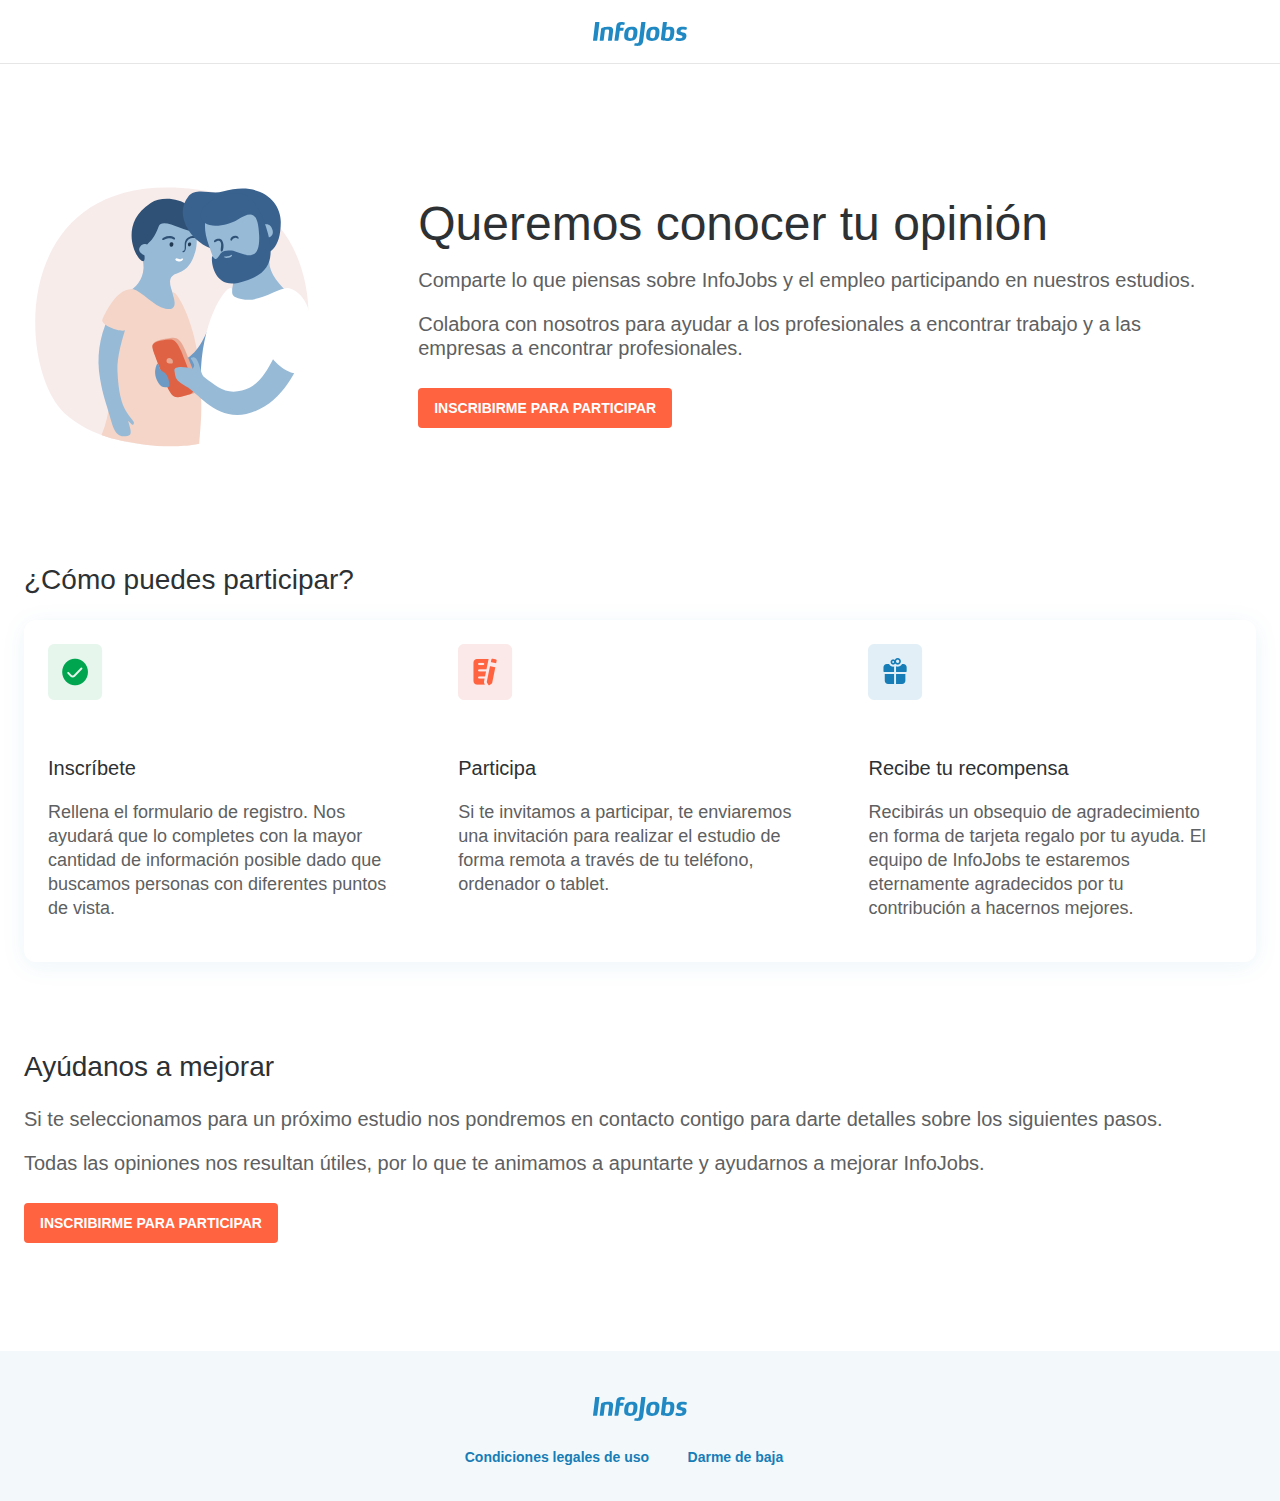
<file: panel-professionals/infojobs-research.html>
﻿<!DOCTYPE html>
<html xmlns="http://www.w3.org/1999/xhtml">
<meta charset="UTF-8">
<head>
    <meta name="viewport" content="width=device-width, initial-scale=1.0, maximum-scale=1.0, user-scalable=no" />
  <script src="../resources/lottie.js" type="text/javascript"></script>
  <link rel="stylesheet" type="text/css" href="../resources/style.css">
  <script
  src="https://code.jquery.com/jquery-1.12.4.min.js"
  integrity="sha256-ZosEbRLbNQzLpnKIkEdrPv7lOy9C27hHQ+Xp8a4MxAQ="
  crossorigin="anonymous"></script>
  <title>Ayúdanos a mejorar InfoJobs</title>
  <link rel="icon" type="image/x-icon" href="../resources/favicon.ico">
</head>
<body>
    <div class="header">
        <a onclick="document.location='infojobs-research.html'">
        <img class="header-logo" src="../resources/ij-logo-default.svg" alt="InfoJobs">
        </a>
    </div>
    <div class="content anim FU">
        <section id="section" class="section p-20 first-section row">
            <div class="col-4 lottie-ilustration">
                <div class="col-child">
                    <div class="lottie-onboarding" id="onboarding-1" alt="dos personas miran un móvil"></div>
                </div>
            </div>
            <div class="col-8" style="margin-top:32px;">
                <div class="col-child">
                    <h1 class="heading-1">Queremos conocer tu opinión</h1>
                    <p class="body-1" style="padding-right:24px;">
                        Comparte lo que piensas sobre InfoJobs y el empleo participando en nuestros estudios.
                    </p>
                    <p class="body-1" style="padding-right:24px;">
                        Colabora con nosotros para ayudar a los profesionales a encontrar trabajo y a las empresas a encontrar profesionales.
                    </p>
                    <button onclick="document.location='infojobs-research-form.html'" class="button button-accent" style="margin-top:8px;">
                        <span> Inscribirme para participar </span>
                    </button>
                </div> 
            </div>
        </section>

        <section id="section" class="section p-20 row">
            <h2 class="heading-2">¿Cómo puedes participar?</h2>
            <div class="onbo-elevation">
            <div class="onbo-cell col-4 col-s-12" alt="Regístrate">
                <div class="col-child p-20">
                    <img alt="" src="../resources/img-check.png" style="margin-bottom:32px;">
                    <p class="heading-3">Inscríbete</p>
                    <p class="body-2">Rellena el formulario de registro. Nos ayudará que lo completes con la mayor cantidad de información posible dado que buscamos personas con diferentes puntos de vista.</p>
                </div>
            </div>
            <div class="onbo-cell col-4 col-s-12" alt="Participa">
                <div class="col-child p-20">
                    <img alt="" src="../resources/img-form.png" style="margin-bottom:32px;">
                    <p class="heading-3">Participa</p>
                    <p class="body-2">Si te invitamos a participar, te enviaremos una invitación para realizar el estudio de forma remota a través de tu teléfono, ordenador o tablet.</p>
                </div>
            </div>
            <div class="onbo-cell col-4 col-s-12" style="margin-right:0px;" alt="Obtén recompensas">
                <div class="col-child p-20">
                    <img alt="" src="../resources/img-present.png" style="margin-bottom:32px;">
                    <p class="heading-3">Recibe tu recompensa</p>
                    <p class="body-2">Recibirás un obsequio de agradecimiento en forma de tarjeta regalo por tu ayuda. El equipo de InfoJobs te estaremos eternamente agradecidos por tu contribución a hacernos mejores.</p>
                </div>
            </div>
            </div>
        </section>
        <section id="section" class="section p-20 mb-80 row">
            <div class="col-child">
                <h2 class="heading-2">Ayúdanos a mejorar</h2>
                <p class="body-1" style="padding-right:24px;">
                    Si te seleccionamos para un próximo estudio nos pondremos en contacto contigo para darte detalles sobre los siguientes pasos. 
                </p>
                <p class="body-1" style="padding-right:24px;">
                    Todas las opiniones nos resultan útiles, por lo que te animamos a apuntarte y ayudarnos a mejorar InfoJobs.
                </p>
                <button onclick="document.location='infojobs-research-form.html'" class="button button-accent" style="margin-top:8px;">
                    <span> Inscribirme para participar </span>
                </button>
            </div>
        </section>
    </div>
    <div class="footer">
        <div class="footer-content">
            <img class="header-logo" src="../resources/ij-logo-default.svg" alt="InfoJobs">
        </div>
        <div class="footer-content p-t-16">
            <button class="button button-link"><a onclick="document.location='infojobs-research-terms.html'"> Condiciones legales de uso </a></button>
            <button class="button button-link"><a onclick="document.location='infojobs-research-unsubscribe.html'"> Darme de baja</a></button>
        </div>
    </div>
            <script type="text/javascript">var animate = {
                    'time': 300,
                    'randMin': 1000,
                    'randMax': 1200
                };

                (function ($) {

                    function rand(min, max) {
                        return Math.floor((Math.random() * (max - min + 1)) + min);
                    }

                    var defaults = {
                        'randMin': 100,
                        'randMax': 2000,
                        'time': 1000
                    };

                    $(function () {

                        var settings = $.extend(defaults, animate);

                        $('a.animate').click(function (e) {
                            e.preventDefault();

                            var obj = $(this);
                            var time = settings.time;

                            if (obj.hasClass('rand')) {

                                time = rand(settings.randMin, settings.randMax);

                            } else {

                                var result = /time[0-9]+/.exec(obj.attr('class'));
                                if (result)
                                    time = parseInt(new String(result).replace('time', ''));

                            }

                            $('html, body').animate({
                                scrollTop: $(obj.attr('href')).offset().top
                            }, time);

                        });

                    });
                })(jQuery);</script>
            <script src="../resources/onboarding-1.js" type="text/javascript"></script>

</body>
</html>
</file>
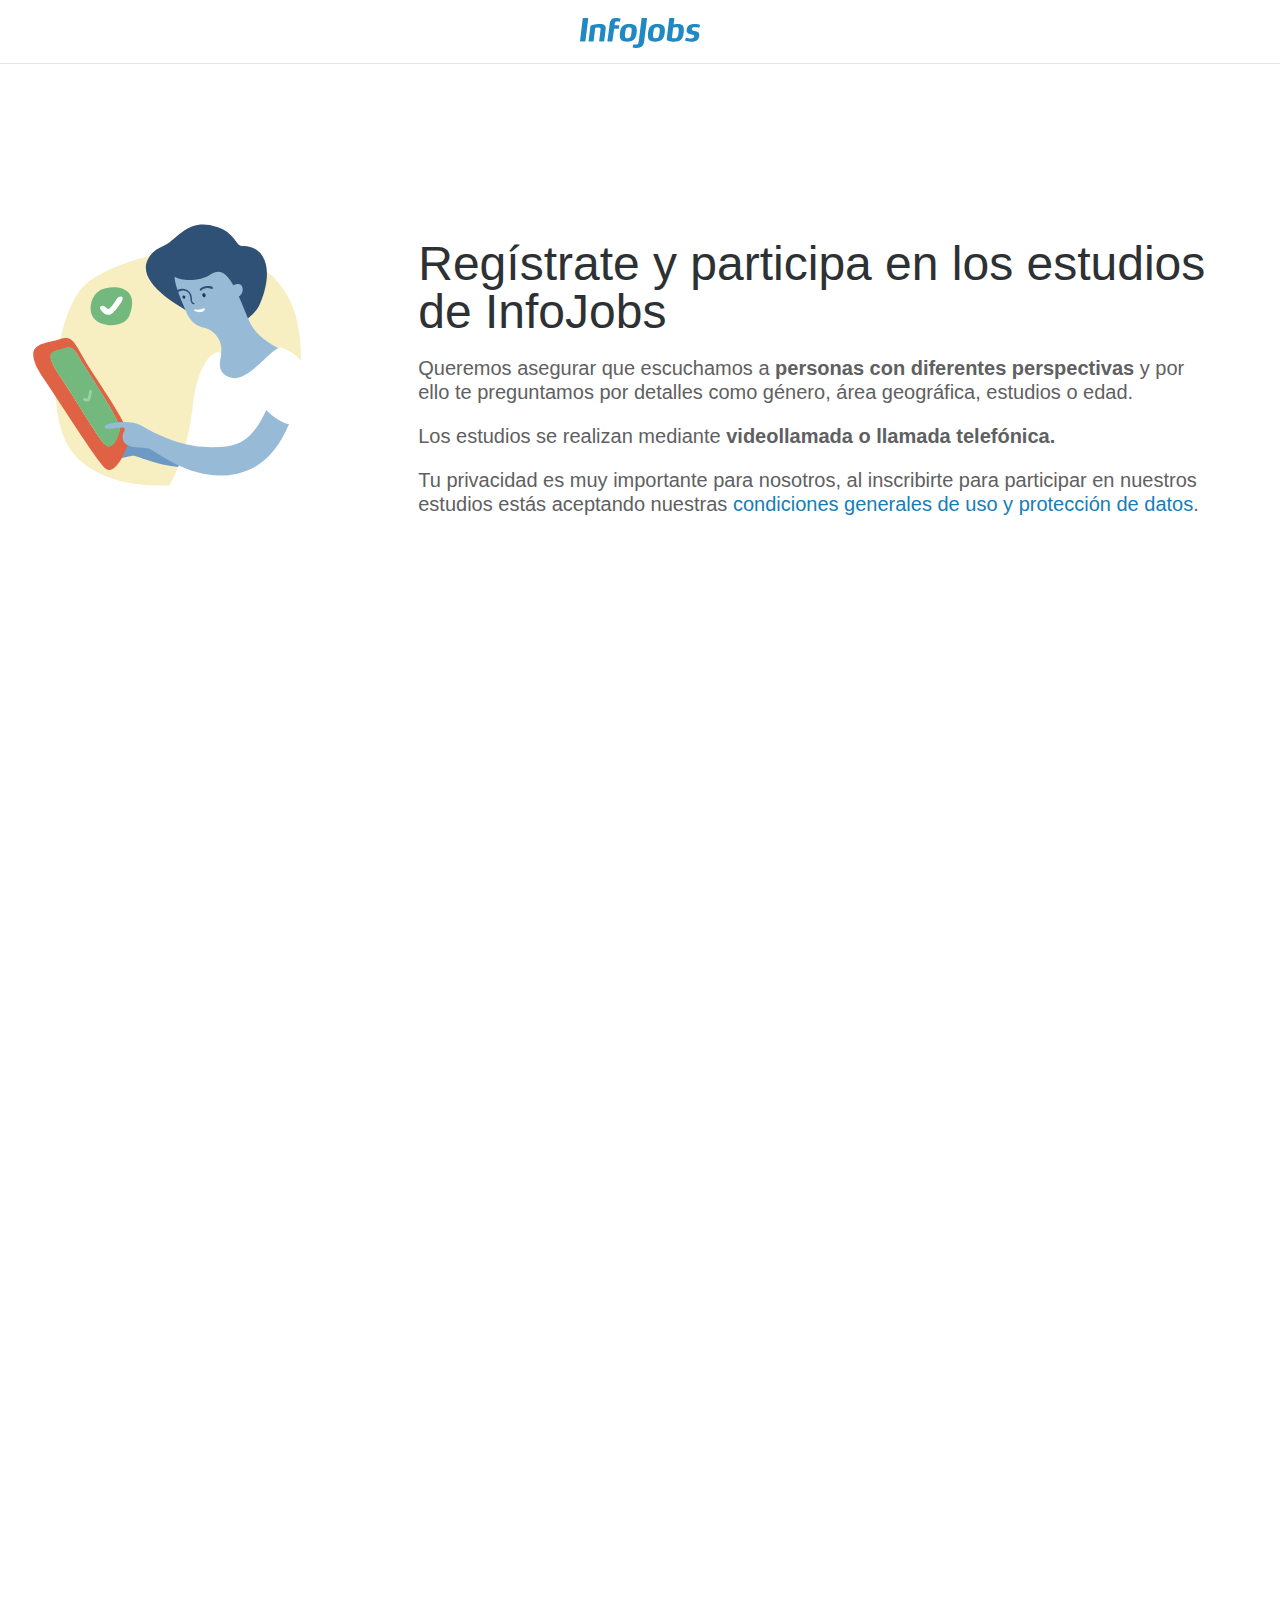
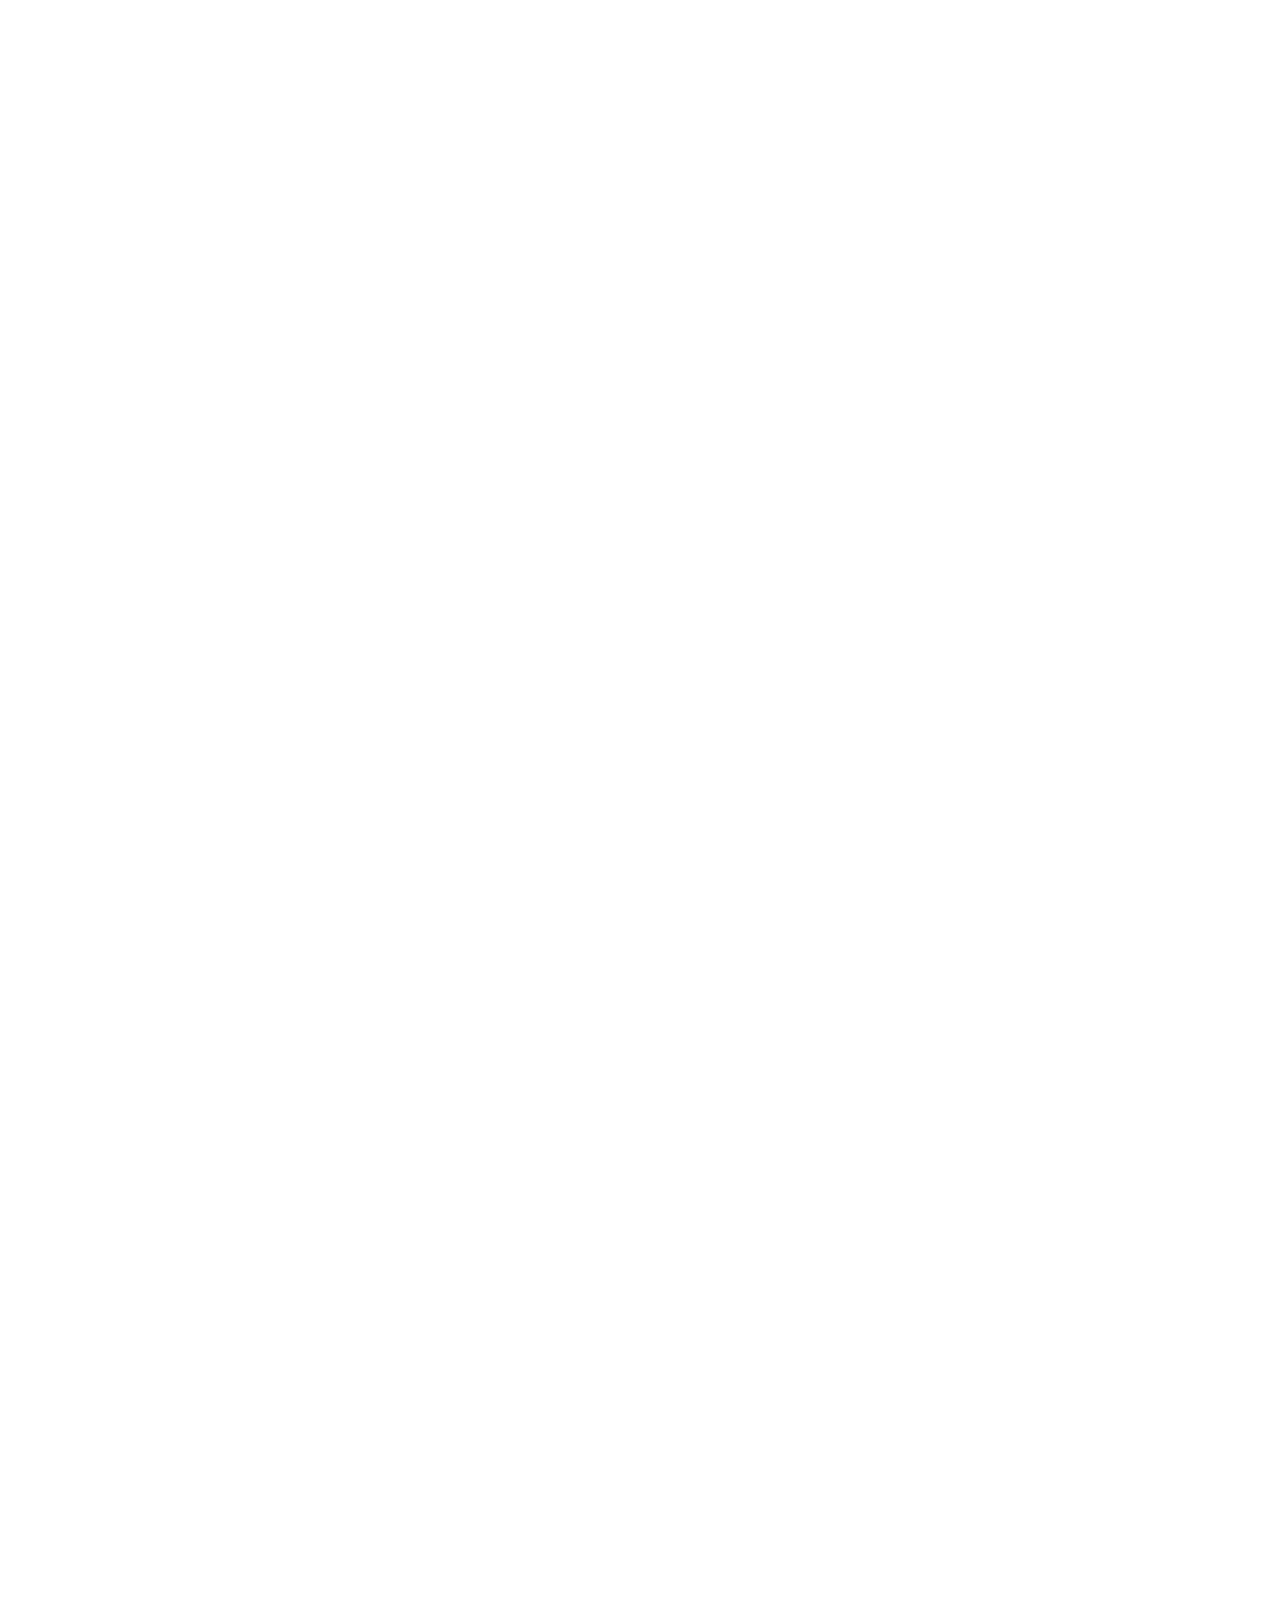
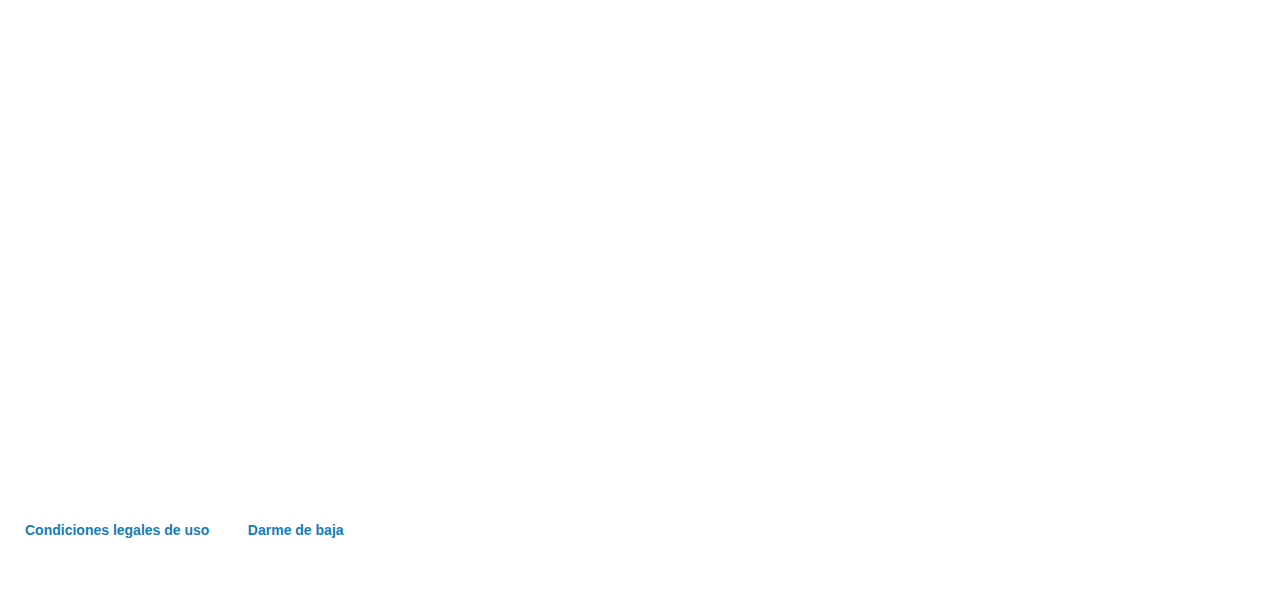
<file: research/candidatos-alta.html>
﻿<!DOCTYPE html>
<html xmlns="http://www.w3.org/1999/xhtml">
<meta charset="UTF-8">
<head>
    <meta name="viewport" content="width=device-width, initial-scale=1.0, maximum-scale=1.0, user-scalable=no" />
  <script src="resources/lottie.js" type="text/javascript"></script>
  <link rel="stylesheet" type="text/css" href="resources/style.css">
  <script
  src="https://code.jquery.com/jquery-1.12.4.min.js"
  integrity="sha256-ZosEbRLbNQzLpnKIkEdrPv7lOy9C27hHQ+Xp8a4MxAQ="
  crossorigin="anonymous"></script>
  <title>Regístrate para participar</title>
  <link rel="icon" type="image/x-icon" href="resources/favicon.ico">
</head>
<body>
    <div class="header">
        <a onclick="document.location='candidatos-participar.html'">
        <img class="header-logo" src="resources/ij-logo-default.svg" alt="InfoJobs">
        </a>
    </div>
    <div class="content anim FU">
        <section id="section" class="section p-20 first-section row">
            <div class="col-4 lottie-ilustration">
                <div class="col-child">
                    <div class="lottie-onboarding" id="onboarding-4" alt="dos personas miran un móvil"></div>
                </div>
            </div>
            <div class="col-8" style="margin-top:32px;">
                <div class="col-child">
                    <h1 class="heading-1">Regístrate y participa en los estudios de InfoJobs</h1>
                    <p class="body-1" style="padding-right:24px;">
                        Queremos asegurar que escuchamos a <b>personas con diferentes perspectivas</b> y por ello te preguntamos por detalles como género, área geográfica, estudios o edad. 
                    </p>
                    <p class="body-1" style="padding-right:24px;">
                        Los estudios se realizan mediante <b>videollamada o llamada telefónica.</b> 
                    </p>
                    <p class="body-1" style="padding-right:24px;">
                        Tu privacidad es muy importante para nosotros, al inscribirte para participar en nuestros estudios estás aceptando nuestras <a onclick="document.location='candidatos-condiciones.html'">condiciones generales de uso y protección de datos</a>.
                    </p>
                </div>
            </div>
        </section>
        <section id="section" class="section form-embed">
                <script src="https://static.airtable.com/js/embed/embed_snippet_v1.js"></script><iframe class="airtable-embed airtable-dynamic-height" src="https://airtable.com/embed/shrUFCGn2ANRawg9H?backgroundColor=blue" frameborder="0" onmousewheel="" width="100%" height="3006" style="background: transparent; border: none;"></iframe>
        </section>
        <section id="section" class="section p-20 row">
            <div class="col-child button-link-group">
                 <button class="button button-link"><a onclick="document.location='candidatos-condiciones.html'"> Condiciones legales de uso </a></button>
                 <button class="button button-link"><a onclick="document.location='candidatos-baja.html'"> Darme de baja</a></button>
            </div>
        </section>
    </div>
            <script type="text/javascript">var animate = {
                    'time': 300,
                    'randMin': 1000,
                    'randMax': 1200
                };

                (function ($) {

                    function rand(min, max) {
                        return Math.floor((Math.random() * (max - min + 1)) + min);
                    }

                    var defaults = {
                        'randMin': 100,
                        'randMax': 2000,
                        'time': 1000
                    };

                    $(function () {

                        var settings = $.extend(defaults, animate);

                        $('a.animate').click(function (e) {
                            e.preventDefault();

                            var obj = $(this);
                            var time = settings.time;

                            if (obj.hasClass('rand')) {

                                time = rand(settings.randMin, settings.randMax);

                            } else {

                                var result = /time[0-9]+/.exec(obj.attr('class'));
                                if (result)
                                    time = parseInt(new String(result).replace('time', ''));

                            }

                            $('html, body').animate({
                                scrollTop: $(obj.attr('href')).offset().top
                            }, time);

                        });

                    });
                })(jQuery);</script>
            <script src="resources/onboarding-4.js" type="text/javascript"></script>

</body>
</html>
</file>
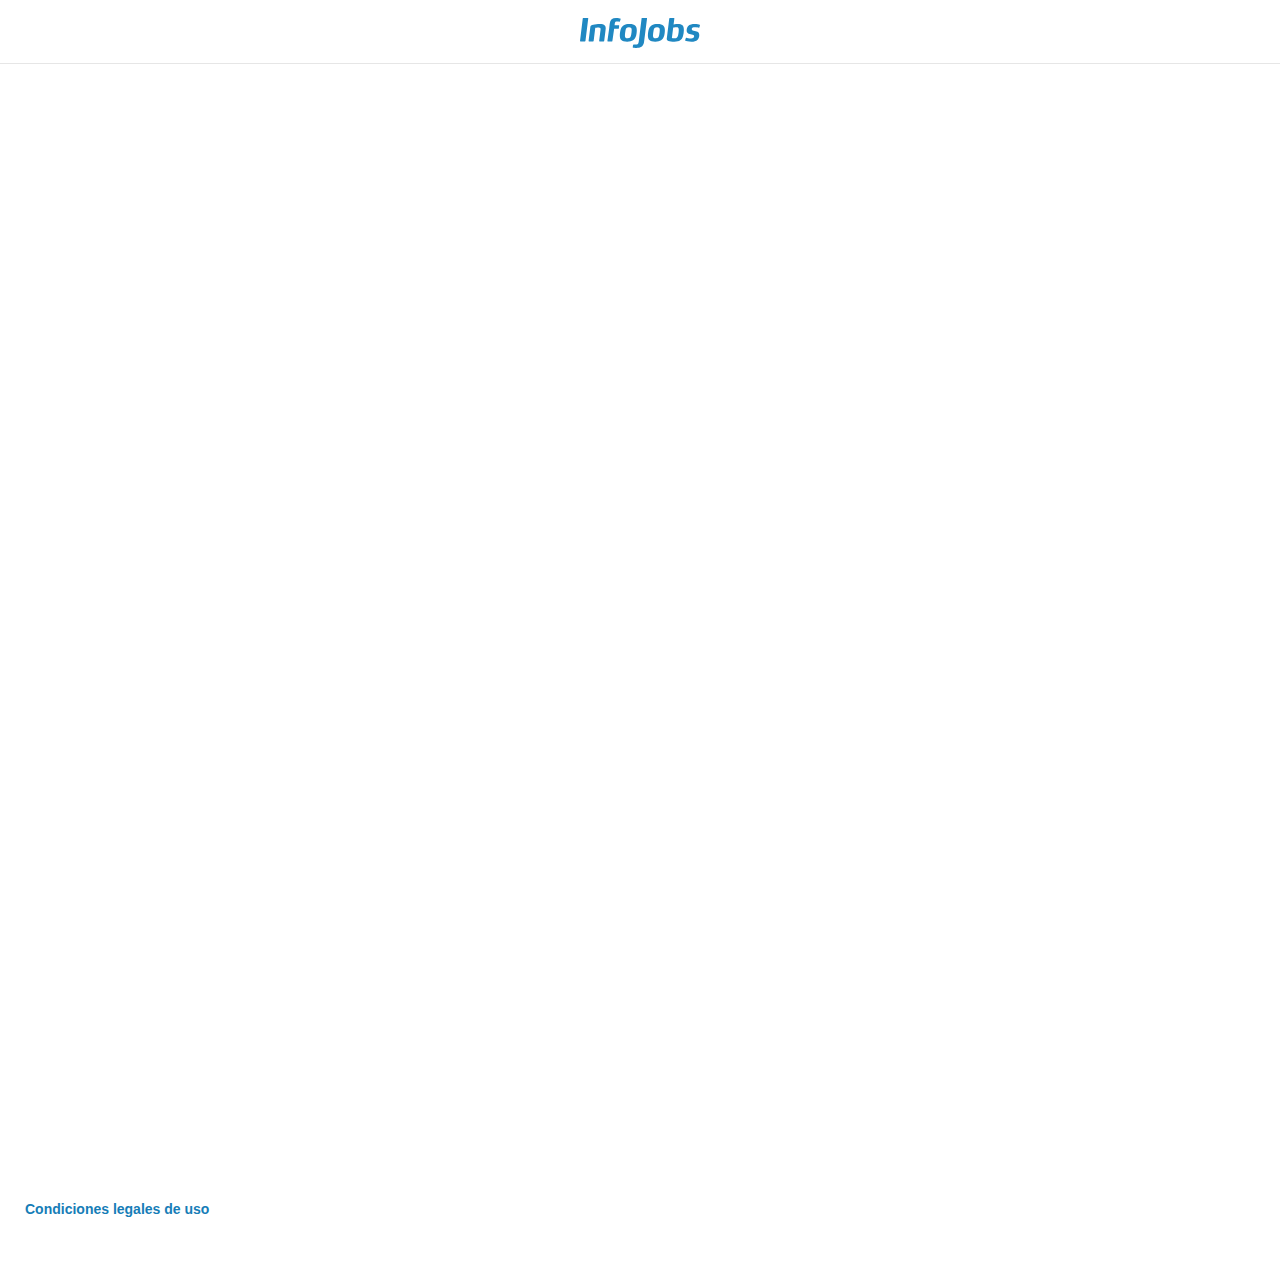
<file: research/candidatos-baja.html>
﻿<!DOCTYPE html>
<html xmlns="http://www.w3.org/1999/xhtml">
<meta charset="UTF-8">
<head>
    <meta name="viewport" content="width=device-width, initial-scale=1.0, maximum-scale=1.0, user-scalable=no" />
  <script src="resources/lottie.js" type="text/javascript"></script>
  <link rel="stylesheet" type="text/css" href="resources/style.css">
  <script
  src="https://code.jquery.com/jquery-1.12.4.min.js"
  integrity="sha256-ZosEbRLbNQzLpnKIkEdrPv7lOy9C27hHQ+Xp8a4MxAQ="
  crossorigin="anonymous"></script>
  <title>Trámite de baja</title>
  <link rel="icon" type="image/x-icon" href="resources/favicon.ico">
</head>
<body>
    <div class="header">
        <a onclick="document.location='candidatos-participar.html'">
        <img class="header-logo" src="resources/ij-logo-default.svg" alt="InfoJobs">
        </a>
    </div>
    <div class="content anim FU">
        <section id="section" class="section form-embed">
                <script src="https://static.airtable.com/js/embed/embed_snippet_v1.js"></script><iframe class="airtable-embed airtable-dynamic-height" src="https://airtable.com/embed/shrl49qvDijWA70A2?backgroundColor=blue" frameborder="0" onmousewheel="" width="100%" height="881" style="background: transparent; border: none;"></iframe>
        </section>
        <section id="section" class="section p-20 row">
            <div class="col-child button-link-group">
                 <button class="button button-link"><a onclick="document.location='candidatos-condiciones.html'"> Condiciones legales de uso </a></button>
            </div>
        </section>
    </div>
            <script type="text/javascript">var animate = {
                    'time': 300,
                    'randMin': 1000,
                    'randMax': 1200
                };

                (function ($) {

                    function rand(min, max) {
                        return Math.floor((Math.random() * (max - min + 1)) + min);
                    }

                    var defaults = {
                        'randMin': 100,
                        'randMax': 2000,
                        'time': 1000
                    };

                    $(function () {

                        var settings = $.extend(defaults, animate);

                        $('a.animate').click(function (e) {
                            e.preventDefault();

                            var obj = $(this);
                            var time = settings.time;

                            if (obj.hasClass('rand')) {

                                time = rand(settings.randMin, settings.randMax);

                            } else {

                                var result = /time[0-9]+/.exec(obj.attr('class'));
                                if (result)
                                    time = parseInt(new String(result).replace('time', ''));

                            }

                            $('html, body').animate({
                                scrollTop: $(obj.attr('href')).offset().top
                            }, time);

                        });

                    });
                })(jQuery);</script>
            <script src="resources/onboarding-4.js" type="text/javascript"></script>

</body>
</html>
</file>
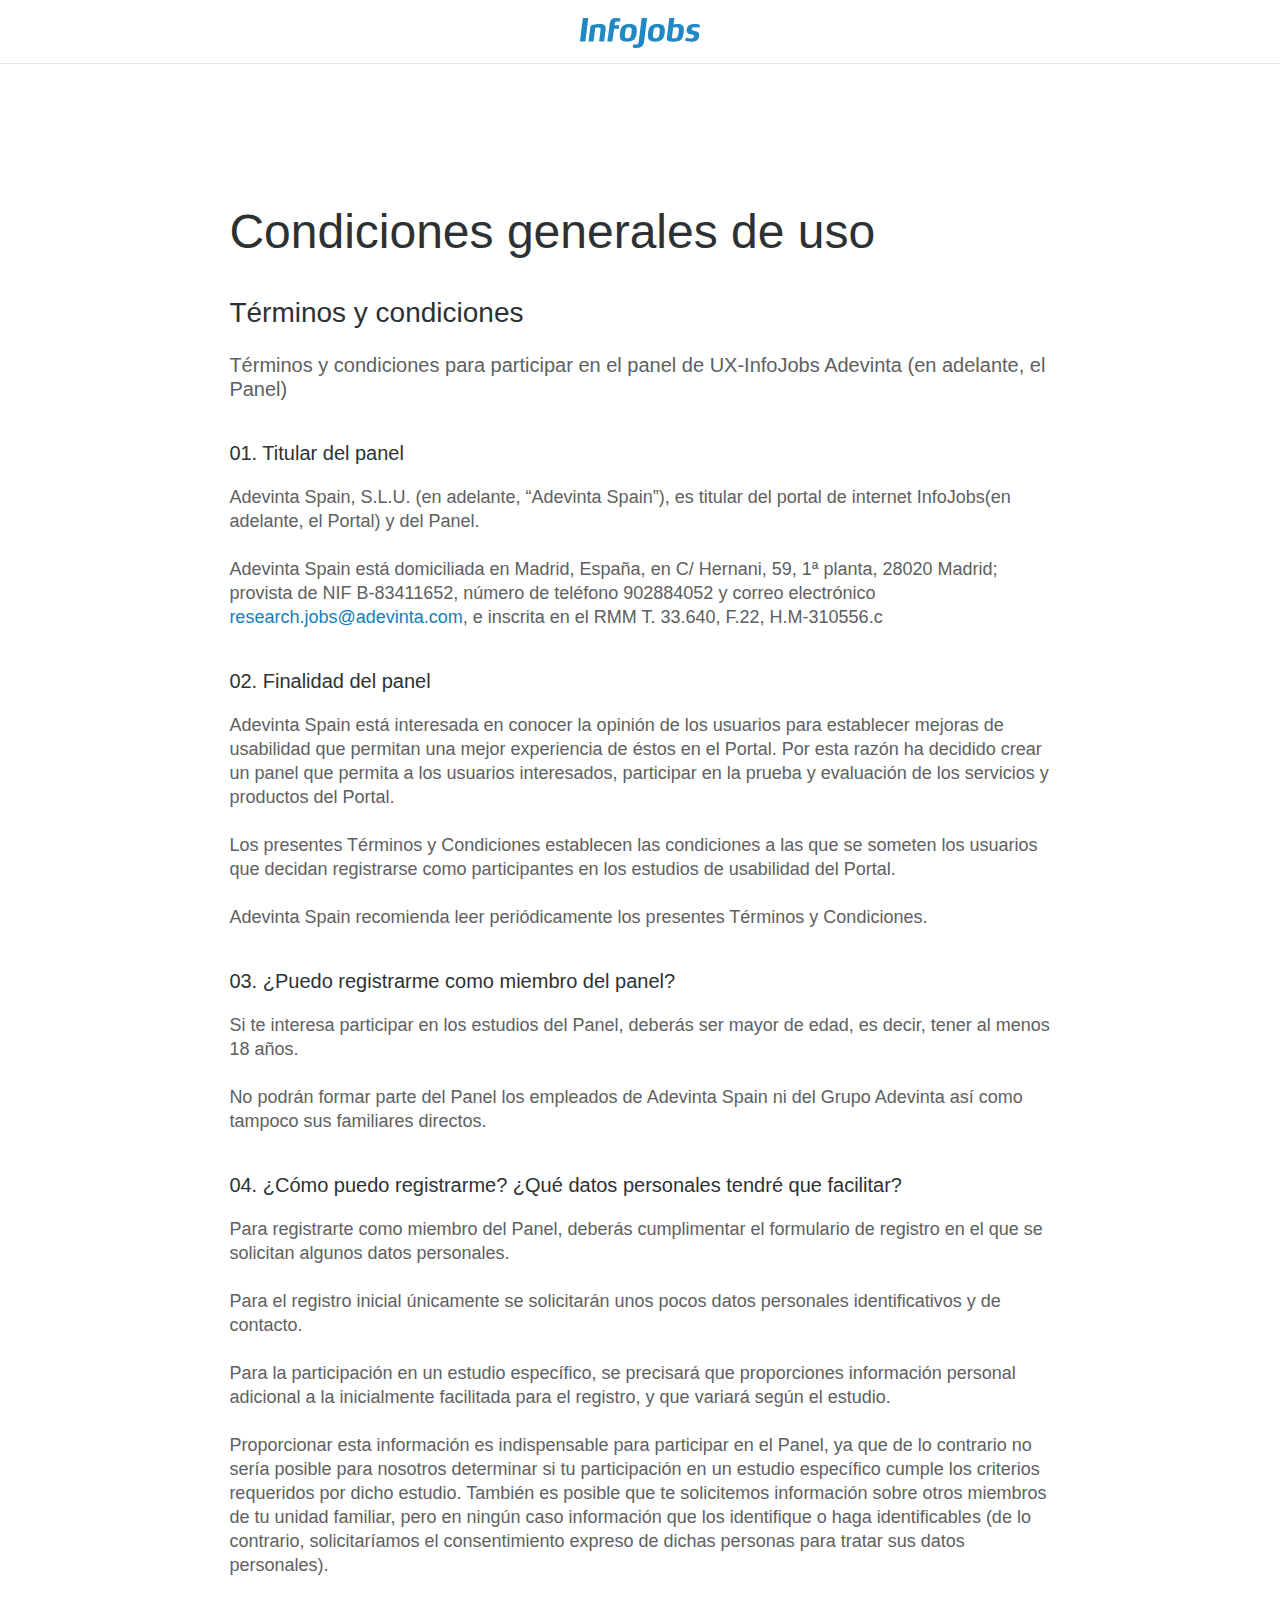
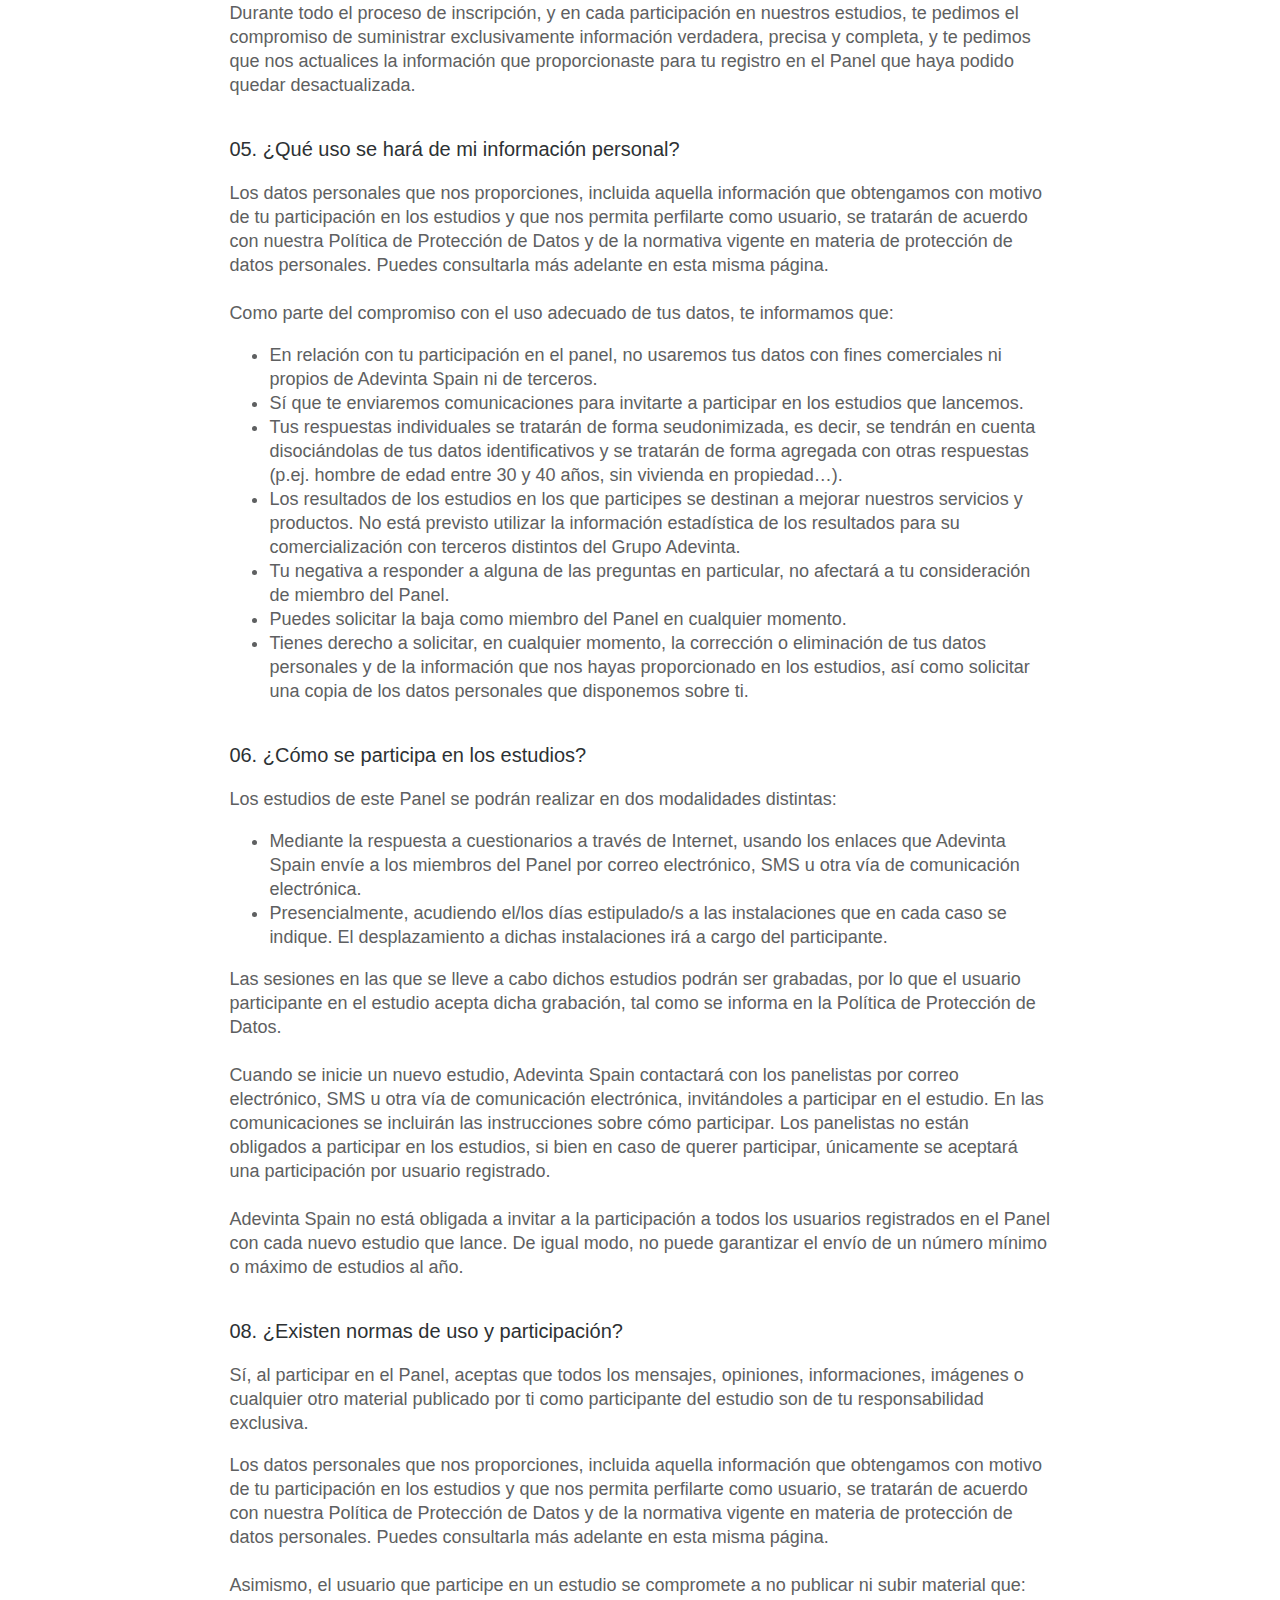
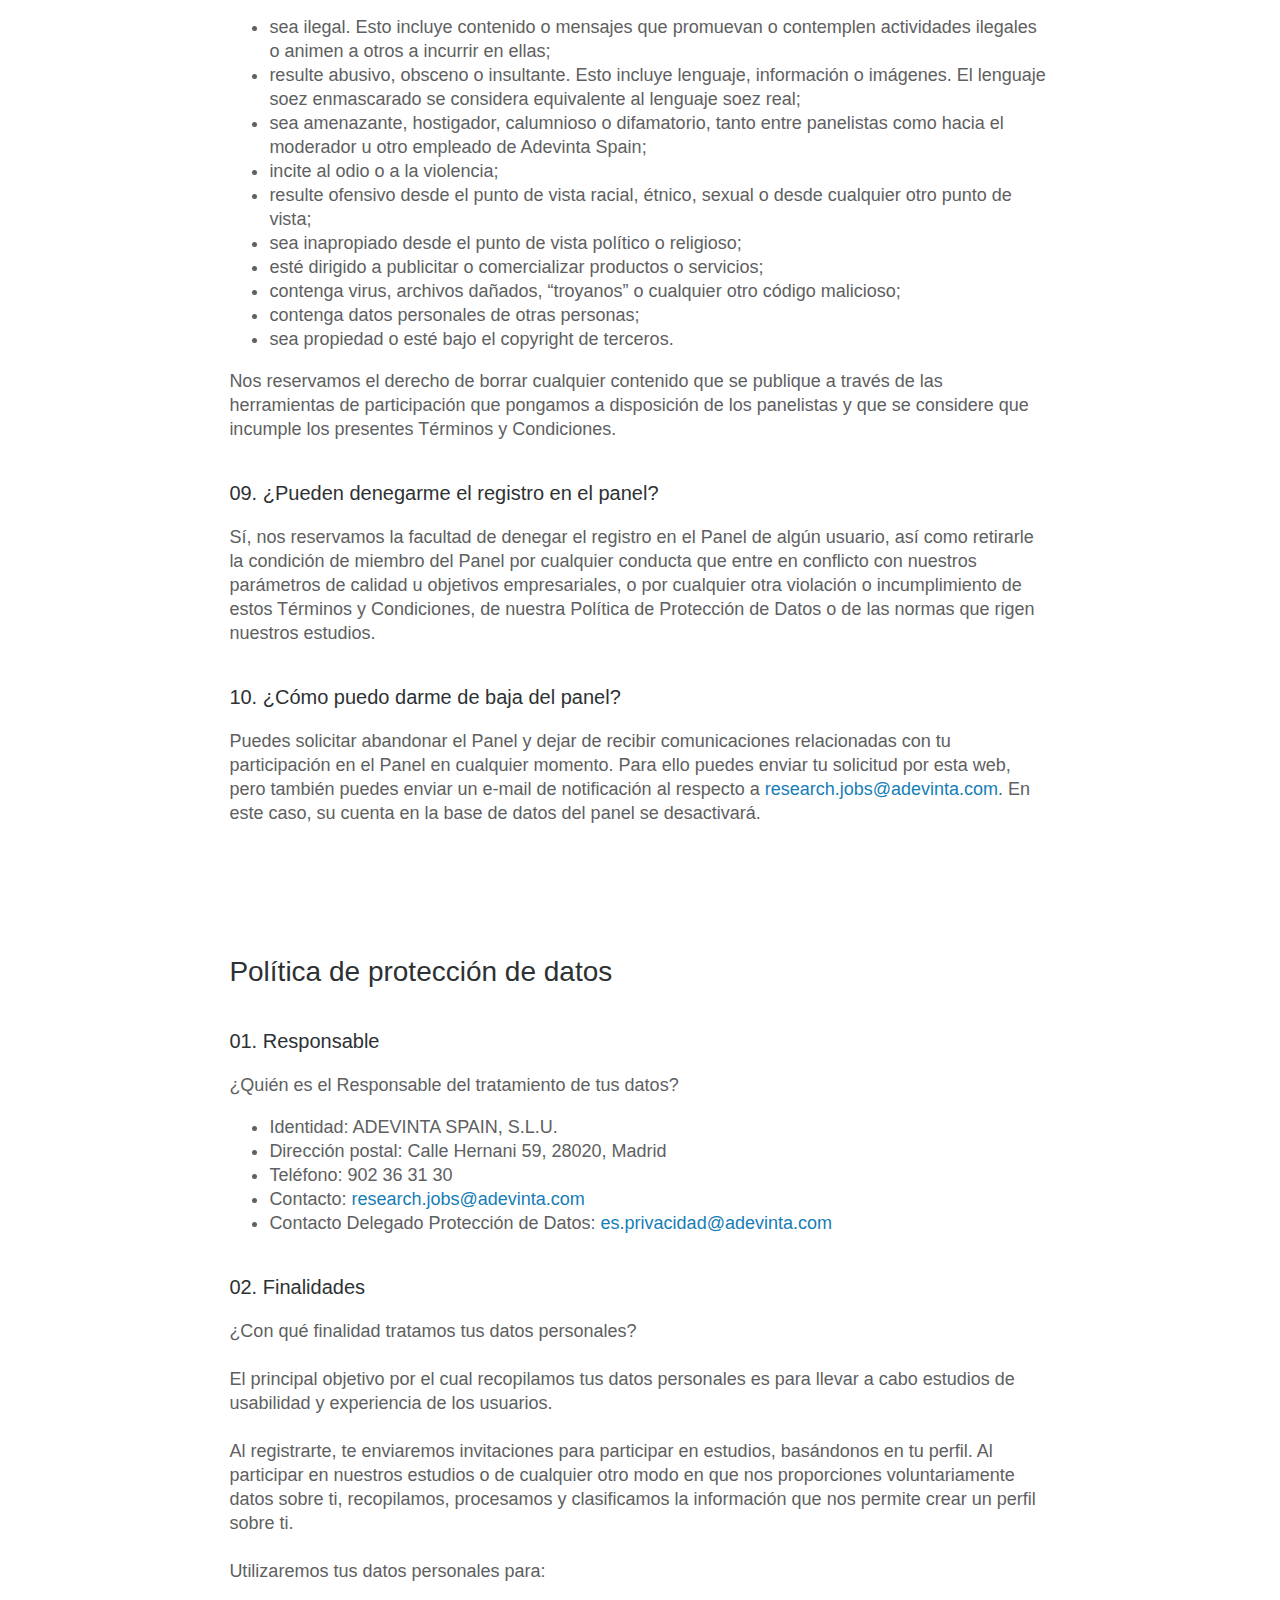
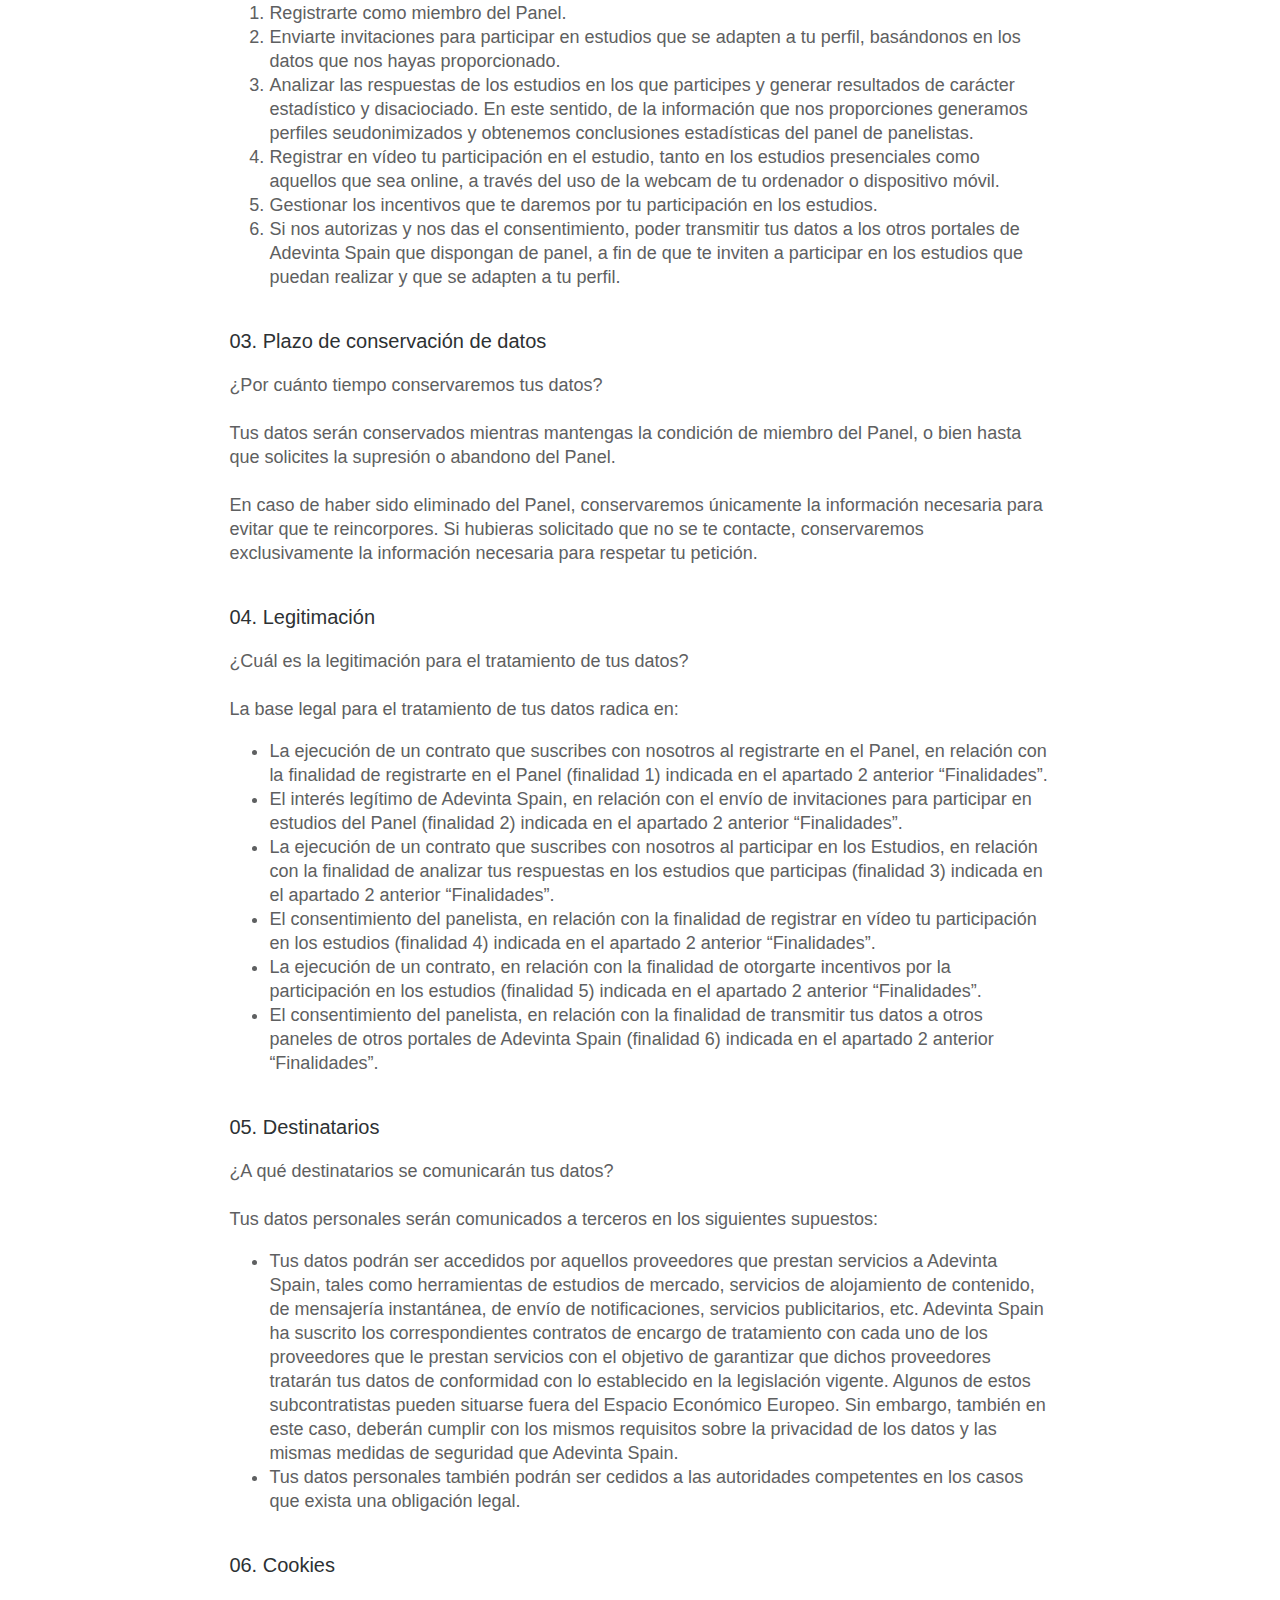
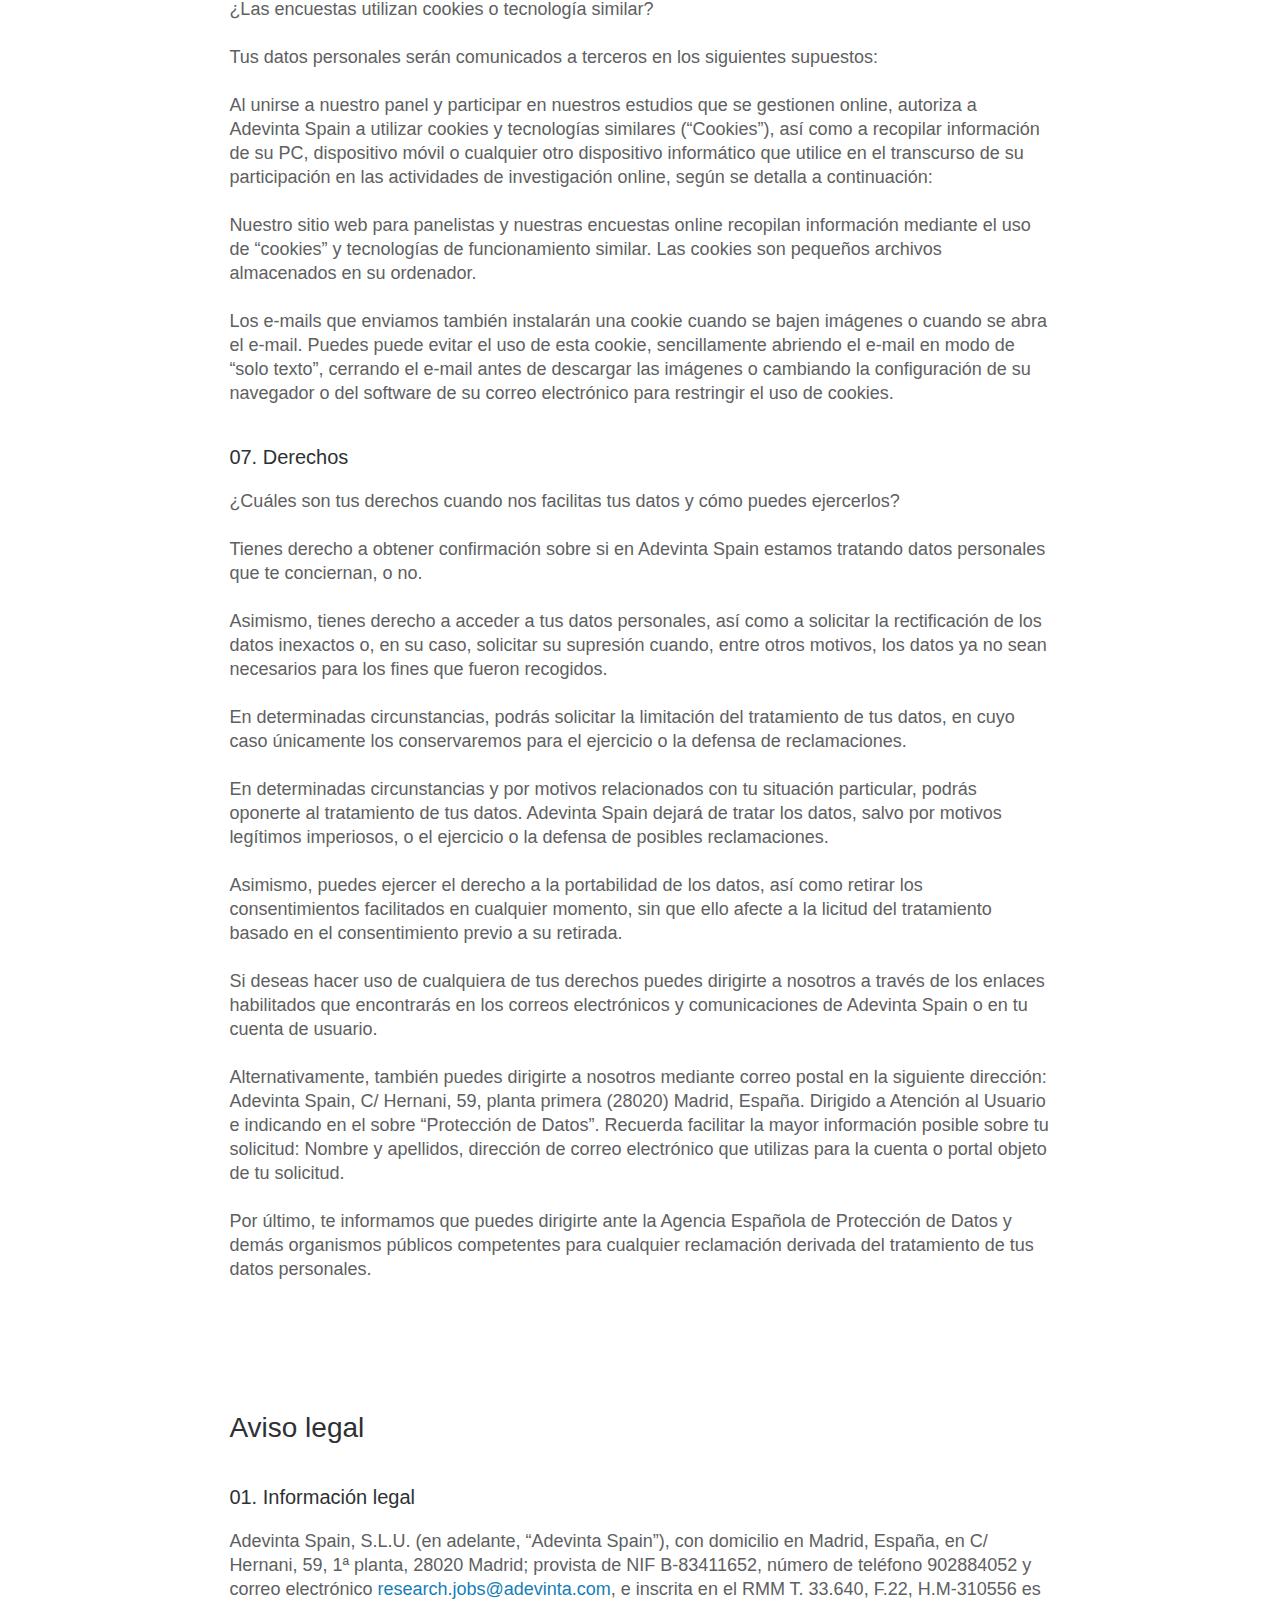
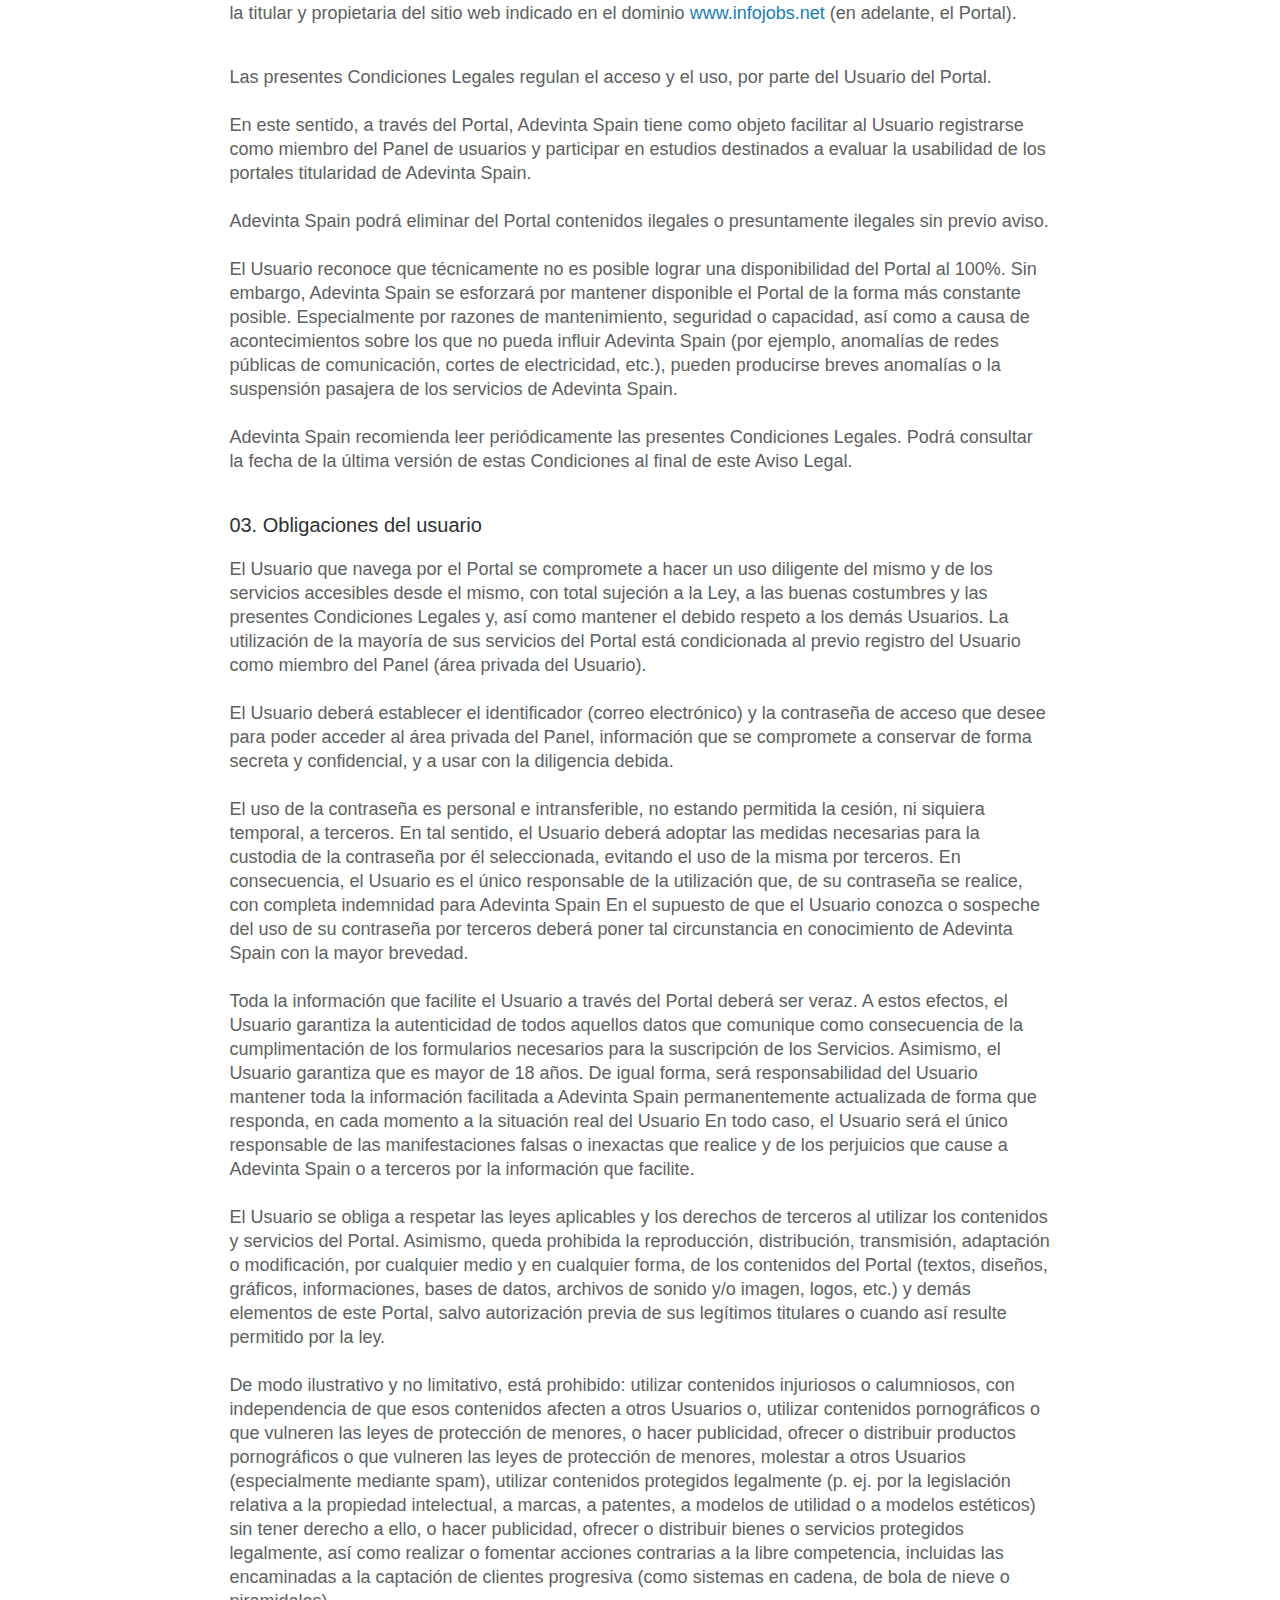
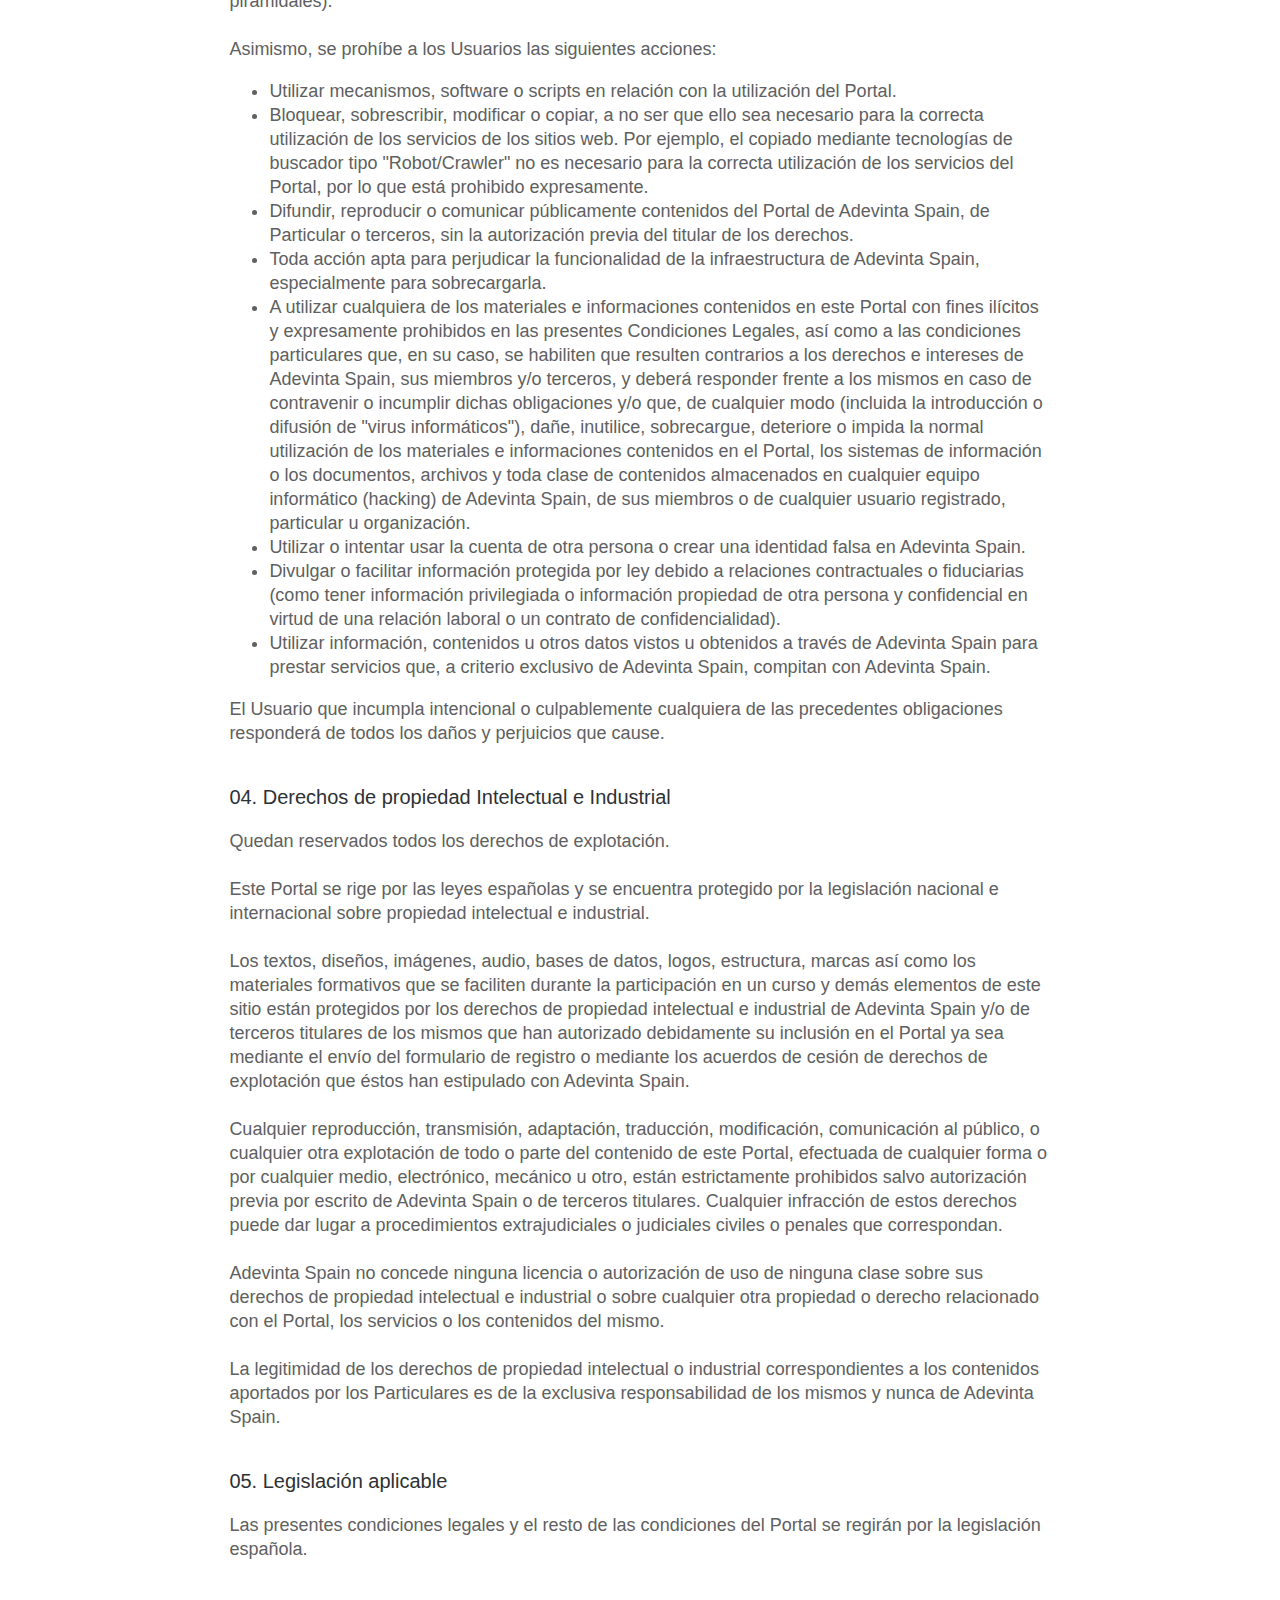
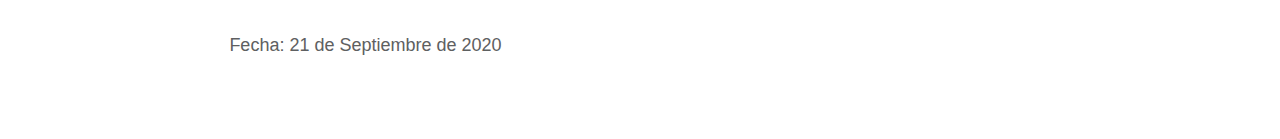
<file: research/candidatos-condiciones.html>
<!DOCTYPE html>
<html xmlns="http://www.w3.org/1999/xhtml">
<meta charset="UTF-8">
<head>
    <meta name="viewport" content="width=device-width, initial-scale=1.0, maximum-scale=1.0, user-scalable=no" />
  <script src="resources/lottie.js" type="text/javascript"></script>
  <link rel="stylesheet" type="text/css" href="resources/style.css">
  <script
  src="https://code.jquery.com/jquery-1.12.4.min.js"
  integrity="sha256-ZosEbRLbNQzLpnKIkEdrPv7lOy9C27hHQ+Xp8a4MxAQ="
  crossorigin="anonymous"></script>
  <title>Condiciones de uso</title>
  <link rel="icon" type="image/x-icon" href="resources/favicon.ico">
</head>
<body>
    <div class="header">
        <a onclick="document.location='candidatos-participar.html'">
        <img class="header-logo" src="resources/ij-logo-default.svg" alt="InfoJobs">
        </a>
    </div>
    <div class="content anim FU">
        <section id="section" class="section p-20 first-section row" style="display:flex;">
            <div class="col-8 col-s-12 col-child" style="margin: 0 auto;">
                <h1 class="heading-1" style="margin-bottom: 40px;">Condiciones generales de uso</h1>
                <h2 class="heading-2 mt-40">Términos y condiciones</h2>
                <p class="body-1">
                    Términos y condiciones para participar en el panel de UX-InfoJobs Adevinta (en adelante, el Panel)
                </p>

                <h3 class="heading-3 mt-40">01. Titular del panel</h3>
                <p class="body-2">
                    Adevinta Spain, S.L.U. (en adelante, “Adevinta Spain”), es titular del portal de internet InfoJobs(en adelante, el Portal) y del Panel.
                    <br></br>
                    Adevinta Spain está domiciliada en Madrid, España, en C/ Hernani, 59, 1ª planta, 28020 Madrid; provista de NIF B-83411652, número de teléfono 902884052 y correo electrónico <a href="mailto:research.jobs@adevinta.com">research.jobs@adevinta.com</a>, e inscrita en el RMM T. 33.640, F.22, H.M-310556.c
                </p>

                <h3 class="heading-3 mt-40">02. Finalidad del panel</h3>
                <p class="body-2">
                    Adevinta Spain está interesada en conocer la opinión de los usuarios para establecer mejoras de usabilidad que permitan una mejor experiencia de éstos en el Portal. Por esta razón ha decidido crear un panel que permita a los usuarios interesados, participar en la prueba y evaluación de los servicios y productos del Portal.
                    <br></br>
                    Los presentes Términos y Condiciones establecen las condiciones a las que se someten los usuarios que decidan registrarse como participantes en los estudios de usabilidad del Portal.
                    <br></br>
                    Adevinta Spain recomienda leer periódicamente los presentes Términos y Condiciones.
                </p>

                <h3 class="heading-3 mt-40">03. ¿Puedo registrarme como miembro del panel?</h3>
                <p class="body-2">
                    Si te interesa participar en los estudios del Panel, deberás ser mayor de edad, es decir, tener al menos 18 años.
                    <br></br>
                    No podrán formar parte del Panel los empleados de Adevinta Spain ni del Grupo Adevinta así como tampoco sus familiares directos.
                </p>
                <h3 class="heading-3 mt-40">04. ¿Cómo puedo registrarme? ¿Qué datos personales tendré que facilitar?</h3>
                <p class="body-2">
                    Para registrarte como miembro del Panel, deberás cumplimentar el formulario de registro en el que se solicitan algunos datos personales.
                    <br></br>
                    Para el registro inicial únicamente se solicitarán unos pocos datos personales identificativos y de contacto.
                    <br></br>
                    Para la participación en un estudio específico, se precisará que proporciones información personal adicional a la inicialmente facilitada para el registro, y que variará según el estudio.
                    <br></br>
                    Proporcionar esta información es indispensable para participar en el Panel, ya que de lo contrario no sería posible para nosotros determinar si tu participación en un estudio específico cumple los criterios requeridos por dicho estudio. También es posible que te solicitemos información sobre otros miembros de tu unidad familiar, pero en ningún caso información que los identifique o haga identificables (de lo contrario, solicitaríamos el consentimiento expreso de dichas personas para tratar sus datos personales).
                    <br></br>
                    Durante todo el proceso de inscripción, y en cada participación en nuestros estudios, te pedimos el compromiso de suministrar exclusivamente información verdadera, precisa y completa, y te pedimos que nos actualices la información que proporcionaste para tu registro en el Panel que haya podido quedar desactualizada.
                </p>

                <h3 class="heading-3 mt-40">05. ¿Qué uso se hará de mi información personal?</h3>
                <p class="body-2">
                    Los datos personales que nos proporciones, incluida aquella información que obtengamos con motivo de tu participación en los estudios y que nos permita perfilarte como usuario, se tratarán de acuerdo con nuestra Política de Protección de Datos y de la normativa vigente en materia de protección de datos personales. Puedes consultarla más adelante en esta misma página.
                    <br></br>
                    Como parte del compromiso con el uso adecuado de tus datos, te informamos que:
                    <ul class="body-2">
                        <li>En relación con tu participación en el panel, no usaremos tus datos con fines comerciales ni propios de Adevinta Spain ni de terceros.</li>
                        <li>Sí que te enviaremos comunicaciones para invitarte a participar en los estudios que lancemos.</li>
                        <li>Tus respuestas individuales se tratarán de forma seudonimizada, es decir, se tendrán en cuenta disociándolas de tus datos identificativos y se tratarán de forma agregada con otras respuestas (p.ej. hombre de edad entre 30 y 40 años, sin vivienda en propiedad…).</li>
                        <li>Los resultados de los estudios en los que participes se destinan a mejorar nuestros servicios y productos. No está previsto utilizar la información estadística de los resultados para su comercialización con terceros distintos del Grupo Adevinta.</li>
                        <li>Tu negativa a responder a alguna de las preguntas en particular, no afectará a tu consideración de miembro del Panel.</li>
                        <li>Puedes solicitar la baja como miembro del Panel en cualquier momento.</li>
                        <li>Tienes derecho a solicitar, en cualquier momento, la corrección o eliminación de tus datos personales y de la información que nos hayas proporcionado en los estudios, así como solicitar una copia de los datos personales que disponemos sobre ti.</li>
                    </ul>
                </p>

                <h3 class="heading-3 mt-40">06. ¿Cómo se participa en los estudios?</h3>
                <p class="body-2">
                    Los estudios de este Panel se podrán realizar en dos modalidades distintas:
                    <ul class="body-2">
                        <li>Mediante la respuesta a cuestionarios a través de Internet, usando los enlaces que Adevinta Spain envíe a los miembros del Panel por correo electrónico, SMS u otra vía de comunicación electrónica.</li>
                        <li>Presencialmente, acudiendo el/los días estipulado/s a las instalaciones que en cada caso se indique. El desplazamiento a dichas instalaciones irá a cargo del participante.</li>
                    </ul>
                </p>
                 <p class="body-2">
                    Las sesiones en las que se lleve a cabo dichos estudios podrán ser grabadas, por lo que el usuario participante en el estudio acepta dicha grabación, tal como se informa en la Política de Protección de Datos.
                    <br></br>
                    Cuando se inicie un nuevo estudio, Adevinta Spain contactará con los panelistas por correo electrónico, SMS u otra vía de comunicación electrónica, invitándoles a participar en el estudio. En las comunicaciones se incluirán las instrucciones sobre cómo participar. Los panelistas no están obligados a participar en los estudios, si bien en caso de querer participar, únicamente se aceptará una participación por usuario registrado.
                    <br></br>
                    Adevinta Spain no está obligada a invitar a la participación a todos los usuarios registrados en el Panel con cada nuevo estudio que lance. De igual modo, no puede garantizar el envío de un número mínimo o máximo de estudios al año.
                </p>

                <h3 class="heading-3 mt-40">08. ¿Existen normas de uso y participación?</h3>
                <p class="body-2">
                    Sí, al participar en el Panel, aceptas que todos los mensajes, opiniones, informaciones, imágenes o cualquier otro material publicado por ti como participante del estudio son de tu responsabilidad exclusiva.
                </p>
                <p class="body-2">
                    Los datos personales que nos proporciones, incluida aquella información que obtengamos con motivo de tu participación en los estudios y que nos permita perfilarte como usuario, se tratarán de acuerdo con nuestra Política de Protección de Datos y de la normativa vigente en materia de protección de datos personales. Puedes consultarla más adelante en esta misma página.
                    <br></br>
                    Asimismo, el usuario que participe en un estudio se compromete a no publicar ni subir material que:
                    <ul class="body-2">
                        <li>sea ilegal. Esto incluye contenido o mensajes que promuevan o contemplen actividades ilegales o animen a otros a incurrir en ellas;</li>
                        <li>resulte abusivo, obsceno o insultante. Esto incluye lenguaje, información o imágenes. El lenguaje soez enmascarado se considera equivalente al lenguaje soez real;</li>
                        <li>sea amenazante, hostigador, calumnioso o difamatorio, tanto entre panelistas como hacia el moderador u otro empleado de Adevinta Spain;</li>
                        <li>incite al odio o a la violencia;</li>
                        <li>resulte ofensivo desde el punto de vista racial, étnico, sexual o desde cualquier otro punto de vista;</li>
                        <li>sea inapropiado desde el punto de vista político o religioso;</li>
                        <li>esté dirigido a publicitar o comercializar productos o servicios;</li>
                        <li>contenga virus, archivos dañados, “troyanos” o cualquier otro código malicioso;</li>
                        <li>contenga datos personales de otras personas;</li>
                        <li>sea propiedad o esté bajo el copyright de terceros.</li>
                    </ul>
                </p>
                <p class="body-2">
                Nos reservamos el derecho de borrar cualquier contenido que se publique a través de las herramientas de participación que pongamos a disposición de los panelistas y que se considere que incumple los presentes Términos y Condiciones.
                </p>

                <h3 class="heading-3 mt-40">09. ¿Pueden denegarme el registro en el panel?</h3>
                <p class="body-2">
                    Sí, nos reservamos la facultad de denegar el registro en el Panel de algún usuario, así como retirarle la condición de miembro del Panel por cualquier conducta que entre en conflicto con nuestros parámetros de calidad u objetivos empresariales, o por cualquier otra violación o incumplimiento de estos Términos y Condiciones, de nuestra Política de Protección de Datos o de las normas que rigen nuestros estudios.
                </p>

                <h3 class="heading-3 mt-40">10. ¿Cómo puedo darme de baja del panel?</h3>
                <p class="body-2">
                    Puedes solicitar abandonar el Panel y dejar de recibir comunicaciones relacionadas con tu participación en el Panel en cualquier momento. Para ello puedes enviar tu solicitud por esta web, pero también puedes enviar un e-mail de notificación al respecto a <a href="mailto:research.jobs@adevinta.com">research.jobs@adevinta.com</a>. En este caso, su cuenta en la base de datos del panel se desactivará.
                </p>

                <br></br>
                <br></br>

                <h2 class="heading-2 mt-40">Política de protección de datos</h2>

                <h3 class="heading-3 mt-40">01. Responsable</h3>
                <p class="body-2">
                ¿Quién es el Responsable del tratamiento de tus datos?
                    <ul class="body-2">
                        <li>Identidad: ADEVINTA SPAIN, S.L.U.</li>
                        <li>Dirección postal: Calle Hernani 59, 28020, Madrid</li>
                        <li>Teléfono: 902 36 31 30</li>
                        <li>Contacto: <a href="mailto:research.jobs@adevinta.com">research.jobs@adevinta.com</a></li>
                        <li>Contacto Delegado Protección de Datos: <a href="mailto:es.privacidad@adevinta.com">es.privacidad@adevinta.com</a></li>
                    </ul>
                </p>

                <h3 class="heading-3 mt-40">02. Finalidades</h3>
                <p class="body-2">
                ¿Con qué finalidad tratamos tus datos personales?
                <br></br>
                El principal objetivo por el cual recopilamos tus datos personales es para llevar a cabo estudios de usabilidad y experiencia de los usuarios.
                <br></br>
                Al registrarte, te enviaremos invitaciones para participar en estudios, basándonos en tu perfil. Al participar en nuestros estudios o de cualquier otro modo en que nos proporciones voluntariamente datos sobre ti, recopilamos, procesamos y clasificamos la información que nos permite crear un perfil sobre ti.
                <br></br>
                Utilizaremos tus datos personales para:

                    <ol class="body-2">
                        <li>Registrarte como miembro del Panel.</li>
                        <li>Enviarte invitaciones para participar en estudios que se adapten a tu perfil, basándonos en los datos que nos hayas proporcionado.</li>
                        <li>Analizar las respuestas de los estudios en los que participes y generar resultados de carácter estadístico y disaciociado. En este sentido, de la información que nos proporciones generamos perfiles seudonimizados y obtenemos conclusiones estadísticas del panel de panelistas.</li>
                        <li>Registrar en vídeo tu participación en el estudio, tanto en los estudios presenciales como aquellos que sea online, a través del uso de la webcam de tu ordenador o dispositivo móvil.</li>
                        <li>Gestionar los incentivos que te daremos por tu participación en los estudios.</li>
                        <li>Si nos autorizas y nos das el consentimiento, poder transmitir tus datos a los otros portales de Adevinta Spain que dispongan de panel, a fin de que te inviten a participar en los estudios que puedan realizar y que se adapten a tu perfil.</li>
                    </ol>
                </p>

                <h3 class="heading-3 mt-40">03. Plazo de conservación de datos</h3>
                <p class="body-2">
                ¿Por cuánto tiempo conservaremos tus datos?
                <br></br>
                Tus datos serán conservados mientras mantengas la condición de miembro del Panel, o bien hasta que solicites la supresión o abandono del Panel.
                <br></br>
                En caso de haber sido eliminado del Panel, conservaremos únicamente la información necesaria para evitar que te reincorpores. Si hubieras solicitado que no se te contacte, conservaremos exclusivamente la información necesaria para respetar tu petición.
                </p>

                <h3 class="heading-3 mt-40">04. Legitimación</h3>
                <p class="body-2">
                ¿Cuál es la legitimación para el tratamiento de tus datos?
                <br></br>
                La base legal para el tratamiento de tus datos radica en:
                    <ul class="body-2">
                        <li>La ejecución de un contrato que suscribes con nosotros al registrarte en el Panel, en relación con la finalidad de registrarte en el Panel (finalidad 1) indicada en el apartado 2 anterior “Finalidades”.</li>
                        <li>El interés legítimo de Adevinta Spain, en relación con el envío de invitaciones para participar en estudios del Panel (finalidad 2) indicada en el apartado 2 anterior “Finalidades”.</li>
                        <li>La ejecución de un contrato que suscribes con nosotros al participar en los Estudios, en relación con la finalidad de analizar tus respuestas en los estudios que participas (finalidad 3) indicada en el apartado 2 anterior “Finalidades”.</li>
                        <li>El consentimiento del panelista, en relación con la finalidad de registrar en vídeo tu participación en los estudios (finalidad 4) indicada en el apartado 2 anterior “Finalidades”.</li>
                        <li>La ejecución de un contrato, en relación con la finalidad de otorgarte incentivos por la participación en los estudios (finalidad 5) indicada en el apartado 2 anterior “Finalidades”.</li>
                        <li>El consentimiento del panelista, en relación con la finalidad de transmitir tus datos a otros paneles de otros portales de Adevinta Spain (finalidad 6) indicada en el apartado 2 anterior “Finalidades”.</li>
                    </ul>
                </p>

                <h3 class="heading-3 mt-40">05. Destinatarios</h3>
                <p class="body-2">
                ¿A qué destinatarios se comunicarán tus datos?
                <br></br>
                Tus datos personales serán comunicados a terceros en los siguientes supuestos:
                    <ul class="body-2">
                        <li>Tus datos podrán ser accedidos por aquellos proveedores que prestan servicios a Adevinta Spain, tales como herramientas de estudios de mercado, servicios de alojamiento de contenido, de mensajería instantánea, de envío de notificaciones, servicios publicitarios, etc. Adevinta Spain ha suscrito los correspondientes contratos de encargo de tratamiento con cada uno de los proveedores que le prestan servicios con el objetivo de garantizar que dichos proveedores tratarán tus datos de conformidad con lo establecido en la legislación vigente. Algunos de estos subcontratistas pueden situarse fuera del Espacio Económico Europeo. Sin embargo, también en este caso, deberán cumplir con los mismos requisitos sobre la privacidad de los datos y las mismas medidas de seguridad que Adevinta Spain.</li>
                        <li>Tus datos personales también podrán ser cedidos a las autoridades competentes en los casos que exista una obligación legal.</li>
                    </ul>
                </p>

                <h3 class="heading-3 mt-40">06. Cookies</h3>
                <p class="body-2">
                ¿Las encuestas utilizan cookies o tecnología similar?
                <br></br>
                Tus datos personales serán comunicados a terceros en los siguientes supuestos:
                <br></br>
                Al unirse a nuestro panel y participar en nuestros estudios que se gestionen online, autoriza a Adevinta Spain a utilizar cookies y tecnologías similares (“Cookies”), así como a recopilar información de su PC, dispositivo móvil o cualquier otro dispositivo informático que utilice en el transcurso de su participación en las actividades de investigación online, según se detalla a continuación:
                <br></br>
                Nuestro sitio web para panelistas y nuestras encuestas online recopilan información mediante el uso de “cookies” y tecnologías de funcionamiento similar. Las cookies son pequeños archivos almacenados en su ordenador.
                <br></br>
                Los e-mails que enviamos también instalarán una cookie cuando se bajen imágenes o cuando se abra el e-mail. Puedes puede evitar el uso de esta cookie, sencillamente abriendo el e-mail en modo de “solo texto”, cerrando el e-mail antes de descargar las imágenes o cambiando la configuración de su navegador o del software de su correo electrónico para restringir el uso de cookies.
                </p>
                <h3 class="heading-3 mt-40">07. Derechos</h3>
                <p class="body-2">
                ¿Cuáles son tus derechos cuando nos facilitas tus datos y cómo puedes ejercerlos?
                <br></br>
                Tienes derecho a obtener confirmación sobre si en Adevinta Spain estamos tratando datos personales que te conciernan, o no.
                <br></br>
                Asimismo, tienes derecho a acceder a tus datos personales, así como a solicitar la rectificación de los datos inexactos o, en su caso, solicitar su supresión cuando, entre otros motivos, los datos ya no sean necesarios para los fines que fueron recogidos.
                <br></br>
                En determinadas circunstancias, podrás solicitar la limitación del tratamiento de tus datos, en cuyo caso únicamente los conservaremos para el ejercicio o la defensa de reclamaciones.
                <br></br>
                En determinadas circunstancias y por motivos relacionados con tu situación particular, podrás oponerte al tratamiento de tus datos. Adevinta Spain dejará de tratar los datos, salvo por motivos legítimos imperiosos, o el ejercicio o la defensa de posibles reclamaciones.
                <br></br>
                Asimismo, puedes ejercer el derecho a la portabilidad de los datos, así como retirar los consentimientos facilitados en cualquier momento, sin que ello afecte a la licitud del tratamiento basado en el consentimiento previo a su retirada.
                <br></br>
                Si deseas hacer uso de cualquiera de tus derechos puedes dirigirte a nosotros a través de los enlaces habilitados que encontrarás en los correos electrónicos y comunicaciones de Adevinta Spain o en tu cuenta de usuario.
                <br></br>
                Alternativamente, también puedes dirigirte a nosotros mediante correo postal en la siguiente dirección: Adevinta Spain, C/ Hernani, 59, planta primera (28020) Madrid, España. Dirigido a Atención al Usuario e indicando en el sobre “Protección de Datos”. Recuerda facilitar la mayor información posible sobre tu solicitud: Nombre y apellidos, dirección de correo electrónico que utilizas para la cuenta o portal objeto de tu solicitud.
                <br></br>
                Por último, te informamos que puedes dirigirte ante la Agencia Española de Protección de Datos y demás organismos públicos competentes para cualquier reclamación derivada del tratamiento de tus datos personales.
                </p>

                <br></br>
                <br></br>

                <h2 class="heading-2 mt-40">Aviso legal</h2>

                <h3 class="heading-3 mt-40">01. Información legal</h3>
                <p class="body-2">
                Adevinta Spain, S.L.U. (en adelante, “Adevinta Spain”), con domicilio en Madrid, España, en C/ Hernani, 59, 1ª planta, 28020 Madrid; provista de NIF B-83411652, número de teléfono 902884052 y correo electrónico <a href="mailto:research.jobs@adevinta.com">research.jobs@adevinta.com</a>, e inscrita en el RMM T. 33.640, F.22, H.M-310556 es la titular y propietaria del sitio web indicado en el dominio <a href="https://www.infojobs.net" target="_blank">www.infojobs.net </a> (en adelante, el Portal).
                </p>

                <h3 class="heading-3 mt-40"></h3>
                <p class="body-2">
                Las presentes Condiciones Legales regulan el acceso y el uso, por parte del Usuario del Portal.
                <br></br>
                En este sentido, a través del Portal, Adevinta Spain tiene como objeto facilitar al Usuario registrarse como miembro del Panel de usuarios y participar en estudios destinados a evaluar la usabilidad de los portales titularidad de Adevinta Spain.
                <br></br>
                Adevinta Spain podrá eliminar del Portal contenidos ilegales o presuntamente ilegales sin previo aviso.
                <br></br>
                El Usuario reconoce que técnicamente no es posible lograr una disponibilidad del Portal al 100%. Sin embargo, Adevinta Spain se esforzará por mantener disponible el Portal de la forma más constante posible. Especialmente por razones de mantenimiento, seguridad o capacidad, así como a causa de acontecimientos sobre los que no pueda influir Adevinta Spain (por ejemplo, anomalías de redes públicas de comunicación, cortes de electricidad, etc.), pueden producirse breves anomalías o la suspensión pasajera de los servicios de Adevinta Spain.
                <br></br>
                Adevinta Spain recomienda leer periódicamente las presentes Condiciones Legales. Podrá consultar la fecha de la última versión de estas Condiciones al final de este Aviso Legal.
                </p>

                <h3 class="heading-3 mt-40">03. Obligaciones del usuario</h3>
                <p class="body-2">
                El Usuario que navega por el Portal se compromete a hacer un uso diligente del mismo y de los servicios accesibles desde el mismo, con total sujeción a la Ley, a las buenas costumbres y las presentes Condiciones Legales y, así como mantener el debido respeto a los demás Usuarios.
                La utilización de la mayoría de sus servicios del Portal está condicionada al previo registro del Usuario como miembro del Panel (área privada del Usuario).
                <br></br>
                El Usuario deberá establecer el identificador (correo electrónico) y la contraseña de acceso que desee para poder acceder al área privada del Panel, información que se compromete a conservar de forma secreta y confidencial, y a usar con la diligencia debida.
                <br></br>
                El uso de la contraseña es personal e intransferible, no estando permitida la cesión, ni siquiera temporal, a terceros. En tal sentido, el Usuario deberá adoptar las medidas necesarias para la custodia de la contraseña por él seleccionada, evitando el uso de la misma por terceros. En consecuencia, el Usuario es el único responsable de la utilización que, de su contraseña se realice, con completa indemnidad para Adevinta Spain En el supuesto de que el Usuario conozca o sospeche del uso de su contraseña por terceros deberá poner tal circunstancia en conocimiento de Adevinta Spain con la mayor brevedad.
                <br></br>
                Toda la información que facilite el Usuario a través del Portal deberá ser veraz. A estos efectos, el Usuario garantiza la autenticidad de todos aquellos datos que comunique como consecuencia de la cumplimentación de los formularios necesarios para la suscripción de los Servicios. Asimismo, el Usuario garantiza que es mayor de 18 años.
                De igual forma, será responsabilidad del Usuario mantener toda la información facilitada a Adevinta Spain permanentemente actualizada de forma que responda, en cada momento a la situación real del Usuario En todo caso, el Usuario será el único responsable de las manifestaciones falsas o inexactas que realice y de los perjuicios que cause a Adevinta Spain o a terceros por la información que facilite.
                <br></br>
                El Usuario se obliga a respetar las leyes aplicables y los derechos de terceros al utilizar los contenidos y servicios del Portal. Asimismo, queda prohibida la reproducción, distribución, transmisión, adaptación o modificación, por cualquier medio y en cualquier forma, de los contenidos del Portal (textos, diseños, gráficos, informaciones, bases de datos, archivos de sonido y/o imagen, logos, etc.) y demás elementos de este Portal, salvo autorización previa de sus legítimos titulares o cuando así resulte permitido por la ley.
                <br></br>
                De modo ilustrativo y no limitativo, está prohibido: utilizar contenidos injuriosos o calumniosos, con independencia de que esos contenidos afecten a otros Usuarios o, utilizar contenidos pornográficos o que vulneren las leyes de protección de menores, o hacer publicidad, ofrecer o distribuir productos pornográficos o que vulneren las leyes de protección de menores, molestar a otros Usuarios (especialmente mediante spam), utilizar contenidos protegidos legalmente (p. ej. por la legislación relativa a la propiedad intelectual, a marcas, a patentes, a modelos de utilidad o a modelos estéticos) sin tener derecho a ello, o hacer publicidad, ofrecer o distribuir bienes o servicios protegidos legalmente, así como realizar o fomentar acciones contrarias a la libre competencia, incluidas las encaminadas a la captación de clientes progresiva (como sistemas en cadena, de bola de nieve o piramidales).
                <br></br>
                Asimismo, se prohíbe a los Usuarios las siguientes acciones:

                    <ul class="body-2">    
                        <li>Utilizar mecanismos, software o scripts en relación con la utilización del Portal.</li>
                        <li>Bloquear, sobrescribir, modificar o copiar, a no ser que ello sea necesario para la correcta utilización de los servicios de los sitios web. Por ejemplo, el copiado mediante tecnologías de buscador tipo "Robot/Crawler" no es necesario para la correcta utilización de los servicios del Portal, por lo que está prohibido expresamente.</li>
                        <li>Difundir, reproducir o comunicar públicamente contenidos del Portal de Adevinta Spain, de Particular o terceros, sin la autorización previa del titular de los derechos.</li>
                        <li>Toda acción apta para perjudicar la funcionalidad de la infraestructura de Adevinta Spain, especialmente para sobrecargarla.</li>
                        <li>A utilizar cualquiera de los materiales e informaciones contenidos en este Portal con fines ilícitos y expresamente prohibidos en las presentes Condiciones Legales, así como a las condiciones particulares que, en su caso, se habiliten que resulten contrarios a los derechos e intereses de Adevinta Spain, sus miembros y/o terceros, y deberá responder frente a los mismos en caso de contravenir o incumplir dichas obligaciones y/o que, de cualquier modo (incluida la introducción o difusión de "virus informáticos"), dañe, inutilice, sobrecargue, deteriore o impida la normal utilización de los materiales e informaciones contenidos en el Portal, los sistemas de información o los documentos, archivos y toda clase de contenidos almacenados en cualquier equipo informático (hacking) de Adevinta Spain, de sus miembros o de cualquier usuario registrado, particular u organización.</li>
                        <li>Utilizar o intentar usar la cuenta de otra persona o crear una identidad falsa en Adevinta Spain.</li>
                        <li>Divulgar o facilitar información protegida por ley debido a relaciones contractuales o fiduciarias (como tener información privilegiada o información propiedad de otra persona y confidencial en virtud de una relación laboral o un contrato de confidencialidad).</li>
                        <li>Utilizar información, contenidos u otros datos vistos u obtenidos a través de Adevinta Spain para prestar servicios que, a criterio exclusivo de Adevinta Spain, compitan con Adevinta Spain.</li>
                    </ul>
                </p>
                <p class="body-2">
                El Usuario que incumpla intencional o culpablemente cualquiera de las precedentes obligaciones responderá de todos los daños y perjuicios que cause.
                </p>

                <h3 class="heading-3 mt-40">04. Derechos de propiedad Intelectual e Industrial</h3>
                <p class="body-2">
                Quedan reservados todos los derechos de explotación.
                <br></br>
                Este Portal se rige por las leyes españolas y se encuentra protegido por la legislación nacional e internacional sobre propiedad intelectual e industrial.
                <br></br>
                Los textos, diseños, imágenes, audio, bases de datos, logos, estructura, marcas así como los materiales formativos que se faciliten durante la participación en un curso y demás elementos de este sitio están protegidos por los derechos de propiedad intelectual e industrial de Adevinta Spain y/o de terceros titulares de los mismos que han autorizado debidamente su inclusión en el Portal ya sea mediante el envío del formulario de registro o mediante los acuerdos de cesión de derechos de explotación que éstos han estipulado con Adevinta Spain.
                <br></br>
                Cualquier reproducción, transmisión, adaptación, traducción, modificación, comunicación al público, o cualquier otra explotación de todo o parte del contenido de este Portal, efectuada de cualquier forma o por cualquier medio, electrónico, mecánico u otro, están estrictamente prohibidos salvo autorización previa por escrito de Adevinta Spain o de terceros titulares. Cualquier infracción de estos derechos puede dar lugar a procedimientos extrajudiciales o judiciales civiles o penales que correspondan.
                <br></br>
                Adevinta Spain no concede ninguna licencia o autorización de uso de ninguna clase sobre sus derechos de propiedad intelectual e industrial o sobre cualquier otra propiedad o derecho relacionado con el Portal, los servicios o los contenidos del mismo.
                <br></br>
                La legitimidad de los derechos de propiedad intelectual o industrial correspondientes a los contenidos aportados por los Particulares es de la exclusiva responsabilidad de los mismos y nunca de Adevinta Spain.
                </p>

                <h3 class="heading-3 mt-40">05. Legislación aplicable</h3>
                <p class="body-2">
                Las presentes condiciones legales y el resto de las condiciones del Portal se regirán por la legislación española.
                <br></br>
                <br></br>
                Fecha: 21 de Septiembre de 2020
                <br></br>
                </p>
            </div>
        </section>
    </div>
</body>
</html>
</file>
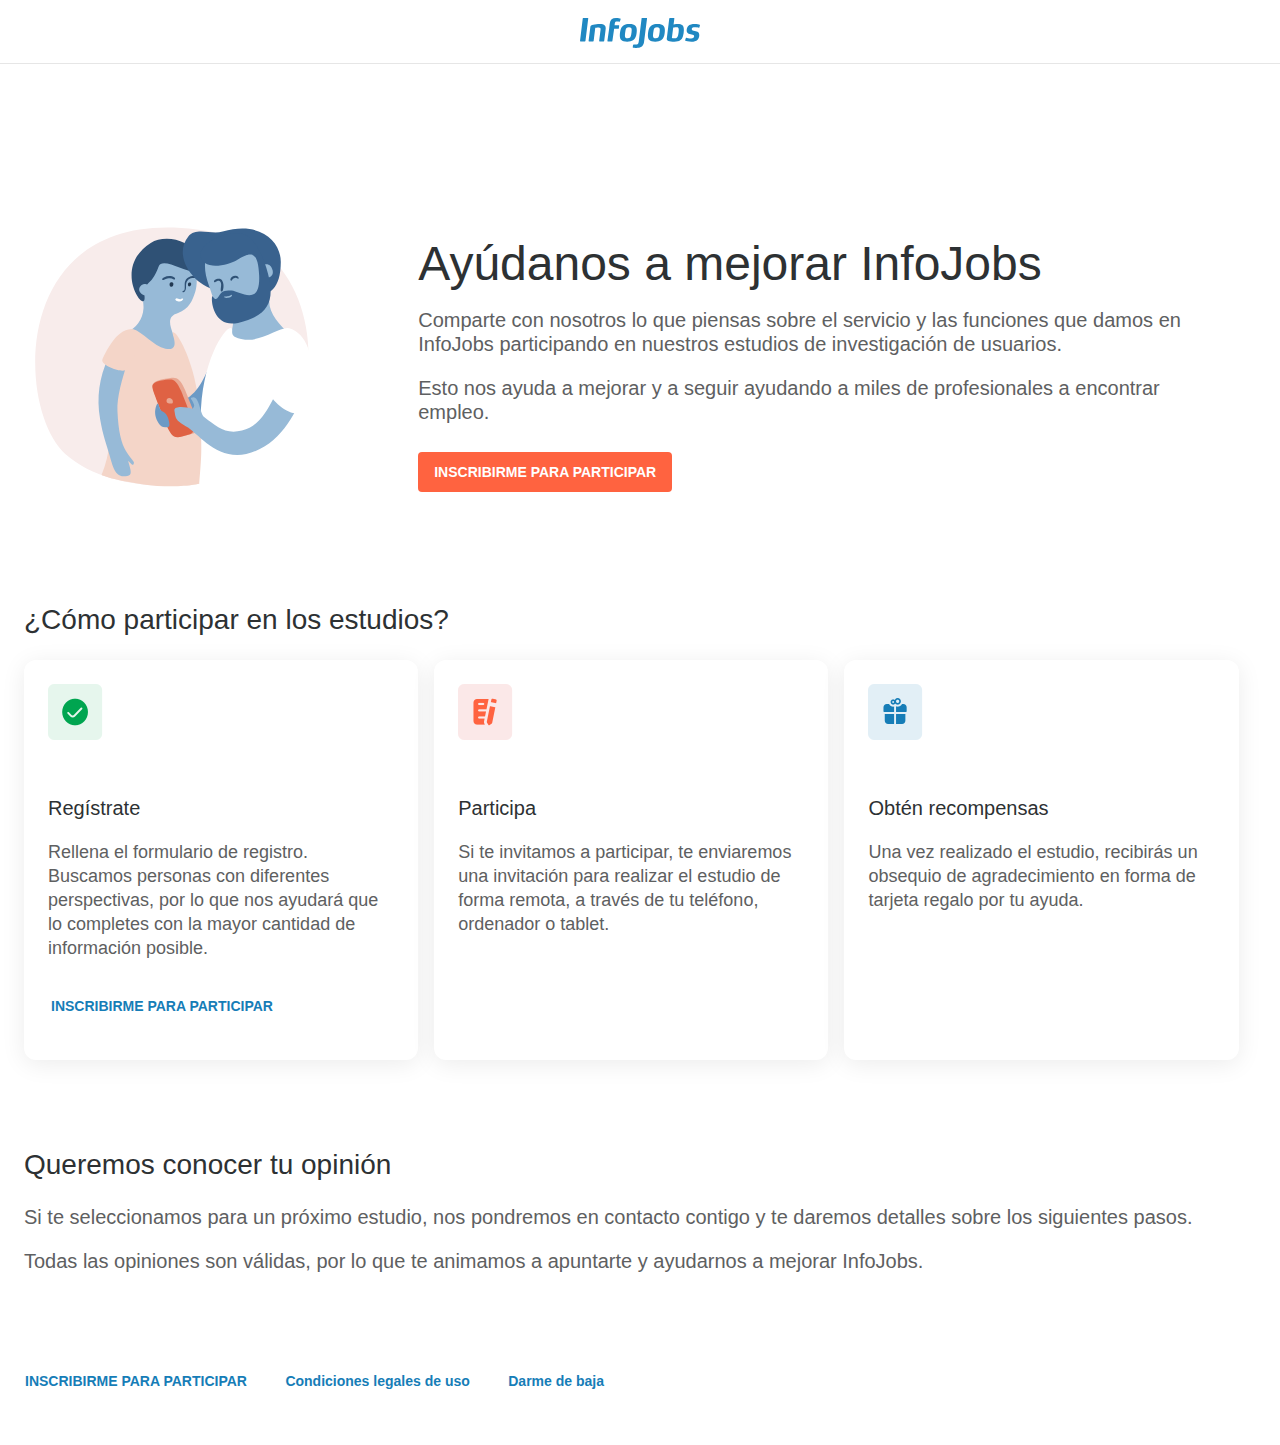
<file: research/candidatos-participar.html>
﻿<!DOCTYPE html>
<html xmlns="http://www.w3.org/1999/xhtml">
<meta charset="UTF-8">
<head>
    <meta name="viewport" content="width=device-width, initial-scale=1.0, maximum-scale=1.0, user-scalable=no" />
  <script src="resources/lottie.js" type="text/javascript"></script>
  <link rel="stylesheet" type="text/css" href="resources/style.css">
  <script
  src="https://code.jquery.com/jquery-1.12.4.min.js"
  integrity="sha256-ZosEbRLbNQzLpnKIkEdrPv7lOy9C27hHQ+Xp8a4MxAQ="
  crossorigin="anonymous"></script>
  <title>Ayúdanos a mejorar InfoJobs</title>
  <link rel="icon" type="image/x-icon" href="resources/favicon.ico">
</head>
<body>
    <div class="header">
        <a onclick="document.location='infojobs-research.html'">
        <img class="header-logo" src="resources/ij-logo-default.svg" alt="InfoJobs">
        </a>
    </div>
    <div class="content anim FU">
        <section id="section" class="section p-20 first-section row">
            <div class="col-4 lottie-ilustration">
                <div class="col-child">
                    <div class="lottie-onboarding" id="onboarding-1" alt="dos personas miran un móvil"></div>
                </div>
            </div>
            <div class="col-8" style="margin-top:32px;">
                <div class="col-child">
                    <h1 class="heading-1">Ayúdanos a mejorar InfoJobs</h1>
                    <p class="body-1" style="padding-right:24px;">
                        Comparte con nosotros lo que piensas sobre el servicio y las funciones que damos en InfoJobs participando en nuestros estudios de investigación de usuarios.
                    </p>
                    <p class="body-1" style="padding-right:24px;">
                        Esto nos ayuda a mejorar y a seguir ayudando a miles de profesionales a encontrar empleo.
                    </p>
                    <button onclick="document.location='candidatos-alta.html'" class="button button-accent" style="margin-top:8px;">
                        <span> Inscribirme para participar </span>
                    </button>
                </div> 
            </div>
        </section>

        <section id="section" class="section p-20 row">
            <h2 class="heading-2">¿Cómo participar en los estudios?</h2>
            <div class="onbo-cell col-4 col-s-12" alt="Regístrate">
                <div class="col-child p-20">
                    <img alt="" src="resources/img-check.png" style="margin-bottom:32px;">
                    <p class="heading-3">Regístrate</p>
                    <p class="body-2">Rellena el formulario de registro. Buscamos personas con diferentes perspectivas, por lo que nos ayudará que lo completes con la mayor cantidad de información posible.</p>
                    <button onclick="document.location='candidatos-alta.html'" class="button button-flat" style="margin-top:8px;"><span> Inscribirme para participar </span></button>
                </div>
            </div>
            <div class="onbo-cell col-4 col-s-12" alt="Participa">
                <div class="col-child p-20">
                    <img alt="" src="resources/img-form.png" style="margin-bottom:32px;">
                    <p class="heading-3">Participa</p>
                    <p class="body-2">Si te invitamos a participar, te enviaremos una invitación para realizar el estudio de forma remota, a través de tu teléfono, ordenador o tablet.</p>
                </div>
            </div>
            <div class="onbo-cell col-4 col-s-12" style="margin-right:0px;" alt="Obtén recompensas">
                <div class="col-child p-20">
                    <img alt="" src="resources/img-present.png" style="margin-bottom:32px;">
                    <p class="heading-3">Obtén recompensas</p>
                    <p class="body-2">Una vez realizado el estudio, recibirás un obsequio de agradecimiento en forma de tarjeta regalo por tu ayuda.</p>
                </div>
            </div>
        </section>
        <section id="section" class="section p-20 row">
            <div class="col-child">
                <h2 class="heading-2">Queremos conocer tu opinión</h2>
                <p class="body-1" style="padding-right:24px;">
                    Si te seleccionamos para un próximo estudio, nos pondremos en contacto contigo y te daremos detalles sobre los siguientes pasos.
                </p>
                <p class="body-1" style="padding-right:24px;">
                    Todas las opiniones son válidas, por lo que te animamos a apuntarte y ayudarnos a mejorar InfoJobs.
                </p>
            </div>
        </section>
        <section id="section" class="section p-20 row">
            <div class="col-child button-link-group">
                 <button onclick="document.location='candidatos-alta.html'" class="button button-link" style="text-transform: Uppercase;"><span> Inscribirme para participar </span></button>
                 <button class="button button-link"><a onclick="document.location='candidatos-condiciones.html'"> Condiciones legales de uso </a></button>
                 <button class="button button-link"><a onclick="document.location='candidatos-baja.html'"> Darme de baja</a></button>
            </div>
        </section>
    </div>
            <script type="text/javascript">var animate = {
                    'time': 300,
                    'randMin': 1000,
                    'randMax': 1200
                };

                (function ($) {

                    function rand(min, max) {
                        return Math.floor((Math.random() * (max - min + 1)) + min);
                    }

                    var defaults = {
                        'randMin': 100,
                        'randMax': 2000,
                        'time': 1000
                    };

                    $(function () {

                        var settings = $.extend(defaults, animate);

                        $('a.animate').click(function (e) {
                            e.preventDefault();

                            var obj = $(this);
                            var time = settings.time;

                            if (obj.hasClass('rand')) {

                                time = rand(settings.randMin, settings.randMax);

                            } else {

                                var result = /time[0-9]+/.exec(obj.attr('class'));
                                if (result)
                                    time = parseInt(new String(result).replace('time', ''));

                            }

                            $('html, body').animate({
                                scrollTop: $(obj.attr('href')).offset().top
                            }, time);

                        });

                    });
                })(jQuery);</script>
            <script src="resources/onboarding-1.js" type="text/javascript"></script>

</body>
</html>
</file>
<file: css/style.css>
html,body,body,div,span,object,iframe,h1,h2,h3,h4,h5,h6,p,blockquote,pre,abbr,address,cite,code,del,dfn,em,ins,kbd,q,samp,small,strong,sub,sup,var,b,i,dl,dt,dd,ol,ul,li,fieldset,form,label,legend,table,caption,tbody,tfoot,thead,tr,th,td,article,aside,figure,footer,header,hgroup,menu,nav,section,time,mark,audio,video{margin:0;padding:0;border:0;outline:0;font-size:100%;vertical-align:baseline;background:transparent}article,aside,figure,footer,header,nav,section{display:block}*,*:before,*:after{-ms-box-sizing:border-box;-o-box-sizing:border-box;box-sizing:border-box}@font-face{font-family:'Proximanova';src:url("../fonts/proximanova-regular.eot?") format("eot"),url("../fonts/proximanova-regular.woff") format("woff"),url("../fonts/proximanova-regular.otf") format("opentype"),url("../fonts/proximanova-regular.ttf") format("truetype")}@font-face{font-family:'Proximanovalight';src:url("../fonts/proximanova-light.eot?") format("eot"),url("../fonts/proximanova-light.woff") format("woff"),url("../fonts/proximanova-light.otf") format("opentype"),url("../fonts/proximanova-light.ttf") format("truetype")}@font-face{font-family:'Proximanovabold';src:url("../fonts/proximanova-bold.eot?") format("eot"),url("../fonts/proximanova-bold.woff") format("woff"),url("../fonts/proximanova-bold.otf") format("opentype"),url("../fonts/proximanova-bold.ttf") format("truetype")}@font-face{font-family:'Proximanovasemibold';src:url("../fonts/proximanova-semibold.eot?") format("eot"),url("../fonts/proximanova-semibold.woff") format("woff"),url("../fonts/proximanova-semibold.otf") format("opentype"),url("../fonts/proximanova-semibold.ttf") format("truetype")}@font-face{font-family:'Icons';src:url("../fonts/icomoon.eot?") format("eot"),url("../fonts/icomoon.woff") format("woff"),url("../fonts/icomoon.ttf") format("truetype");font-weight:normal;font-style:normal}@font-face{font-family:'InfoJobs';src:url("../fonts/infoJobs.eot?");src:url("../fonts/InfoJobs.eot?#iefix") format("embedded-opentype"),url("../fonts/InfoJobs.woff?") format("woff"),url("../fonts/InfoJobs.ttf?") format("truetype"),url("../fonts/InfoJobs.svg?#InfoJobs") format("svg");font-weight:normal;font-style:normal}h1,h2,h3,h4,h5,h6{margin:0;font-family:"Proximanovasemibold",Helvetica,Arial,sans-serif;font-weight:bold;color:inherit;text-rendering:optimizelegibility}h1.altheader,h2.altheader,h3.altheader,h4.altheader,h5.altheader,h6.altheader{color:gray;text-transform:uppercase}h1 small,h2 small,h3 small{font-weight:normal;display:block;color:gray}.xxxlarge{font-family:'Proximanovasemibold';font-size:36px;font-size:2.25rem;line-height:39px;line-height:2.4375rem;margin-bottom:10px}.xxlarge{font-family:'Proximanovasemibold';font-size:30px;font-size:1.875rem;line-height:33px;line-height:2.0625rem;margin-bottom:10px}.xlarge{font-family:'Proximanovasemibold';font-size:25px;font-size:1.5625rem;line-height:28px;line-height:1.75rem;margin-bottom:10px}.large{font-family:'Proximanovasemibold';font-size:20px;font-size:1.25rem;line-height:23px;line-height:1.4375rem;margin-bottom:10px}.medium{font-family:'Proximanovasemibold';font-size:18px;font-size:1.125rem;line-height:21px;line-height:1.3125rem;margin-bottom:10px}p,ol,ul,dl,address{margin-bottom:1.5em;line-height:1.5em;font-size:16px;font-size:1rem;line-height:20px;line-height:1.25rem}.intro{font-weight:bold}small{font-size:12px;font-size:0.75rem;color:gray}ul,ol{margin:0 0 1.5em 0;padding:0 0 0 20px}li ul,li ol{margin:0}blockquote{margin:0 0 1.5em 0;padding-left:20px;border-left:2px solid #dedede;font-family:Georgia,Times,"Times New Roman";font-style:normal}blockquote p{font-size:18px;font-size:1.125rem;color:gray;font-style:italic}q{quotes:none;font-style:italic}blockquote p::before,blockquote p::after,q:before,q:after{content:""}cite{font-style:normal}dl,dd{margin-bottom:1.5em}dt{font-weight:bold}.dl-horizontal dt{float:left;clear:left;width:20.25%;text-align:right}.dl-horizontal dd{margin-left:22.78%}abbr[title]{border-bottom:1px dotted #dedede;cursor:help}b,strong{font-family:'Proximanovasemibold'}dfn{font-style:italic}ins{background-color:#fff;color:#262626;text-decoration:none}mark{background-color:yellow;color:#262626}pre,code,kbd,samp{font-family:"Courier New",monospace;font-size:14px;font-size:0.875rem;line-height:1.5em}pre{white-space:pre;white-space:pre-wrap;word-wrap:break-word}sub,sup{position:relative;font-size:12px;font-size:0.75rem;line-height:0;vertical-align:1.5em}sup{top:-.5em}sub{bottom:-.25em}html,body{background:#fff;height:100%;color:#fff}h1{display:none}h2,h3{line-height:1em}h2{font-family:"Proximanovabold",Helvetica,Arial,sans-serif;font-size:36px}h3{font-family:"Proximanova",Helvetica,Arial,sans-serif;font-size:18px}a{color:inherit;text-decoration:none}section{position:fixed;width:50%;height:100%;bottom:0;top:0}section.left{left:0;right:50%}section.left article{right:10px}section.right{right:0;left:50%}section.right article{left:10px}article{bottom:20px;top:20px;right:20px;left:20px;position:absolute;text-align:center;overflow:hidden}article.top,article.bottom{height:auto}article.top{bottom:50%;top:20px;margin-bottom:10px}article.bottom{top:50%;bottom:20px;margin-top:10px}article:after,article .vertical{content:'';display:inline-block;vertical-align:middle;height:100%}article .vertical{height:auto;position:relative;z-index:10}article .background,article .overlay-color,article .overlay{position:absolute;top:0;right:0;left:0;bottom:0;width:100%;height:100%;-webkit-transition:0.34s;transition:0.34s}article .overlay{background:rgba(0,0,0,0.5)}article .overlay-color{opacity:0;background-image:url("../images/gradiant.png");background-size:100% 100%;background-image:-webkit-gradient(linear, 0 0, 0 100%, from(#00a550), to(#2088c2));background-image:-webkit-linear-gradient(top, #00a550, #2088c2);background-image:linear-gradient(top, #00a550, #2088c2);background-repeat:repeat-x}article .background{background-position:50%;background-size:cover;-webkit-transform:scale(1.2);-ms-transform:scale(1.2);transform:scale(1.2)}article.brand .background{background-image:url("../images/brand.jpg")}article.mikado .background{background-image:url("../images/mikado.jpg")}article.rubik .background{background-image:url("../images/rubik.jpg")}article:hover .overlay-color{opacity:0.5}article:hover .background{-webkit-transform:scale(1);-ms-transform:scale(1);transform:scale(1)}@media all and (orientation: portrait) and (max-width: 680px){section.left,section.right{position:static;height:auto}section.left article,section.right article{left:20px;right:20px;bottom:auto;margin:10px 0px;z-index:4}section.left article.brand,section.right article.brand{top:0%;bottom:66.66667%;margin-top:20px}section.left article.mikado,section.right article.mikado{top:33.33333%;bottom:33.33333%}section.left article.rubik,section.right article.rubik{top:66.66667%;bottom:0%;margin-bottom:20px}}@media all and (max-width: 680px){section.left article{right:5px}section.right article{left:5px}article{bottom:10px;top:10px;right:10px;left:10px}article.top{top:10px;margin-bottom:5px}article.bottom{bottom:10px;margin-top:5px}}@media all and (orientation: portrait) and (max-width: 680px){section.left article,section.right article{left:10px;right:10px;margin:5px 0px}section.left article.brand,section.right article.brand{margin-top:10px}section.left article.rubik,section.right article.rubik{margin-bottom:10px}}

/*# sourceMappingURL=style.css.map */
</file>
<file: resources/style.css>
/* GENERAL */

html {
background: #ffffff;
}

body{
  margin: 0;
  font-family: -apple-system, BlinkMacSystemFont, "Segoe UI", Roboto, Helvetica, Arial, sans-serif, "Apple Color Emoji", "Segoe UI Emoji", "Segoe UI Symbol" !important;
  -webkit-font-smoothing: antialiased;
  -moz-osx-font-smoothing: grayscale;
}

div{
    margin: 0;
    padding: 0;
    border: 0;
    font-size: 100%;
    font: inherit;
    vertical-align: baseline;
    -webkit-box-sizing: border-box;
    -moz-box-sizing: border-box;
    box-sizing: border-box;
}

b {
    font-weight: 600;
}

/* BREAKPOINTS */

[class*="col-"] {
    width: 100%;
    float: none;
}
@media only screen and (min-width: 800px) {

    [class*="col-"] { float: left;}

  .col-s-1 {width: 8.33%;}
  .col-s-2 {width: 16.66%;}
  .col-s-3 {width: 25%;}
  .col-s-4 {width: 32%;}
  .col-s-5 {width: 41.66%;}
  .col-s-6 {width: 50%;}
  .col-s-7 {width: 58.33%;}
  .col-s-8 {width: 66.66%;}
  .col-s-9 {width: 75%;}
  .col-s-10 {width: 83.33%;}
  .col-s-11 {width: 91.66%;}
  .col-s-12 {width: 100%;}
}

@media only screen and (min-width: 900px) {

    [class*="col-"] { float: left;}

    .col-1 {width: 8.33%;}
    .col-2 {width: 16.66%;}
    .col-3 {width: 25%;}
    .col-4 {width: 32%;}
    .col-5 {width: 41.66%;}
    .col-6 {width: 50%;}
    .col-7 {width: 58.33%;}
    .col-8 {width: 66.66%;}
    .col-9 {width: 75%;}
    .col-10 {width: 83.33%;}
    .col-11 {width: 91.66%;}
    .col-12 {width: 100%;}
}


/* TEXT STYLES */

.heading-1 {
  font-size: 3em;
  font-weight: 500;
  font-style: normal;
  font-stretch: normal;
  line-height: 1;
  letter-spacing: normal;
  text-align: left;
  color: #2d3133;
  margin: 0;
}

.heading-2 {
  font-size: 28px;
  font-weight: 500;
  font-style: normal;
  font-stretch: normal;
  line-height: 34px;
  letter-spacing: normal;
  text-align: left;
  color: #2d3133;
} 

.heading-3 {
  font-size: 20px;
  font-weight: 500;
  font-style: normal;
  font-stretch: normal;
  line-height: 24px;
  letter-spacing: normal;
  text-align: left;
  color: #2d3133;
} 


.body-1 {
  font-size: 20px;
  font-weight: 300;
  font-style: normal;
  font-stretch: normal;
  line-height: 24px;
  letter-spacing: normal;
  text-align: left;
  color: #5E6061;
} 

.body-2 {
  font-size: 18px;
  font-weight: 300;
  font-style: normal;
  font-stretch: normal;
  line-height: 24px;
  letter-spacing: normal;
  text-align: left;
  color: #5E6061;
} 

.onbo-cell{
  margin-right: 16px;
}

.onbo-elevation{
  background-color: #fff;
  border-radius: 12px;
  box-shadow: 0 4px 24px 0 rgb(22, 125, 183, 0.08);
  min-height: auto;
    overflow: hidden;
}


.tabcontent {
  display: none;
  padding: 6px 12px;
  border: none;
  border-top: none;
}

.tabgroup{
    position: relative;
    margin: 16px auto 24px;
    display: flex;
    padding: 0px;
    border-bottom: 1px solid #CCC;
    box-sizing: border-box;
    overflow: hidden;
}


.tablink {
  background-color: inherit;
  float: left;
  width: 100%;
  outline: none;
  padding: 16px;
  transition: 0.3s;
  font-size: 16px;
  display: block;
    color: #5E6061;
    text-transform: uppercase;
    background-color: white !important;
    border: none;
    font-weight: 600;
    border-bottom: 4px solid white;
}


.tablink:hover {
    background-color: white !important;
    color:#167DB7 !important;
    cursor: pointer !important;
    border-bottom: 4px solid white;
}


.isOpen {
    background-color: white !important;
    color:#167DB7 !important;
    cursor: pointer !important;
    border-bottom: 4px solid #167DB7 !important;
}

/* ONBOARDING */

#lottie{
    background-color:#fff;
    width:100%;
    height:100%;
    display:block;
    overflow: hidden;
    transform: translate3d(0,0,0);
    text-align: center;
    opacity: 1;
}

.lottie-onboarding {
  width: 300px;
  margin: 0 auto;
  margin-left: 0;
}

.container {
    max-width: 970px;
    margin: 0 auto;
}

.content {
  background-color: #ffffff;
  max-width: 1280px;
  margin: 0 auto;
  height: 100%;
  width: 100%;
  border: none;
  padding: 0;
  margin-top: 80px;
}


.section {
  margin: 0 auto;
  height: auto;
  max-width: 1280px;
  display: block;
  border: none;
}


.menu-section {
  margin: 0 auto;
  height: 100%;
  max-height: 100%;
  border: none;
  z-index: 200;
  overflow: hidden;
}
.menu-section .onboarding-content{
  top:0;
  height: auto;
  margin: 100px auto;
  overflow: hidden;
}


/* SECTIONS PAGES */

.section {
  margin: 0 auto;
  height: 100%;
  border: none;
  background-color: #fff;
  margin-bottom: 16px;
  padding-bottom: 80px;
  max-height: 100%;
  display: inline-block;
}
.section-tab{
margin: 0 auto;
  height: 100%;
  border: none;
  background-color: #fff;
  margin-bottom: 16px;
  padding-bottom: 80px;
  max-height: 100%;
}

.sections a {
  cursor: pointer;
  color: #167db7;
  text-decoration: none;
} 

.lottie-sections-content {
  float: none;
  margin: 0 auto;
  position: relative;
  top: 50px;
}
.lottie-section {
  width: 300px;
  margin: 0 auto;
}

.sections-bg {
    width: 100%;
    padding: 0;
    overflow: hidden;
}



.sections-text{
  padding-top: 40px;
  padding-bottom: 40px;
}


.form-embed{
  width: 100%
}

/* BUTTONS */

a{
  color: #167DB7; 
  text-decoration: none;
  cursor: pointer;
}

a:hover{
  text-decoration: underline;
}

.button {
background: none;
border: 0;
cursor: pointer;
font-family: inherit;
border-radius: 4px;
border: 1px solid;
font-size: 14px;
font-weight: 600;
height: 40px;
line-height: normal;
outline: 0;
padding: 0 16px;
text-decoration: none;
text-transform: uppercase;
white-space: nowrap;
width: auto;
}

.button-accent{
background: #ff6340;
border: none;
color: #fff;
text-decoration-line: none;
}

.button-flat{
background: #ffffff;
border-color: #ffffff;
color: #167DB7;
text-decoration-line: none;
padding: 0 2px;
}
.button-link{
background: transparent;
border-color: transparent;
color: #167DB7;
text-decoration-line: none;
padding: 0;
text-transform: none;
margin-right: 32px;
margin-left: 0;
display: inline-block;
}

.button-accent:hover{
background: #F43E1C;
-webkit-transition: all 0.3s ease-in-out;
-moz-transition: all 0.3s ease-in-out;
-o-transition: all 0.3s ease-in-out;
}

.button-flat:hover{
text-decoration: underline;
}
.button-link:hover{
text-decoration: underline;
}

.header{
  border-bottom: 1px solid #e6e6e6;
  background-color: white;
  width: 100%;
  height: 64px;
}

.header-logo{
  position: relative;
  margin: 0 auto;
  width: auto;
  height: 24px;
  display: block;
  padding-top: 22px;
}

.footer{
    background-color: #F3F9FB;
    padding: 24px;
}

.footer-content{
    position: relative;
  margin: 0 auto;
  width: fit-content;
  height: auto;
  display: block;
  background-color: transparent;

}

/* MEDIA QUERIES */
@media only screen and (max-width: 1000px) {
  .menu-link{width: 44%; margin-right: 20px; height: 340px;}
}

@media only screen and (max-width: 800px) {
  .onboarding-content{top: 0;}
  .p-20{padding: 24px;}
  .onboarding-section{height: auto; padding-top: 20px;}
  .onboarding-content{height: 100%; margin: 40px auto;}
  .p-t-40{padding-top: 0px;}
  .menu-link {background-color: #E7F1F7; border-radius: 8px; margin-top: 20px; display: block; height: 100%; width: 80vw;}
  .heading-3-link {color: #167db7;}
  .sections{height: 100%;}
  .nav-sections{margin-bottom: 24px;}
  .p-20{padding: 0px;}
  .content{margin-top: 40px;}
  .onbo-cell{margin-right: 0px; margin-bottom: 16px; min-height: auto;}
  .lottie-onboarding {margin: 0 auto;}
  .button-link {margin-left: 0; margin-bottom: 8px;}
  .button-link-group {display: table-caption;}
  .heading-1 {font-size: 2.5em;}
    .tabgroup{padding: 0px; margin: 0 auto;}
    .tablink{padding: 16px 8px;}
}

@media only screen and (max-width: 900px) {
  .onboarding-section{ margin: 0 auto; width: 100vw;}
  .sections{ margin: 0 auto; width: 100vw;}
  .button-sticky{ display: none !important;}
  .p-20{padding: 24px;}
  .onboarding-section{height: auto; padding-top: 20px;}
  .p-t-40{padding-top: 0px;}
  .menu-link {background-color: #E7F1F7; border-radius: 8px; margin-top: 20px; display: block; text-decoration: none;}
  .heading-3-link {color: #167db7;}
  .onbo-cell{margin-right: 0px; margin-bottom: 16px; min-height: auto;}
}

@media only screen and (max-width: 1200px) {
  .menu-link {height: 340px !important;}
}



/* GENERAL */

.middle-position{
  vertical-align: middle;
  position: relative;
  top: 25vh;
}

.row{
  clear: both;
  position: relative;
}

.center{
  margin: 0 auto;
  float: none;
}

.p-20{
  padding: 24px;
}
.p-t-40{
  padding-top: 40px;
}
.p-t-16{
  padding-top: 16px;
}
.p-40{
  padding: 40px;
}
.mt-40{
  margin-top: 40px;
}
.mb-80{
  margin-bottom: 80px;
}


/* ANIMATION */

.anim { 
    -webkit-animation-duration: .8s; 
    animation-duration: .8s; 
    -webkit-animation-fill-mode: both; 
    animation-fill-mode: both; 
    -webkit-animation-timing-function: ease-in-out; 
    animation-timing-function: ease-in-out; 
} 

@-webkit-keyframes FL { 
    0% { 
        opacity: 0; 
        -webkit-transform: translateX(-30px); 
    } 
    100% { 
        opacity: 1; 
        -webkit-transform: translateX(0); 
    } 
} 

@keyframes FL { 
    0% { 
        opacity: 0; 
        transform: translateX(-30px); 
    } 
    100% { 
        opacity: 1; 
        transform: translateX(0); 
    } 
} 

.FL { 
    -webkit-animation-name: FL; 
    animation-name: FL; 
}


@-webkit-keyframes FR { 
    0% { 
        opacity: 0; 
        -webkit-transform: translateX(30px); 
    } 
    100% { 
        opacity: 1; 
        -webkit-transform: translateX(0); 
    } 
} 

@keyframes FR { 
    0% { 
        opacity: 0; 
        transform: translateX(30px); 
    } 
    100% { 
        opacity: 1; 
        transform: translateX(0); 
    } 
} 

.FR { 
    -webkit-animation-name: FR; 
    animation-name: FR; 
}


@-webkit-keyframes FU { 
    0% { 
        opacity: 0; 
        -webkit-transform: translateY(20px); 
    } 
    100% { 
        opacity: 1; 
        -webkit-transform: translateY(0); 
    } 
} 

@keyframes FU { 
    0% { 
        opacity: 0; 
        transform: translateY(20px); 
    } 
    100% { 
        opacity: 1; 
        transform: translateY(0); 
    } 
} 

.FU { 
    -webkit-animation-name: FU; 
    animation-name: FU; 
}

@-webkit-keyframes FO { 
    0% { 
        opacity: 0; 
    } 
    100% { 
        opacity: 1; 
    } 
} 

@keyframes FO { 
    0% { 
        opacity: 0; 
    } 
    100% { 
        opacity: 1; 
    } 
} 

.FO { 
    -webkit-animation-name: FO; 
    animation-name: FO; 
}
</file>
<file: research/resources/style.css>
/* GENERAL */

html {
background: #ffffff;
}

body{
  margin: 0;
  font-family: -apple-system, BlinkMacSystemFont, "Segoe UI", Roboto, Helvetica, Arial, sans-serif, "Apple Color Emoji", "Segoe UI Emoji", "Segoe UI Symbol" !important;
  -webkit-font-smoothing: antialiased;
  -moz-osx-font-smoothing: grayscale;
}

div{
    margin: 0;
    padding: 0;
    border: 0;
    font-size: 100%;
    font: inherit;
    vertical-align: baseline;
    -webkit-box-sizing: border-box;
    -moz-box-sizing: border-box;
    box-sizing: border-box;
}

b {
    font-weight: 600;
}

/* BREAKPOINTS */

[class*="col-"] {
    width: 100%;
    float: none;
}
@media only screen and (min-width: 800px) {

    [class*="col-"] { float: left;}

  .col-s-1 {width: 8.33%;}
  .col-s-2 {width: 16.66%;}
  .col-s-3 {width: 25%;}
  .col-s-4 {width: 32%;}
  .col-s-5 {width: 41.66%;}
  .col-s-6 {width: 50%;}
  .col-s-7 {width: 58.33%;}
  .col-s-8 {width: 66.66%;}
  .col-s-9 {width: 75%;}
  .col-s-10 {width: 83.33%;}
  .col-s-11 {width: 91.66%;}
  .col-s-12 {width: 100%;}
}

@media only screen and (min-width: 900px) {

    [class*="col-"] { float: left;}

    .col-1 {width: 8.33%;}
    .col-2 {width: 16.66%;}
    .col-3 {width: 25%;}
    .col-4 {width: 32%;}
    .col-5 {width: 41.66%;}
    .col-6 {width: 50%;}
    .col-7 {width: 58.33%;}
    .col-8 {width: 66.66%;}
    .col-9 {width: 75%;}
    .col-10 {width: 83.33%;}
    .col-11 {width: 91.66%;}
    .col-12 {width: 100%;}
}


/* TEXT STYLES */

.heading-1 {
  font-size: 3em;
  font-weight: 500;
  font-style: normal;
  font-stretch: normal;
  line-height: 1;
  letter-spacing: normal;
  text-align: left;
  color: #2d3133;
  margin: 0;
}

.heading-2 {
  font-size: 28px;
  font-weight: 500;
  font-style: normal;
  font-stretch: normal;
  line-height: 34px;
  letter-spacing: normal;
  text-align: left;
  color: #2d3133;
} 

.heading-3 {
  font-size: 20px;
  font-weight: 500;
  font-style: normal;
  font-stretch: normal;
  line-height: 24px;
  letter-spacing: normal;
  text-align: left;
  color: #2d3133;
} 


.body-1 {
  font-size: 20px;
  font-weight: 300;
  font-style: normal;
  font-stretch: normal;
  line-height: 24px;
  letter-spacing: normal;
  text-align: left;
  color: #5E6061;
} 

.body-2 {
  font-size: 18px;
  font-weight: 300;
  font-style: normal;
  font-stretch: normal;
  line-height: 24px;
  letter-spacing: normal;
  text-align: left;
  color: #5E6061;
} 

.onbo-cell{
  background-color: #fff;
  border-radius: 12px;
  box-shadow: 0 4px 24px 0 rgb(0 0 0 / 8%);
  margin-right: 16px;
  min-height: 400px;
}



/* ONBOARDING */

#lottie{
    background-color:#fff;
    width:100%;
    height:100%;
    display:block;
    overflow: hidden;
    transform: translate3d(0,0,0);
    text-align: center;
    opacity: 1;
}

.lottie-onboarding {
  width: 300px;
  margin: 0 auto;
  margin-left: 0;
}

.container {
    max-width: 970px;
    margin: 0 auto;
}

.content {
  background-color: #ffffff;
  max-width: 1280px;
  margin: 0 auto;
  height: 100%;
  width: 100%;
  border: none;
  padding: 0;
  margin-top: 120px;
}


.section {
  margin: 0 auto;
  height: auto;
  max-width: 1280px;
  display: block;
  border: none;
}


.menu-section {
  margin: 0 auto;
  height: 100%;
  max-height: 100%;
  border: none;
  z-index: 200;
  overflow: hidden;
}
.menu-section .onboarding-content{
  top:0;
  height: auto;
  margin: 100px auto;
  overflow: hidden;
}


/* SECTIONS PAGES */

.section {
  margin: 0 auto;
  height: 100%;
  border: none;
  background-color: #fff;
  margin-bottom: 16px;
  padding-bottom: 80px;
  max-height: 100%;
  display: inline-block;
}

.sections a {
  cursor: pointer;
  color: #167db7;
  text-decoration: none;
} 

.lottie-sections-content {
  float: none;
  margin: 0 auto;
  position: relative;
  top: 50px;
}
.lottie-section {
  width: 300px;
  margin: 0 auto;
}

.sections-bg {
    width: 100%;
    padding: 0;
    overflow: hidden;
}



.sections-text{
  padding-top: 40px;
  padding-bottom: 40px;
}

.form-embed{
  width: 100%
}

/* BUTTONS */

a{
  color: #167DB7; 
  text-decoration: none;
  cursor: pointer;
}

a:hover{
  text-decoration: underline;
}

.button {
background: none;
border: 0;
cursor: pointer;
font-family: inherit;
border-radius: 4px;
border: 1px solid;
font-size: 14px;
font-weight: 600;
height: 40px;
line-height: normal;
outline: 0;
padding: 0 16px;
text-decoration: none;
text-transform: uppercase;
white-space: nowrap;
width: auto;
}

.button-accent{
background: #ff6340;
border: none;
color: #fff;
text-decoration-line: none;
}

.button-flat{
background: #ffffff;
border-color: #ffffff;
color: #167DB7;
text-decoration-line: none;
padding: 0 2px;
}
.button-link{
background: #ffffff;
border-color: #ffffff;
color: #167DB7;
text-decoration-line: none;
padding: 0;
text-transform: none;
margin-right: 32px;
margin-left: 0;
display: inline-block;
}

.button-accent:hover{
background: #F43E1C;
-webkit-transition: all 0.3s ease-in-out;
-moz-transition: all 0.3s ease-in-out;
-o-transition: all 0.3s ease-in-out;
}

.button-flat:hover{
text-decoration: underline;
}
.button-link:hover{
text-decoration: underline;
}

.header{
  border-bottom: 1px solid #e6e6e6;
  background-color: white;
  width: 100%;
  height: 64px;
}

.header-logo{
  position: relative;
  margin: 0 auto;
  width: 120px;
  display: block;
  padding-top: 18px;
}


/* MEDIA QUERIES */
@media only screen and (max-width: 1000px) {
  .menu-link{width: 44%; margin-right: 20px; height: 340px;}
}

@media only screen and (max-width: 800px) {
  .onboarding-content{top: 0;}
  .p-20{padding: 24px;}
  .onboarding-section{height: auto; padding-top: 20px;}
  .onboarding-content{height: 100%; margin: 40px auto;}
  .p-t-40{padding-top: 0px;}
  .menu-link {background-color: #E7F1F7; border-radius: 8px; margin-top: 20px; display: block; height: 100%; width: 80vw;}
  .heading-3-link {color: #167db7;}
  .sections{height: 100%;}
  .nav-sections{margin-bottom: 24px;}
  .p-20{padding: 0px;}
  .content{margin-top: 40px;}
  .onbo-cell{margin-right: 0px; margin-bottom: 16px; min-height: auto;}
  .lottie-onboarding {margin: 0 auto;}
  .button-link {margin-left: 0; margin-bottom: 8px;}
  .button-link-group {display: table-caption;}
}

@media only screen and (max-width: 900px) {
  .onboarding-section{ margin: 0 auto; width: 100vw;}
  .sections{ margin: 0 auto; width: 100vw;}
  .button-sticky{ display: none !important;}
  .p-20{padding: 24px;}
  .onboarding-section{height: auto; padding-top: 20px;}
  .p-t-40{padding-top: 0px;}
  .menu-link {background-color: #E7F1F7; border-radius: 8px; margin-top: 20px; display: block; text-decoration: none;}
  .heading-3-link {color: #167db7;}
  .onbo-cell{margin-right: 0px; margin-bottom: 16px; min-height: auto;}
}

@media only screen and (max-width: 1200px) {
  .menu-link {height: 340px !important;}
}



/* GENERAL */

.middle-position{
  vertical-align: middle;
  position: relative;
  top: 25vh;
}

.row{
  clear: both;
  position: relative;
}

.center{
  margin: 0 auto;
  float: none;
}

.p-20{
  padding: 24px;
}
.p-t-40{
  padding-top: 40px;
}
.p-40{
  padding: 40px;
}
.mt-40{
  margin-top: 40px;
}

/* ANIMATION */

.anim { 
    -webkit-animation-duration: .8s; 
    animation-duration: .8s; 
    -webkit-animation-fill-mode: both; 
    animation-fill-mode: both; 
    -webkit-animation-timing-function: ease-in-out; 
    animation-timing-function: ease-in-out; 
} 

@-webkit-keyframes FL { 
    0% { 
        opacity: 0; 
        -webkit-transform: translateX(-30px); 
    } 
    100% { 
        opacity: 1; 
        -webkit-transform: translateX(0); 
    } 
} 

@keyframes FL { 
    0% { 
        opacity: 0; 
        transform: translateX(-30px); 
    } 
    100% { 
        opacity: 1; 
        transform: translateX(0); 
    } 
} 

.FL { 
    -webkit-animation-name: FL; 
    animation-name: FL; 
}


@-webkit-keyframes FR { 
    0% { 
        opacity: 0; 
        -webkit-transform: translateX(30px); 
    } 
    100% { 
        opacity: 1; 
        -webkit-transform: translateX(0); 
    } 
} 

@keyframes FR { 
    0% { 
        opacity: 0; 
        transform: translateX(30px); 
    } 
    100% { 
        opacity: 1; 
        transform: translateX(0); 
    } 
} 

.FR { 
    -webkit-animation-name: FR; 
    animation-name: FR; 
}


@-webkit-keyframes FU { 
    0% { 
        opacity: 0; 
        -webkit-transform: translateY(20px); 
    } 
    100% { 
        opacity: 1; 
        -webkit-transform: translateY(0); 
    } 
} 

@keyframes FU { 
    0% { 
        opacity: 0; 
        transform: translateY(20px); 
    } 
    100% { 
        opacity: 1; 
        transform: translateY(0); 
    } 
} 

.FU { 
    -webkit-animation-name: FU; 
    animation-name: FU; 
}

@-webkit-keyframes FO { 
    0% { 
        opacity: 0; 
    } 
    100% { 
        opacity: 1; 
    } 
} 

@keyframes FO { 
    0% { 
        opacity: 0; 
    } 
    100% { 
        opacity: 1; 
    } 
} 

.FO { 
    -webkit-animation-name: FO; 
    animation-name: FO; 
}
</file>
